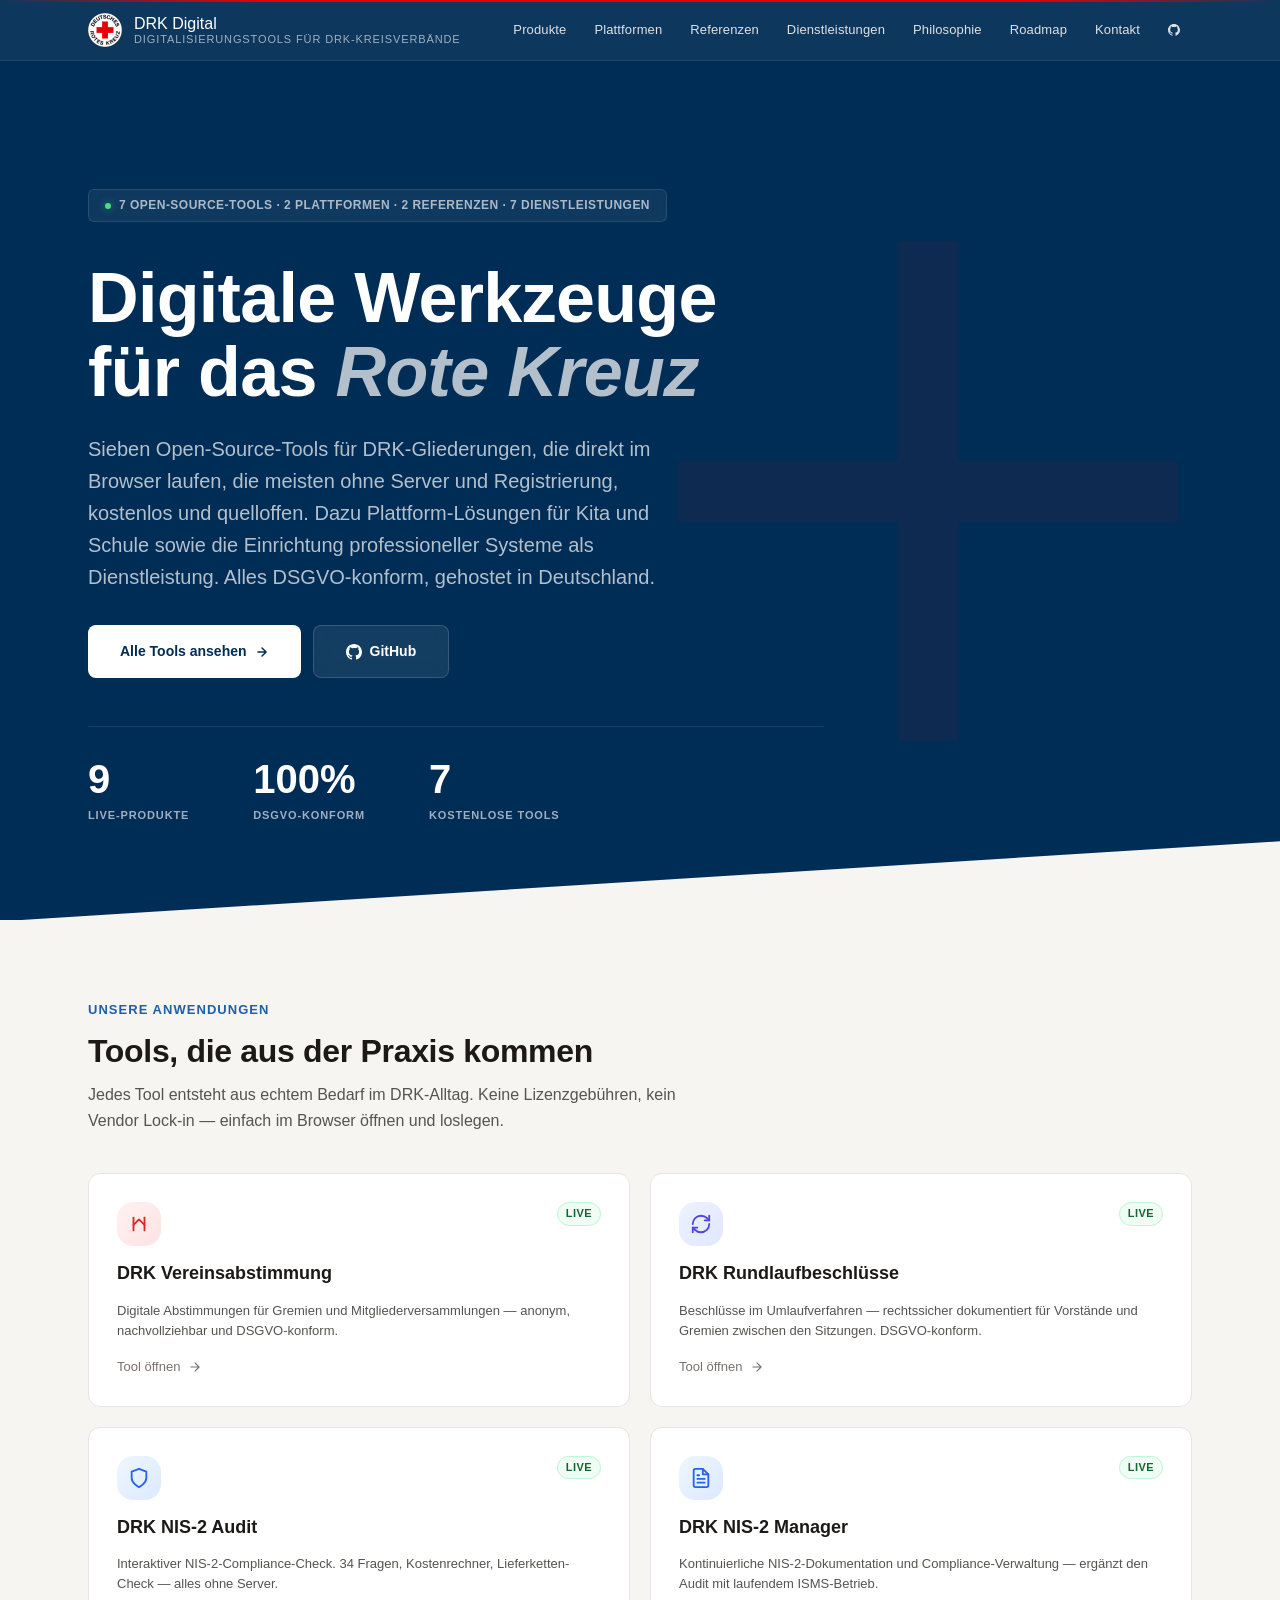
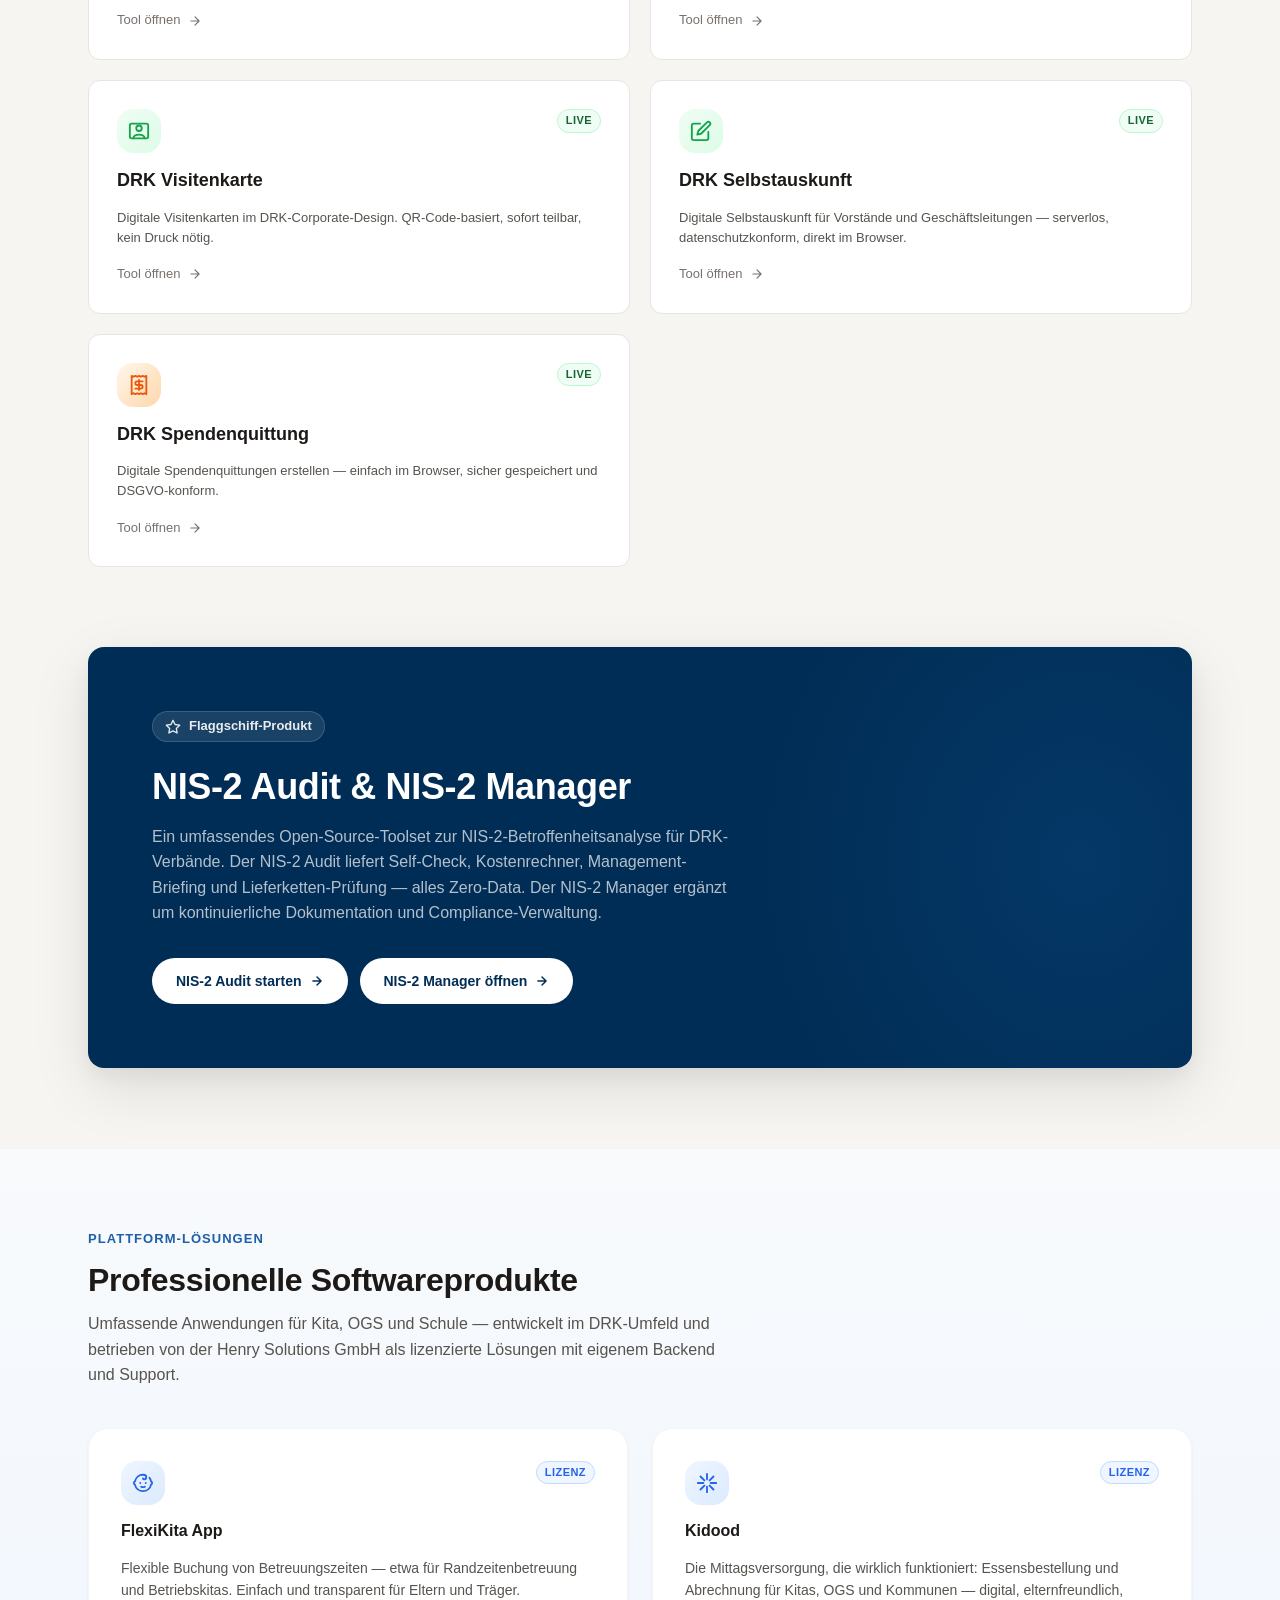
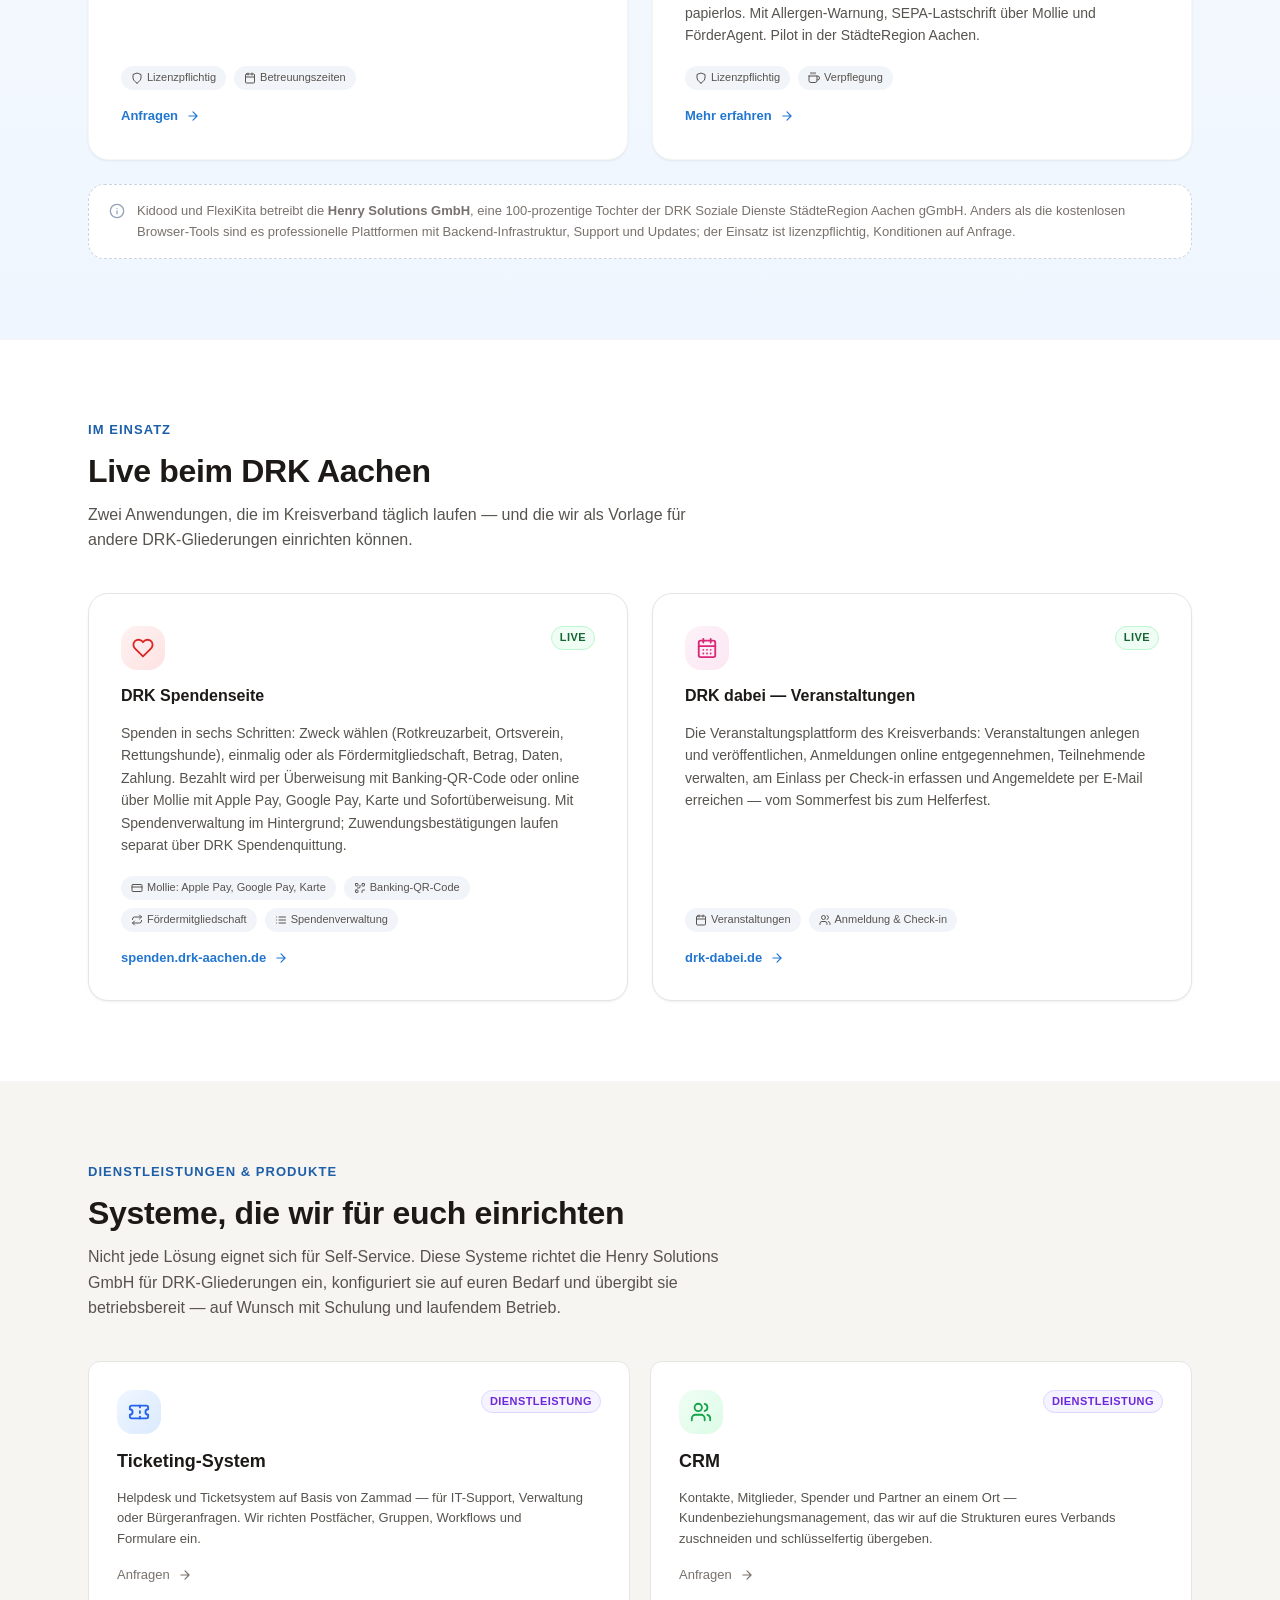
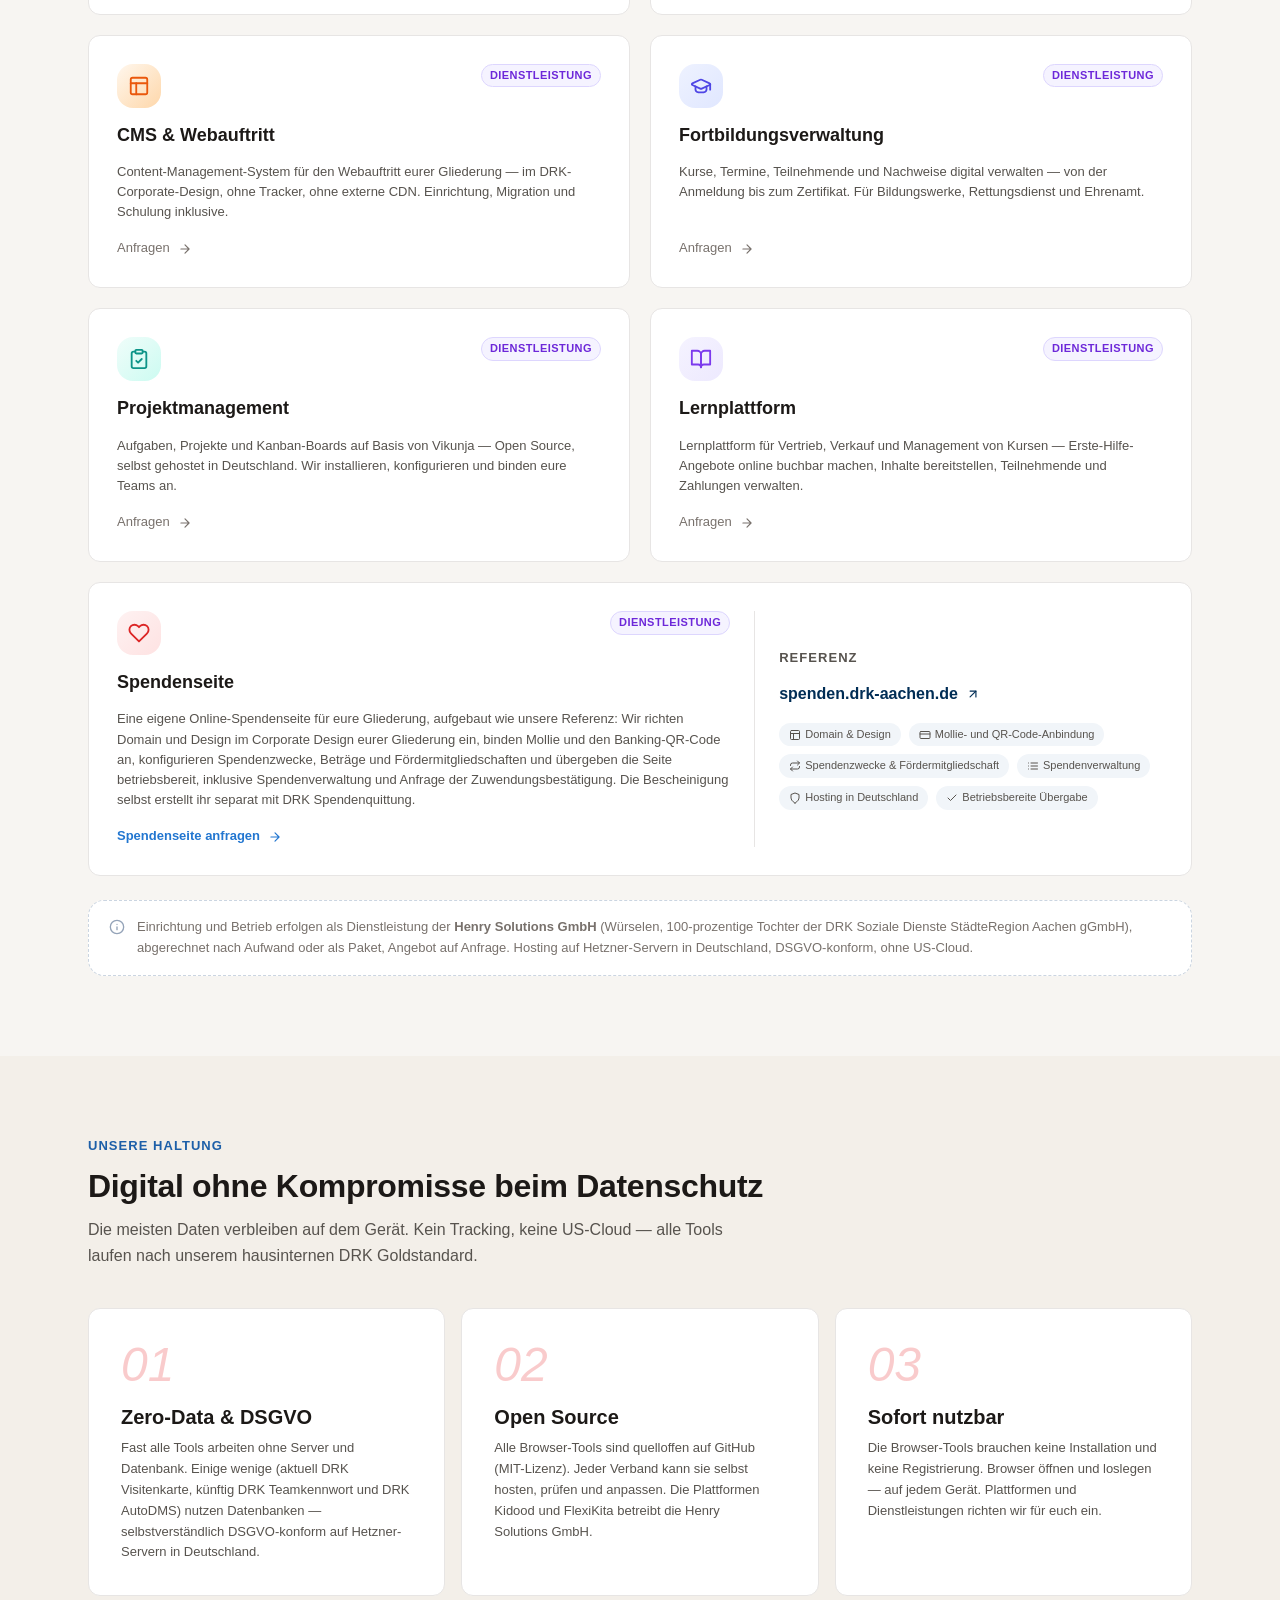
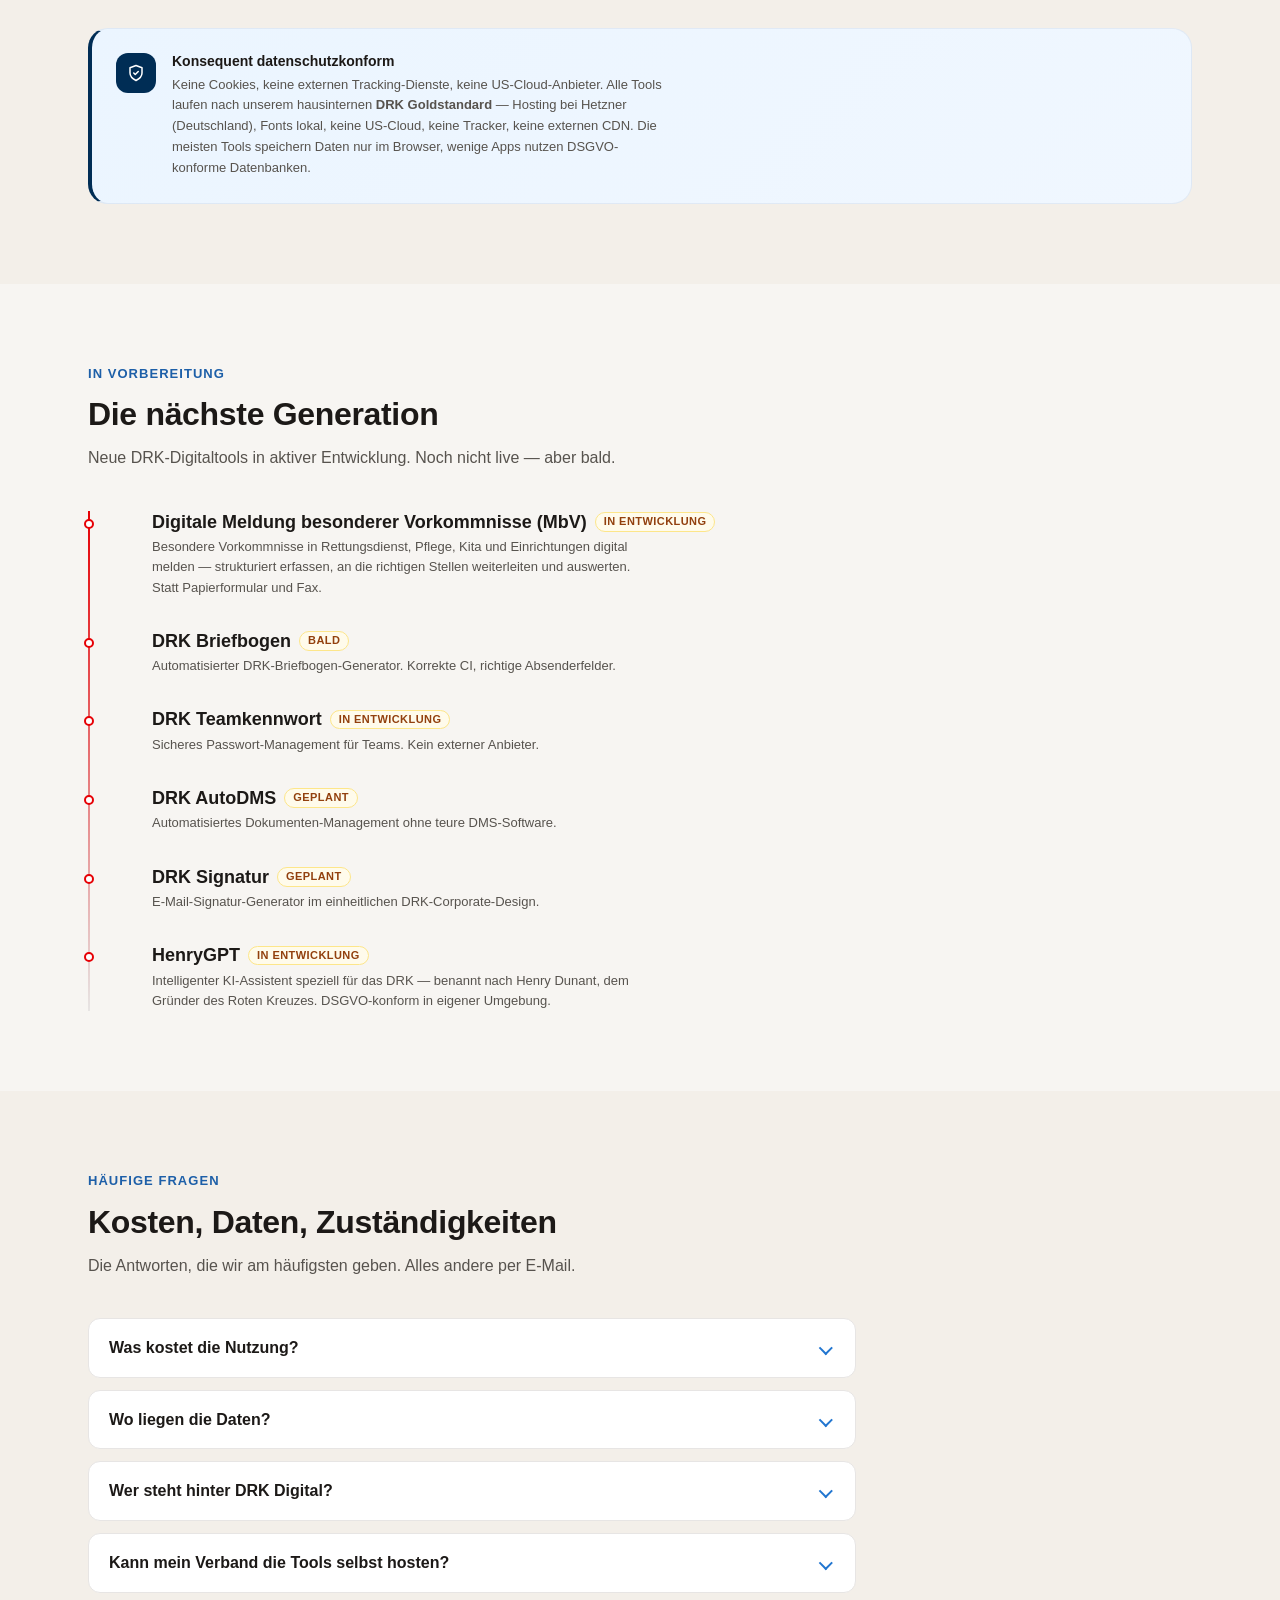
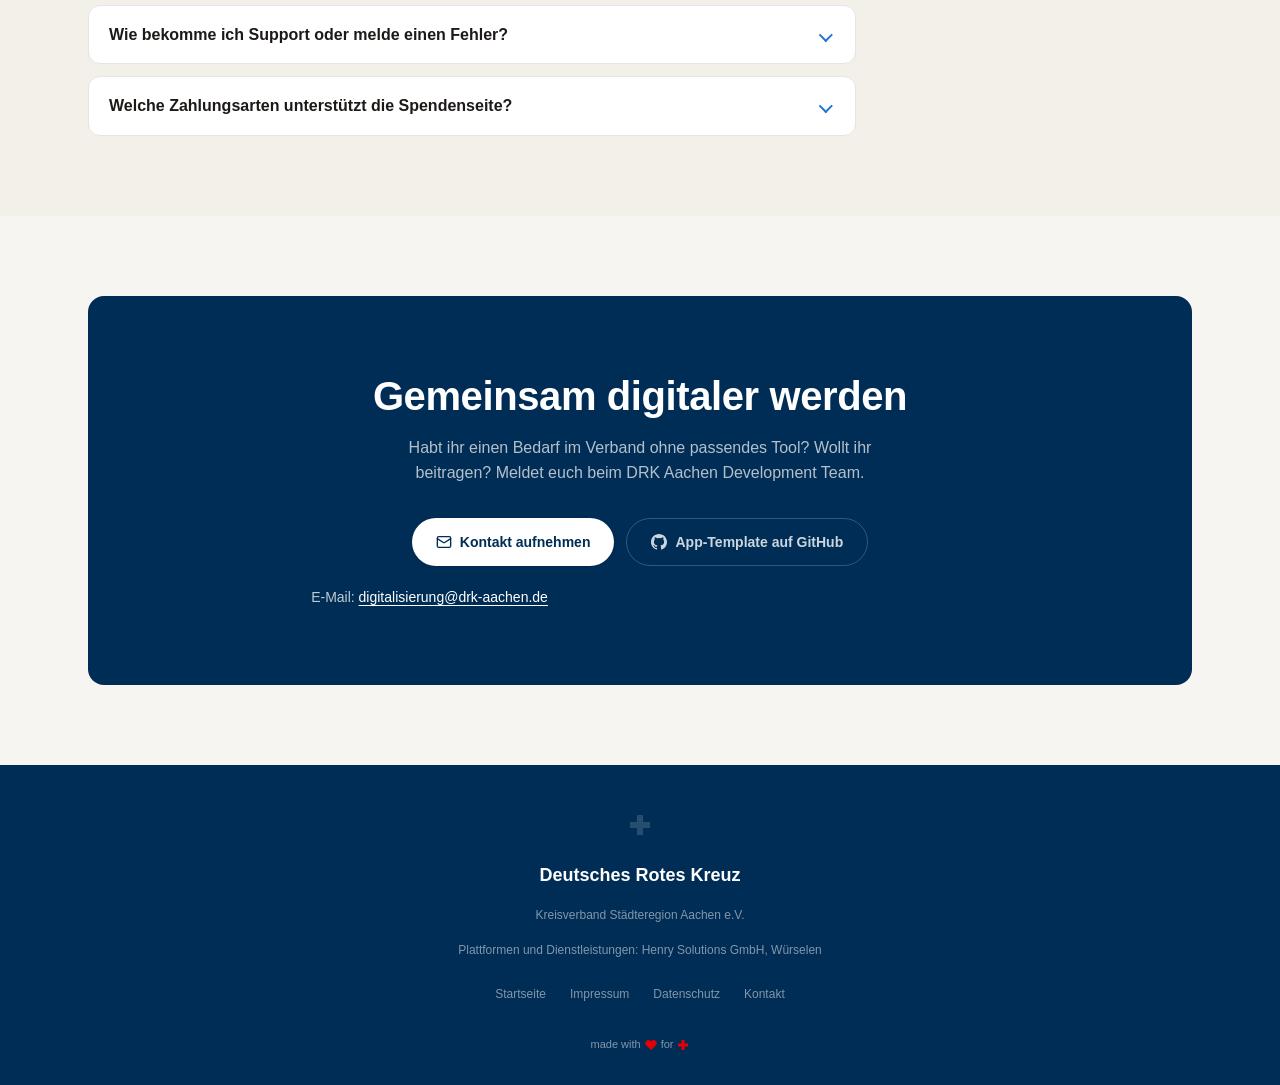
<file: index.html>
<!DOCTYPE html>
<html lang="de">
<head>
  <meta charset="UTF-8"/>
  <meta name="viewport" content="width=device-width,initial-scale=1.0"/>
  <title>DRK Digital – Tools, Plattformen & Services für das Rote Kreuz</title>
  <meta name="description" content="Open-Source-Tools für DRK-Gliederungen, Plattformen wie Kidood und Dienstleistungen von Spendenseite bis CRM. DSGVO-konform, gehostet in Deutschland."/>
  <link rel="icon" type="image/svg+xml" href="/favicon.svg"/>
  <link rel="icon" type="image/png" sizes="32x32" href="/favicon-32.png"/>
  <link rel="apple-touch-icon" sizes="180x180" href="/apple-touch-icon.png"/>
  <link rel="manifest" href="/site.webmanifest"/>

  <!-- SEO / Canonical -->
  <link rel="canonical" href="https://drk-digital.io/"/>
  <meta name="theme-color" content="#002d55"/>
  <meta name="color-scheme" content="light"/>
  <meta name="robots" content="index,follow"/>

  <!-- Open Graph -->
  <meta property="og:type" content="website"/>
  <meta property="og:site_name" content="DRK Digital"/>
  <meta property="og:locale" content="de_DE"/>
  <meta property="og:title" content="DRK Digital – Tools, Plattformen & Services für das Rote Kreuz"/>
  <meta property="og:description" content="Open-Source-Tools für DRK-Gliederungen, Plattformen wie Kidood und Dienstleistungen von Spendenseite bis CRM. DSGVO-konform, gehostet in Deutschland."/>
  <meta property="og:url" content="https://drk-digital.io/"/>
  <meta property="og:image" content="https://drk-digital.io/og-image.png"/>
  <meta property="og:image:width" content="1200"/>
  <meta property="og:image:height" content="630"/>
  <meta property="og:image:type" content="image/png"/>
  <meta property="og:image:alt" content="DRK Digital – Digitalisierungstools für das Rote Kreuz"/>

  <!-- Twitter Card -->
  <meta name="twitter:card" content="summary_large_image"/>
  <meta name="twitter:title" content="DRK Digital – Tools, Plattformen & Services für das Rote Kreuz"/>
  <meta name="twitter:description" content="Open-Source-Tools für DRK-Gliederungen, Plattformen wie Kidood und Dienstleistungen von Spendenseite bis CRM. DSGVO-konform, gehostet in Deutschland."/>
  <meta name="twitter:image" content="https://drk-digital.io/og-image.png"/>

  <!-- Structured Data -->
  <script type="application/ld+json">
  {
    "@context": "https://schema.org",
    "@graph": [
      {
        "@type": "Organization",
        "@id": "https://drk-digital.io/#organization",
        "name": "DRK-Kreisverband Städteregion Aachen e.V.",
        "url": "https://drk-digital.io/",
        "logo": "https://drk-digital.io/logo.png",
        "sameAs": [
          "https://github.com/DRKAachen",
          "https://www.drk-aachen.de/"
        ],
        "address": {
          "@type": "PostalAddress",
          "streetAddress": "Henry-Dunant-Platz 1",
          "postalCode": "52146",
          "addressLocality": "Würselen",
          "addressCountry": "DE"
        },
        "contactPoint": {
          "@type": "ContactPoint",
          "email": "digitalisierung@drk-aachen.de",
          "contactType": "customer service",
          "availableLanguage": [
            "de"
          ]
        }
      },
      {
        "@type": "Organization",
        "@id": "https://drk-digital.io/#henry-solutions",
        "name": "Henry Solutions GmbH",
        "url": "https://www.kidood.de/",
        "description": "Betreiberin der Plattform-Produkte Kidood und FlexiKita sowie der Digitalisierungs-Dienstleistungen von DRK Digital.",
        "address": {
          "@type": "PostalAddress",
          "streetAddress": "Sankt-Jobser-Straße 53",
          "postalCode": "52146",
          "addressLocality": "Würselen",
          "addressCountry": "DE"
        },
        "telephone": "+49 2405 6039-100",
        "email": "digitalisierung@drk-aachen.de",
        "parentOrganization": {
          "@type": "Organization",
          "name": "DRK Soziale Dienste StädteRegion Aachen gGmbH"
        }
      },
      {
        "@type": "WebSite",
        "@id": "https://drk-digital.io/#website",
        "url": "https://drk-digital.io/",
        "name": "DRK Digital",
        "description": "Open-Source-Tools für DRK-Gliederungen, Plattformen wie Kidood und Dienstleistungen von Spendenseite bis CRM. DSGVO-konform, gehostet in Deutschland.",
        "publisher": {
          "@id": "https://drk-digital.io/#organization"
        },
        "inLanguage": "de-DE"
      },
      {
        "@type": "ItemList",
        "@id": "https://drk-digital.io/#tools",
        "name": "Open-Source-Tools von DRK Digital",
        "itemListElement": [
          {
            "@type": "ListItem",
            "position": 1,
            "item": {
              "@type": "SoftwareApplication",
              "name": "DRK Vereinsabstimmung",
              "url": "https://drk-abstimmung.de",
              "description": "Digitale Abstimmungen für Gremien und Mitgliederversammlungen, anonym, nachvollziehbar und DSGVO-konform.",
              "applicationCategory": "BusinessApplication",
              "operatingSystem": "Web",
              "isAccessibleForFree": true,
              "offers": {
                "@type": "Offer",
                "price": "0",
                "priceCurrency": "EUR"
              },
              "license": "https://opensource.org/license/mit",
              "provider": {
                "@id": "https://drk-digital.io/#organization"
              }
            }
          },
          {
            "@type": "ListItem",
            "position": 2,
            "item": {
              "@type": "SoftwareApplication",
              "name": "DRK Rundlaufbeschlüsse",
              "url": "https://rundlauf.drk-abstimmung.de",
              "description": "Beschlüsse im Umlaufverfahren, rechtssicher dokumentiert für Vorstände und Gremien.",
              "applicationCategory": "BusinessApplication",
              "operatingSystem": "Web",
              "isAccessibleForFree": true,
              "offers": {
                "@type": "Offer",
                "price": "0",
                "priceCurrency": "EUR"
              },
              "license": "https://opensource.org/license/mit",
              "provider": {
                "@id": "https://drk-digital.io/#organization"
              }
            }
          },
          {
            "@type": "ListItem",
            "position": 3,
            "item": {
              "@type": "SoftwareApplication",
              "name": "DRK NIS-2 Audit",
              "url": "https://drk-nis2.de",
              "description": "Interaktiver NIS-2-Compliance-Check mit Kostenrechner und Lieferketten-Check, ohne Server.",
              "applicationCategory": "BusinessApplication",
              "operatingSystem": "Web",
              "isAccessibleForFree": true,
              "offers": {
                "@type": "Offer",
                "price": "0",
                "priceCurrency": "EUR"
              },
              "license": "https://opensource.org/license/mit",
              "provider": {
                "@id": "https://drk-digital.io/#organization"
              }
            }
          },
          {
            "@type": "ListItem",
            "position": 4,
            "item": {
              "@type": "SoftwareApplication",
              "name": "DRK NIS-2 Manager",
              "url": "https://drk-isms.de",
              "description": "Kontinuierliche NIS-2-Dokumentation und Compliance-Verwaltung.",
              "applicationCategory": "BusinessApplication",
              "operatingSystem": "Web",
              "isAccessibleForFree": true,
              "offers": {
                "@type": "Offer",
                "price": "0",
                "priceCurrency": "EUR"
              },
              "license": "https://opensource.org/license/mit",
              "provider": {
                "@id": "https://drk-digital.io/#organization"
              }
            }
          },
          {
            "@type": "ListItem",
            "position": 5,
            "item": {
              "@type": "SoftwareApplication",
              "name": "DRK Visitenkarte",
              "url": "https://drk-visitenkarte.de",
              "description": "Digitale Visitenkarten im DRK-Corporate-Design, QR-Code-basiert.",
              "applicationCategory": "BusinessApplication",
              "operatingSystem": "Web",
              "isAccessibleForFree": true,
              "offers": {
                "@type": "Offer",
                "price": "0",
                "priceCurrency": "EUR"
              },
              "license": "https://opensource.org/license/mit",
              "provider": {
                "@id": "https://drk-digital.io/#organization"
              }
            }
          },
          {
            "@type": "ListItem",
            "position": 6,
            "item": {
              "@type": "SoftwareApplication",
              "name": "DRK Selbstauskunft",
              "url": "https://drk-selbstauskunft.de",
              "description": "Digitale Selbstauskunft für Vorstände und Geschäftsleitungen, serverlos.",
              "applicationCategory": "BusinessApplication",
              "operatingSystem": "Web",
              "isAccessibleForFree": true,
              "offers": {
                "@type": "Offer",
                "price": "0",
                "priceCurrency": "EUR"
              },
              "license": "https://opensource.org/license/mit",
              "provider": {
                "@id": "https://drk-digital.io/#organization"
              }
            }
          },
          {
            "@type": "ListItem",
            "position": 7,
            "item": {
              "@type": "SoftwareApplication",
              "name": "DRK Spendenquittung",
              "url": "https://drk-spendenquittung.de",
              "description": "Digitale Spendenquittungen im Browser erstellen.",
              "applicationCategory": "BusinessApplication",
              "operatingSystem": "Web",
              "isAccessibleForFree": true,
              "offers": {
                "@type": "Offer",
                "price": "0",
                "priceCurrency": "EUR"
              },
              "license": "https://opensource.org/license/mit",
              "provider": {
                "@id": "https://drk-digital.io/#organization"
              }
            }
          }
        ]
      },
      {
        "@type": "FAQPage",
        "@id": "https://drk-digital.io/#faq",
        "mainEntity": [
          {
            "@type": "Question",
            "name": "Was kostet die Nutzung?",
            "acceptedAnswer": {
              "@type": "Answer",
              "text": "Die sieben Open-Source-Tools sind kostenlos, ohne Registrierung und ohne Lizenzgebühren. Kidood und FlexiKita sind lizenzpflichtige Plattformen mit eigenem Backend und Support. Dienstleistungen wie die Einrichtung einer Spendenseite oder eines Ticketing-Systems rechnen wir nach Aufwand oder als Paket ab, Angebot auf Anfrage."
            }
          },
          {
            "@type": "Question",
            "name": "Wo liegen die Daten?",
            "acceptedAnswer": {
              "@type": "Answer",
              "text": "Die Browser-Tools speichern Daten nur auf dem Gerät der Nutzenden. Wenige Tools und die Plattformen nutzen Datenbanken auf Hetzner-Servern in Deutschland, DSGVO-konform, ohne US-Cloud und ohne Tracking."
            }
          },
          {
            "@type": "Question",
            "name": "Wer steht hinter DRK Digital?",
            "acceptedAnswer": {
              "@type": "Answer",
              "text": "Die Open-Source-Tools und diese Website stellt der DRK-Kreisverband Städteregion Aachen e.V. bereit. Kidood, FlexiKita und die Dienstleistungen betreibt die Henry Solutions GmbH, eine 100-prozentige Tochter der DRK Soziale Dienste StädteRegion Aachen gGmbH."
            }
          },
          {
            "@type": "Question",
            "name": "Kann mein Verband die Tools selbst hosten?",
            "acceptedAnswer": {
              "@type": "Answer",
              "text": "Ja. Der Quellcode der Open-Source-Tools liegt auf GitHub unter MIT-Lizenz. Jede Gliederung kann ihn forken, anpassen und auf eigener Infrastruktur betreiben."
            }
          },
          {
            "@type": "Question",
            "name": "Wie bekomme ich Support oder melde einen Fehler?",
            "acceptedAnswer": {
              "@type": "Answer",
              "text": "Per E-Mail an digitalisierung@drk-aachen.de oder als Issue im jeweiligen GitHub-Repository. Sicherheitsmeldungen nehmen wir nach RFC 9116 über security.txt entgegen."
            }
          },
          {
            "@type": "Question",
            "name": "Welche Zahlungsarten unterstützt die Spendenseite?",
            "acceptedAnswer": {
              "@type": "Answer",
              "text": "Überweisung mit Banking-QR-Code sowie Online-Zahlung über Mollie mit Apple Pay, Google Pay, Karte und Sofortüberweisung, einmalig oder als Fördermitgliedschaft. Zuwendungsbestätigungen erstellt ihr separat mit DRK Spendenquittung."
            }
          }
        ]
      }
    ]
  }
  </script>

  <link rel="stylesheet" href="/styles.css"/>
  <link rel="stylesheet" href="/index.css"/>
  <noscript><link rel="stylesheet" href="/nojs.css"/></noscript>
  <script src="/main.js" defer></script>
</head>
<body>

  <a href="#main" class="skip-link">Zum Inhalt springen</a>

  <svg class="icon-sprite" hidden aria-hidden="true" focusable="false" xmlns="http://www.w3.org/2000/svg">
    <symbol id="i-arrow" viewBox="0 0 24 24" fill="none" stroke="currentColor" stroke-width="2" stroke-linecap="round" stroke-linejoin="round"><path d="M5 12h14M12 5l7 7-7 7"/></symbol>
    <symbol id="i-arrow-bold" viewBox="0 0 24 24" fill="none" stroke="currentColor" stroke-width="2.5" stroke-linecap="round" stroke-linejoin="round"><path d="M5 12h14M12 5l7 7-7 7"/></symbol>
    <symbol id="i-github" viewBox="0 0 24 24" fill="currentColor"><path d="M12 0C5.37 0 0 5.37 0 12c0 5.3 3.44 9.8 8.21 11.38.6.11.82-.26.82-.58v-2.03c-3.34.72-4.04-1.61-4.04-1.61-.55-1.38-1.33-1.75-1.33-1.75-1.09-.74.08-.73.08-.73 1.2.09 1.84 1.24 1.84 1.24 1.07 1.83 2.8 1.3 3.49 1 .1-.78.42-1.3.76-1.6-2.66-.3-5.47-1.33-5.47-5.93 0-1.31.47-2.38 1.24-3.22-.12-.3-.54-1.52.12-3.18 0 0 1.01-.32 3.3 1.23a11.5 11.5 0 0 1 3-.4c1.02 0 2.04.14 3 .4 2.28-1.55 3.29-1.23 3.29-1.23.66 1.66.24 2.88.12 3.18.77.84 1.24 1.91 1.24 3.22 0 4.61-2.81 5.63-5.48 5.93.43.37.81 1.1.81 2.22v3.29c0 .32.22.7.83.58C20.57 21.8 24 17.3 24 12c0-6.63-5.37-12-12-12z"/></symbol>
    <symbol id="i-cross" viewBox="0 0 24 24"><path d="M9 2h6v7h7v6h-7v7H9v-7H2V9h7V2z" fill="currentColor"/></symbol>
  </svg>

  <!-- ═══ HEADER ═══ -->
  <header class="header" id="header">
    <div class="header-inner">
      <a href="/" class="header-brand">
        <img src="/logo-68.png" alt="" width="34" height="34" decoding="async"/>
        <span class="header-brand-text">
          <span class="header-title">DRK Digital</span>
          <span class="header-subtitle">Digitalisierungstools für DRK-Kreisverbände</span>
        </span>
      </a>
      <nav class="header-nav" aria-label="Hauptnavigation">
        <a href="#produkte" class="nav-link">Produkte</a>
        <a href="#plattform" class="nav-link">Plattformen</a>
        <a href="#einsatz" class="nav-link">Referenzen</a>
        <a href="#dienstleistungen" class="nav-link">Dienstleistungen</a>
        <a href="#philosophie" class="nav-link">Philosophie</a>
        <a href="#roadmap" class="nav-link">Roadmap</a>
        <a href="mailto:digitalisierung@drk-aachen.de" class="nav-link">Kontakt</a>
        <a href="https://github.com/DRKAachen" target="_blank" rel="noopener" class="header-icon-btn" aria-label="DRK Aachen Development Team auf GitHub (öffnet in neuem Tab)">
          <svg width="18" height="18" aria-hidden="true" focusable="false"><use href="#i-github"/></svg>
        </a>
        <button type="button" class="mobile-menu-btn" aria-label="Menü öffnen" aria-expanded="false" aria-controls="mobile-nav">
          <svg width="20" height="20" viewBox="0 0 24 24" fill="none" stroke="currentColor" stroke-width="2" stroke-linecap="round" aria-hidden="true" focusable="false"><path d="M3 12h18M3 6h18M3 18h18"/></svg>
        </button>
      </nav>
    </div>
    <nav class="mobile-nav" id="mobile-nav" aria-label="Mobile Navigation">
      <a href="#produkte">Produkte</a>
      <a href="#plattform">Plattformen</a>
      <a href="#einsatz">Referenzen</a>
      <a href="#dienstleistungen">Dienstleistungen</a>
      <a href="#philosophie">Philosophie</a>
      <a href="#roadmap">Roadmap</a>
      <a href="mailto:digitalisierung@drk-aachen.de">Kontakt</a>
    </nav>
  </header>

  <main id="main">

  <!-- ═══ HERO ═══ -->
  <section class="hero">
    <div class="container">
      <div class="hero-content">
        <div class="hero-badge">
          <span class="hero-badge-dot"></span>
          7 Open-Source-Tools · 2 Plattformen · 2 Referenzen · 7 Dienstleistungen
        </div>
        <!-- H1 bewusst markenneutral und kurz (zweizeilig auf Desktop); Keywords DRK und Open Source stehen in Title, Description, Badge und Hero-Text. -->
        <h1>Digitale Werkzeuge <br/>für das <em>Rote Kreuz</em></h1>
        <p class="hero-description">
          Sieben Open-Source-Tools für DRK-Gliederungen, die direkt im Browser laufen, die meisten ohne Server und Registrierung, kostenlos und quelloffen. Dazu Plattform-Lösungen für Kita und Schule sowie die Einrichtung professioneller Systeme als Dienstleistung. Alles DSGVO-konform, gehostet in Deutschland.
        </p>
        <div class="hero-actions">
          <a href="#produkte" class="btn btn-primary">
            Alle Tools ansehen
            <svg width="14" height="14" aria-hidden="true" focusable="false"><use href="#i-arrow-bold"/></svg>
          </a>
          <a href="https://github.com/DRKAachen" target="_blank" rel="noopener" class="btn btn-secondary-light">
            <svg width="16" height="16" aria-hidden="true" focusable="false"><use href="#i-github"/></svg>
            GitHub <span class="sr-only">(öffnet in neuem Tab)</span>
          </a>
        </div>
        <div class="hero-stats">
          <div class="hero-stat">
            <div class="hero-stat-value">9</div>
            <div class="hero-stat-label">Live-Produkte</div>
          </div>
          <div class="hero-stat">
            <div class="hero-stat-value">100%</div>
            <div class="hero-stat-label">DSGVO-konform</div>
          </div>
          <div class="hero-stat">
            <div class="hero-stat-value">7</div>
            <div class="hero-stat-label">Kostenlose Tools</div>
          </div>
        </div>
      </div>
    </div>
  </section>

    <!-- ═══ PRODUKTE ═══ -->
    <section id="produkte" class="section">
      <div class="container">
        <div class="section-header fade-up">
          <div class="section-label">Unsere Anwendungen</div>
          <h2 class="section-title">Tools, die aus der Praxis kommen</h2>
          <p class="section-description">Jedes Tool entsteht aus echtem Bedarf im DRK-Alltag. Keine Lizenzgebühren, kein Vendor Lock-in — einfach im Browser öffnen und loslegen.</p>
        </div>

        <div class="products-grid stagger">

          <!-- Abstimmung -->
          <a href="https://drk-abstimmung.de" target="_blank" rel="noopener" class="product-card fade-up" aria-label="DRK Vereinsabstimmung öffnen (neuer Tab)">
            <div class="product-card-header">
              <div class="product-icon-wrap icon-red">
                <svg aria-hidden="true" focusable="false" width="22" height="22" viewBox="0 0 24 24" fill="none" stroke="currentColor" stroke-width="2" stroke-linecap="round" stroke-linejoin="round"><path d="m18 13-6-6-6 6"/><path d="M6 5v14"/><path d="M18 5v14"/></svg>
              </div>
              <span class="badge badge-live">Live</span>
            </div>
            <h3 class="product-card-name">DRK Vereinsabstimmung</h3>
            <p class="product-card-desc">Digitale Abstimmungen für Gremien und Mitgliederversammlungen — anonym, nachvollziehbar und DSGVO-konform.</p>
            <div class="product-card-footer">
              Tool öffnen <span class="sr-only">(öffnet in neuem Tab)</span>
              <svg width="14" height="14" aria-hidden="true" focusable="false"><use href="#i-arrow"/></svg>
            </div>
          </a>

          <!-- Rundlaufbeschlüsse -->
          <a href="https://rundlauf.drk-abstimmung.de" target="_blank" rel="noopener" class="product-card fade-up" aria-label="DRK Rundlaufbeschlüsse öffnen (neuer Tab)">
            <div class="product-card-header">
              <div class="product-icon-wrap icon-indigo">
                <svg aria-hidden="true" focusable="false" width="22" height="22" viewBox="0 0 24 24" fill="none" stroke="currentColor" stroke-width="2" stroke-linecap="round" stroke-linejoin="round"><path d="M21 12a9 9 0 0 1-9 9 9.75 9.75 0 0 1-6.74-2.74L3 16"/><path d="M3 12a9 9 0 0 1 9-9 9.75 9.75 0 0 1 6.74 2.74L21 8"/><path d="M21 3v5h-5"/><path d="M3 21v-5h5"/></svg>
              </div>
              <span class="badge badge-live">Live</span>
            </div>
            <h3 class="product-card-name">DRK Rundlaufbeschlüsse</h3>
            <p class="product-card-desc">Beschlüsse im Umlaufverfahren — rechtssicher dokumentiert für Vorstände und Gremien zwischen den Sitzungen. DSGVO-konform.</p>
            <div class="product-card-footer">
              Tool öffnen <span class="sr-only">(öffnet in neuem Tab)</span>
              <svg width="14" height="14" aria-hidden="true" focusable="false"><use href="#i-arrow"/></svg>
            </div>
          </a>

          <!-- NIS2 Audit -->
          <a href="https://drk-nis2.de" target="_blank" rel="noopener" class="product-card fade-up" aria-label="DRK NIS-2 Audit öffnen (neuer Tab)">
            <div class="product-card-header">
              <div class="product-icon-wrap icon-blue">
                <svg aria-hidden="true" focusable="false" width="22" height="22" viewBox="0 0 24 24" fill="none" stroke="currentColor" stroke-width="2" stroke-linecap="round" stroke-linejoin="round"><path d="M12 22s8-4 8-10V5l-8-3-8 3v7c0 6 8 10 8 10z"/></svg>
              </div>
              <span class="badge badge-live">Live</span>
            </div>
            <h3 class="product-card-name">DRK NIS-2 Audit</h3>
            <p class="product-card-desc">Interaktiver NIS-2-Compliance-Check. 34 Fragen, Kostenrechner, Lieferketten-Check — alles ohne Server.</p>
            <div class="product-card-footer">
              Tool öffnen <span class="sr-only">(öffnet in neuem Tab)</span>
              <svg width="14" height="14" aria-hidden="true" focusable="false"><use href="#i-arrow"/></svg>
            </div>
          </a>

          <!-- NIS2 Manager -->
          <a href="https://drk-isms.de" target="_blank" rel="noopener" class="product-card fade-up" aria-label="DRK NIS-2 Manager öffnen (neuer Tab)">
            <div class="product-card-header">
              <div class="product-icon-wrap icon-blue">
                <svg aria-hidden="true" focusable="false" width="22" height="22" viewBox="0 0 24 24" fill="none" stroke="currentColor" stroke-width="2" stroke-linecap="round" stroke-linejoin="round"><path d="M14 2H6a2 2 0 0 0-2 2v16a2 2 0 0 0 2 2h12a2 2 0 0 0 2-2V8z"/><path d="M14 2v6h6"/><path d="M16 13H8"/><path d="M16 17H8"/><path d="M10 9H8"/></svg>
              </div>
              <span class="badge badge-live">Live</span>
            </div>
            <h3 class="product-card-name">DRK NIS-2 Manager</h3>
            <p class="product-card-desc">Kontinuierliche NIS-2-Dokumentation und Compliance-Verwaltung — ergänzt den Audit mit laufendem ISMS-Betrieb.</p>
            <div class="product-card-footer">
              Tool öffnen <span class="sr-only">(öffnet in neuem Tab)</span>
              <svg width="14" height="14" aria-hidden="true" focusable="false"><use href="#i-arrow"/></svg>
            </div>
          </a>

          <!-- Visitenkarte -->
          <a href="https://drk-visitenkarte.de" target="_blank" rel="noopener" class="product-card fade-up" aria-label="DRK Visitenkarte öffnen (neuer Tab)">
            <div class="product-card-header">
              <div class="product-icon-wrap icon-green">
                <svg aria-hidden="true" focusable="false" width="22" height="22" viewBox="0 0 24 24" fill="none" stroke="currentColor" stroke-width="2" stroke-linecap="round" stroke-linejoin="round"><rect x="2" y="4" width="20" height="16" rx="2"/><path d="M12 12a3 3 0 1 0 0-6 3 3 0 0 0 0 6z"/><path d="M6 20c0-2 2-4 6-4s6 2 6 4"/></svg>
              </div>
              <span class="badge badge-live">Live</span>
            </div>
            <h3 class="product-card-name">DRK Visitenkarte</h3>
            <p class="product-card-desc">Digitale Visitenkarten im DRK-Corporate-Design. QR-Code-basiert, sofort teilbar, kein Druck nötig.</p>
            <div class="product-card-footer">
              Tool öffnen <span class="sr-only">(öffnet in neuem Tab)</span>
              <svg width="14" height="14" aria-hidden="true" focusable="false"><use href="#i-arrow"/></svg>
            </div>
          </a>

          <!-- Selbstauskunft -->
          <a href="https://drk-selbstauskunft.de" target="_blank" rel="noopener" class="product-card fade-up" aria-label="DRK Selbstauskunft öffnen (neuer Tab)">
            <div class="product-card-header">
              <div class="product-icon-wrap icon-green">
                <svg aria-hidden="true" focusable="false" width="22" height="22" viewBox="0 0 24 24" fill="none" stroke="currentColor" stroke-width="2" stroke-linecap="round" stroke-linejoin="round"><path d="M11 4H4a2 2 0 0 0-2 2v14a2 2 0 0 0 2 2h14a2 2 0 0 0 2-2v-7"/><path d="M18.5 2.5a2.121 2.121 0 0 1 3 3L12 15l-4 1 1-4 9.5-9.5z"/></svg>
              </div>
              <span class="badge badge-live">Live</span>
            </div>
            <h3 class="product-card-name">DRK Selbstauskunft</h3>
            <p class="product-card-desc">Digitale Selbstauskunft für Vorstände und Geschäftsleitungen — serverlos, datenschutzkonform, direkt im Browser.</p>
            <div class="product-card-footer">
              Tool öffnen <span class="sr-only">(öffnet in neuem Tab)</span>
              <svg width="14" height="14" aria-hidden="true" focusable="false"><use href="#i-arrow"/></svg>
            </div>
          </a>



          <!-- Spendenquittung -->
          <a href="https://drk-spendenquittung.de" target="_blank" rel="noopener" class="product-card fade-up" aria-label="DRK Spendenquittung öffnen (neuer Tab)">
            <div class="product-card-header">
              <div class="product-icon-wrap icon-orange">
                <svg aria-hidden="true" focusable="false" width="22" height="22" viewBox="0 0 24 24" fill="none" stroke="currentColor" stroke-width="2" stroke-linecap="round" stroke-linejoin="round"><path d="M4 2v20l2-1 2 1 2-1 2 1 2-1 2 1 2-1 2 1V2l-2 1-2-1-2 1-2-1-2 1-2-1-2 1-2-1z"/><path d="M16 8h-6a2 2 0 1 0 0 4h4a2 2 0 1 1 0 4H8"/><path d="M12 17.5v-11"/></svg>
              </div>
              <span class="badge badge-live">Live</span>
            </div>
            <h3 class="product-card-name">DRK Spendenquittung</h3>
            <p class="product-card-desc">Digitale Spendenquittungen erstellen — einfach im Browser, sicher gespeichert und DSGVO-konform.</p>
            <div class="product-card-footer">
              Tool öffnen <span class="sr-only">(öffnet in neuem Tab)</span>
              <svg width="14" height="14" aria-hidden="true" focusable="false"><use href="#i-arrow"/></svg>
            </div>
          </a>

        </div>
      </div>
    </section>

    <!-- ═══ FLAGGSCHIFF ═══ -->
    <section class="section section--flush" aria-labelledby="flaggschiff-title">
      <div class="container">
        <div class="featured-card fade-up">
          <div class="featured-card-content">
            <div class="featured-card-badge">
              <svg aria-hidden="true" focusable="false" width="16" height="16" viewBox="0 0 24 24" fill="none" stroke="currentColor" stroke-width="2" stroke-linecap="round" stroke-linejoin="round"><polygon points="12 2 15.09 8.26 22 9.27 17 14.14 18.18 21.02 12 17.77 5.82 21.02 7 14.14 2 9.27 8.91 8.26 12 2"/></svg>
              Flaggschiff-Produkt
            </div>
            <h3 id="flaggschiff-title">NIS-2 Audit &amp; NIS-2 Manager</h3>
            <p>
              Ein umfassendes Open-Source-Toolset zur NIS-2-Betroffenheitsanalyse für DRK-Verbände. Der NIS-2 Audit liefert Self-Check, Kostenrechner, Management-Briefing und Lieferketten-Prüfung — alles Zero-Data. Der NIS-2 Manager ergänzt um kontinuierliche Dokumentation und Compliance-Verwaltung.
            </p>
            <div class="featured-card-actions">
              <a href="https://drk-nis2.de" target="_blank" rel="noopener" class="btn-featured">
                NIS-2 Audit starten
                <svg width="14" height="14" aria-hidden="true" focusable="false"><use href="#i-arrow-bold"/></svg> <span class="sr-only">(öffnet in neuem Tab)</span>
              </a>
              <a href="https://drk-isms.de" target="_blank" rel="noopener" class="btn-featured">
                NIS-2 Manager öffnen
                <svg width="14" height="14" aria-hidden="true" focusable="false"><use href="#i-arrow-bold"/></svg> <span class="sr-only">(öffnet in neuem Tab)</span>
              </a>
            </div>
          </div>
        </div>
      </div>
    </section>

    <!-- ═══ PLATTFORM-LÖSUNGEN ═══ -->
    <section id="plattform" class="section platform-section">
      <div class="container">
        <div class="section-header fade-up">
          <div class="section-label">Plattform-Lösungen</div>
          <h2 class="section-title">Professionelle Softwareprodukte</h2>
          <p class="section-description">Umfassende Anwendungen für Kita, OGS und Schule — entwickelt im DRK-Umfeld und betrieben von der Henry Solutions GmbH als lizenzierte Lösungen mit eigenem Backend und Support.</p>
        </div>

        <div class="platform-grid stagger">

          <!-- FlexiKita -->
          <a href="mailto:digitalisierung@drk-aachen.de?subject=Anfrage%20FlexiKita%20App" class="platform-card fade-up" aria-label="FlexiKita App per E-Mail anfragen">
            <div class="platform-card-header">
              <div class="product-icon-wrap icon-blue">
                <svg aria-hidden="true" focusable="false" width="22" height="22" viewBox="0 0 24 24" fill="none" stroke="currentColor" stroke-width="2" stroke-linecap="round" stroke-linejoin="round"><path d="M9 12h.01"/><path d="M15 12h.01"/><path d="M10 16c.5.3 1.2.5 2 .5s1.5-.2 2-.5"/><path d="M19 6.3a9 9 0 0 1 1.8 3.9 2 2 0 0 1 0 3.6 9 9 0 0 1-17.6 0 2 2 0 0 1 0-3.6A9 9 0 0 1 12 3c2 0 3.5 1.1 3.5 2.5s-.9 2.5-2 2.5c-.8 0-1.5-.4-1.5-1"/></svg>
              </div>
              <span class="badge badge-license">Lizenz</span>
            </div>
            <h3 class="platform-card-name">FlexiKita App</h3>
            <p class="platform-card-desc">Flexible Buchung von Betreuungszeiten — etwa für Randzeitenbetreuung und Betriebskitas. Einfach und transparent für Eltern und Träger.</p>
            <div class="platform-card-meta">
              <span class="platform-tag">
                <svg aria-hidden="true" focusable="false" viewBox="0 0 24 24" fill="none" stroke="currentColor" stroke-width="2" stroke-linecap="round" stroke-linejoin="round"><path d="M12 22s8-4 8-10V5l-8-3-8 3v7c0 6 8 10 8 10z"/></svg>
                Lizenzpflichtig
              </span>
              <span class="platform-tag">
                <svg aria-hidden="true" focusable="false" viewBox="0 0 24 24" fill="none" stroke="currentColor" stroke-width="2" stroke-linecap="round" stroke-linejoin="round"><rect x="3" y="4" width="18" height="18" rx="2" ry="2"/><line x1="16" y1="2" x2="16" y2="6"/><line x1="8" y1="2" x2="8" y2="6"/><line x1="3" y1="10" x2="21" y2="10"/></svg>
                Betreuungszeiten
              </span>
            </div>
            <div class="platform-card-footer">
              Anfragen <span class="sr-only">(per E-Mail)</span>
              <svg width="14" height="14" aria-hidden="true" focusable="false"><use href="#i-arrow"/></svg>
            </div>
          </a>

          <!-- Kidood -->
          <a href="https://www.kidood.de" target="_blank" rel="noopener" class="platform-card fade-up" aria-label="Kidood öffnen (neuer Tab)">
            <div class="platform-card-header">
              <div class="product-icon-wrap icon-blue">
                <svg aria-hidden="true" focusable="false" width="22" height="22" viewBox="0 0 24 24" fill="none" stroke="currentColor" stroke-width="2" stroke-linecap="round" stroke-linejoin="round"><path d="M2 12h6"/><path d="M22 12h-6"/><path d="M12 2v6"/><path d="M12 22v-6"/><path d="m4.93 4.93 4.24 4.24"/><path d="m14.83 14.83 4.24 4.24"/><path d="m19.07 4.93-4.24 4.24"/><path d="m9.17 14.83-4.24 4.24"/></svg>
              </div>
              <span class="badge badge-license">Lizenz</span>
            </div>
            <h3 class="platform-card-name">Kidood</h3>
            <p class="platform-card-desc">Die Mittagsversorgung, die wirklich funktioniert: Essensbestellung und Abrechnung für Kitas, OGS und Kommunen — digital, elternfreundlich, papierlos. Mit Allergen-Warnung, SEPA-Lastschrift über Mollie und FörderAgent. Pilot in der StädteRegion Aachen.</p>
            <div class="platform-card-meta">
              <span class="platform-tag">
                <svg aria-hidden="true" focusable="false" viewBox="0 0 24 24" fill="none" stroke="currentColor" stroke-width="2" stroke-linecap="round" stroke-linejoin="round"><path d="M12 22s8-4 8-10V5l-8-3-8 3v7c0 6 8 10 8 10z"/></svg>
                Lizenzpflichtig
              </span>
              <span class="platform-tag">
                <svg aria-hidden="true" focusable="false" viewBox="0 0 24 24" fill="none" stroke="currentColor" stroke-width="2" stroke-linecap="round" stroke-linejoin="round"><path d="M18 8h1a4 4 0 0 1 0 8h-1"/><path d="M2 8h16v9a4 4 0 0 1-4 4H6a4 4 0 0 1-4-4V8z"/><line x1="6" y1="1" x2="6" y2="4"/><line x1="10" y1="1" x2="10" y2="4"/><line x1="14" y1="1" x2="14" y2="4"/></svg>
                Verpflegung
              </span>
            </div>
            <div class="platform-card-footer">
              Mehr erfahren <span class="sr-only">(öffnet in neuem Tab)</span>
              <svg width="14" height="14" aria-hidden="true" focusable="false"><use href="#i-arrow"/></svg>
            </div>
          </a>

        </div>

        <div class="platform-note fade-up">
          <svg aria-hidden="true" focusable="false" width="16" height="16" viewBox="0 0 24 24" fill="none" stroke="currentColor" stroke-width="2" stroke-linecap="round" stroke-linejoin="round"><circle cx="12" cy="12" r="10"/><line x1="12" y1="16" x2="12" y2="12"/><line x1="12" y1="8" x2="12.01" y2="8"/></svg>
          <span>Kidood und FlexiKita betreibt die <strong>Henry Solutions GmbH</strong>, eine 100-prozentige Tochter der DRK Soziale Dienste StädteRegion Aachen gGmbH. Anders als die kostenlosen Browser-Tools sind es professionelle Plattformen mit Backend-Infrastruktur, Support und Updates; der Einsatz ist lizenzpflichtig, Konditionen auf Anfrage.</span>
        </div>
      </div>
    </section>


    <!-- ═══ IM EINSATZ ═══ -->
    <section id="einsatz" class="section einsatz-section">
      <div class="container">
        <div class="section-header fade-up">
          <div class="section-label">Im Einsatz</div>
          <h2 class="section-title">Live beim DRK Aachen</h2>
          <p class="section-description">Zwei Anwendungen, die im Kreisverband täglich laufen — und die wir als Vorlage für andere DRK-Gliederungen einrichten können.</p>
        </div>

        <div class="platform-grid stagger">

          <!-- Spendenseite -->
          <a href="https://spenden.drk-aachen.de" target="_blank" rel="noopener" class="platform-card fade-up" aria-label="DRK Spendenseite öffnen (neuer Tab)">
            <div class="platform-card-header">
              <div class="product-icon-wrap icon-red">
                <svg aria-hidden="true" focusable="false" width="22" height="22" viewBox="0 0 24 24" fill="none" stroke="currentColor" stroke-width="2" stroke-linecap="round" stroke-linejoin="round"><path d="M20.84 4.61a5.5 5.5 0 0 0-7.78 0L12 5.67l-1.06-1.06a5.5 5.5 0 0 0-7.78 7.78l1.06 1.06L12 21.23l7.78-7.78 1.06-1.06a5.5 5.5 0 0 0 0-7.78z"/></svg>
              </div>
              <span class="badge badge-live">Live</span>
            </div>
            <h3 class="platform-card-name">DRK Spendenseite</h3>
            <p class="platform-card-desc">Spenden in sechs Schritten: Zweck wählen (Rotkreuzarbeit, Ortsverein, Rettungshunde), einmalig oder als Fördermitgliedschaft, Betrag, Daten, Zahlung. Bezahlt wird per Überweisung mit Banking-QR-Code oder online über Mollie mit Apple Pay, Google Pay, Karte und Sofortüberweisung. Mit Spendenverwaltung im Hintergrund; Zuwendungsbestätigungen laufen separat über DRK Spendenquittung.</p>
            <div class="platform-card-meta">
              <span class="platform-tag"><svg aria-hidden="true" focusable="false" viewBox="0 0 24 24" fill="none" stroke="currentColor" stroke-width="2" stroke-linecap="round" stroke-linejoin="round"><rect x="2" y="5" width="20" height="14" rx="2"/><line x1="2" y1="10" x2="22" y2="10"/></svg>Mollie: Apple Pay, Google Pay, Karte</span>
              <span class="platform-tag"><svg aria-hidden="true" focusable="false" viewBox="0 0 24 24" fill="none" stroke="currentColor" stroke-width="2" stroke-linecap="round" stroke-linejoin="round"><rect x="3" y="3" width="5" height="5" rx="1"/><rect x="16" y="3" width="5" height="5" rx="1"/><rect x="3" y="16" width="5" height="5" rx="1"/><path d="M21 16h-3a2 2 0 0 0-2 2v3"/><path d="M12 7v3a2 2 0 0 1-2 2H7"/></svg>Banking-QR-Code</span>
              <span class="platform-tag"><svg aria-hidden="true" focusable="false" viewBox="0 0 24 24" fill="none" stroke="currentColor" stroke-width="2" stroke-linecap="round" stroke-linejoin="round"><path d="M17 2l4 4-4 4"/><path d="M3 11v-1a4 4 0 0 1 4-4h14"/><path d="M7 22l-4-4 4-4"/><path d="M21 13v1a4 4 0 0 1-4 4H3"/></svg>Fördermitgliedschaft</span>
              <span class="platform-tag"><svg aria-hidden="true" focusable="false" viewBox="0 0 24 24" fill="none" stroke="currentColor" stroke-width="2" stroke-linecap="round" stroke-linejoin="round"><path d="M8 6h13"/><path d="M8 12h13"/><path d="M8 18h13"/><path d="M3 6h.01"/><path d="M3 12h.01"/><path d="M3 18h.01"/></svg>Spendenverwaltung</span>
            </div>
            <div class="platform-card-footer">
              spenden.drk-aachen.de <span class="sr-only">(öffnet in neuem Tab)</span>
              <svg width="14" height="14" aria-hidden="true" focusable="false"><use href="#i-arrow"/></svg>
            </div>
          </a>

          <!-- Veranstaltungen -->
          <a href="https://drk-dabei.de" target="_blank" rel="noopener" class="platform-card fade-up" aria-label="DRK dabei — Veranstaltungen öffnen (neuer Tab)">
            <div class="platform-card-header">
              <div class="product-icon-wrap icon-pink">
                <svg aria-hidden="true" focusable="false" width="22" height="22" viewBox="0 0 24 24" fill="none" stroke="currentColor" stroke-width="2" stroke-linecap="round" stroke-linejoin="round"><rect x="3" y="4" width="18" height="18" rx="2" ry="2"/><line x1="16" y1="2" x2="16" y2="6"/><line x1="8" y1="2" x2="8" y2="6"/><line x1="3" y1="10" x2="21" y2="10"/><path d="M8 14h.01"/><path d="M12 14h.01"/><path d="M16 14h.01"/><path d="M8 18h.01"/><path d="M12 18h.01"/><path d="M16 18h.01"/></svg>
              </div>
              <span class="badge badge-live">Live</span>
            </div>
            <h3 class="platform-card-name">DRK dabei — Veranstaltungen</h3>
            <p class="platform-card-desc">Die Veranstaltungsplattform des Kreisverbands: Veranstaltungen anlegen und veröffentlichen, Anmeldungen online entgegennehmen, Teilnehmende verwalten, am Einlass per Check-in erfassen und Angemeldete per E-Mail erreichen — vom Sommerfest bis zum Helferfest.</p>
            <div class="platform-card-meta">
              <span class="platform-tag">
                <svg aria-hidden="true" focusable="false" viewBox="0 0 24 24" fill="none" stroke="currentColor" stroke-width="2" stroke-linecap="round" stroke-linejoin="round"><rect x="3" y="4" width="18" height="18" rx="2" ry="2"/><line x1="16" y1="2" x2="16" y2="6"/><line x1="8" y1="2" x2="8" y2="6"/><line x1="3" y1="10" x2="21" y2="10"/></svg>
                Veranstaltungen
              </span>
              <span class="platform-tag">
                <svg aria-hidden="true" focusable="false" viewBox="0 0 24 24" fill="none" stroke="currentColor" stroke-width="2" stroke-linecap="round" stroke-linejoin="round"><path d="M16 21v-2a4 4 0 0 0-4-4H6a4 4 0 0 0-4 4v2"/><circle cx="9" cy="7" r="4"/><path d="M22 21v-2a4 4 0 0 0-3-3.87"/><path d="M16 3.13a4 4 0 0 1 0 7.75"/></svg>
                Anmeldung &amp; Check-in
              </span>
            </div>
            <div class="platform-card-footer">
              drk-dabei.de <span class="sr-only">(öffnet in neuem Tab)</span>
              <svg width="14" height="14" aria-hidden="true" focusable="false"><use href="#i-arrow"/></svg>
            </div>
          </a>

        </div>
      </div>
    </section>

    <!-- ═══ DIENSTLEISTUNGEN & PRODUKTE ═══ -->
    <section id="dienstleistungen" class="section">
      <div class="container">
        <div class="section-header fade-up">
          <div class="section-label">Dienstleistungen &amp; Produkte</div>
          <h2 class="section-title">Systeme, die wir für euch einrichten</h2>
          <p class="section-description">Nicht jede Lösung eignet sich für Self-Service. Diese Systeme richtet die Henry Solutions GmbH für DRK-Gliederungen ein, konfiguriert sie auf euren Bedarf und übergibt sie betriebsbereit — auf Wunsch mit Schulung und laufendem Betrieb.</p>
        </div>

        <div class="products-grid stagger">

          <!-- Ticketing-System -->
          <a href="mailto:digitalisierung@drk-aachen.de?subject=Anfrage%20Ticketing-System" class="product-card fade-up" aria-label="Ticketing-System per E-Mail anfragen">
            <div class="product-card-header">
              <div class="product-icon-wrap icon-blue">
                <svg aria-hidden="true" focusable="false" width="22" height="22" viewBox="0 0 24 24" fill="none" stroke="currentColor" stroke-width="2" stroke-linecap="round" stroke-linejoin="round"><path d="M2 9a3 3 0 0 1 0 6v2a2 2 0 0 0 2 2h16a2 2 0 0 0 2-2v-2a3 3 0 0 1 0-6V7a2 2 0 0 0-2-2H4a2 2 0 0 0-2 2Z"/><path d="M13 5v2"/><path d="M13 17v2"/><path d="M13 11v2"/></svg>
              </div>
              <span class="badge badge-service">Dienstleistung</span>
            </div>
            <h3 class="product-card-name">Ticketing-System</h3>
            <p class="product-card-desc">Helpdesk und Ticketsystem auf Basis von Zammad — für IT-Support, Verwaltung oder Bürgeranfragen. Wir richten Postfächer, Gruppen, Workflows und Formulare ein.</p>
            <div class="product-card-footer">
              Anfragen <span class="sr-only">(per E-Mail)</span>
              <svg width="14" height="14" aria-hidden="true" focusable="false"><use href="#i-arrow"/></svg>
            </div>
          </a>

          <!-- CRM -->
          <a href="mailto:digitalisierung@drk-aachen.de?subject=Anfrage%20CRM" class="product-card fade-up" aria-label="CRM per E-Mail anfragen">
            <div class="product-card-header">
              <div class="product-icon-wrap icon-green">
                <svg aria-hidden="true" focusable="false" width="22" height="22" viewBox="0 0 24 24" fill="none" stroke="currentColor" stroke-width="2" stroke-linecap="round" stroke-linejoin="round"><path d="M16 21v-2a4 4 0 0 0-4-4H6a4 4 0 0 0-4 4v2"/><circle cx="9" cy="7" r="4"/><path d="M22 21v-2a4 4 0 0 0-3-3.87"/><path d="M16 3.13a4 4 0 0 1 0 7.75"/></svg>
              </div>
              <span class="badge badge-service">Dienstleistung</span>
            </div>
            <h3 class="product-card-name">CRM</h3>
            <p class="product-card-desc">Kontakte, Mitglieder, Spender und Partner an einem Ort — Kundenbeziehungsmanagement, das wir auf die Strukturen eures Verbands zuschneiden und schlüsselfertig übergeben.</p>
            <div class="product-card-footer">
              Anfragen <span class="sr-only">(per E-Mail)</span>
              <svg width="14" height="14" aria-hidden="true" focusable="false"><use href="#i-arrow"/></svg>
            </div>
          </a>

          <!-- CMS &amp; Webauftritt -->
          <a href="mailto:digitalisierung@drk-aachen.de?subject=Anfrage%20CMS" class="product-card fade-up" aria-label="CMS & Webauftritt per E-Mail anfragen">
            <div class="product-card-header">
              <div class="product-icon-wrap icon-orange">
                <svg aria-hidden="true" focusable="false" width="22" height="22" viewBox="0 0 24 24" fill="none" stroke="currentColor" stroke-width="2" stroke-linecap="round" stroke-linejoin="round"><rect width="18" height="18" x="3" y="3" rx="2"/><path d="M3 9h18"/><path d="M9 21V9"/></svg>
              </div>
              <span class="badge badge-service">Dienstleistung</span>
            </div>
            <h3 class="product-card-name">CMS &amp; Webauftritt</h3>
            <p class="product-card-desc">Content-Management-System für den Webauftritt eurer Gliederung — im DRK-Corporate-Design, ohne Tracker, ohne externe CDN. Einrichtung, Migration und Schulung inklusive.</p>
            <div class="product-card-footer">
              Anfragen <span class="sr-only">(per E-Mail)</span>
              <svg width="14" height="14" aria-hidden="true" focusable="false"><use href="#i-arrow"/></svg>
            </div>
          </a>

          <!-- Fortbildungsverwaltung -->
          <a href="mailto:digitalisierung@drk-aachen.de?subject=Anfrage%20Fortbildungsverwaltung" class="product-card fade-up" aria-label="Fortbildungsverwaltung per E-Mail anfragen">
            <div class="product-card-header">
              <div class="product-icon-wrap icon-indigo">
                <svg aria-hidden="true" focusable="false" width="22" height="22" viewBox="0 0 24 24" fill="none" stroke="currentColor" stroke-width="2" stroke-linecap="round" stroke-linejoin="round"><path d="M21.42 10.922a1 1 0 0 0-.019-1.838L12.83 5.18a2 2 0 0 0-1.66 0L2.6 9.08a1 1 0 0 0 0 1.832l8.57 3.908a2 2 0 0 0 1.66 0z"/><path d="M22 10v6"/><path d="M6 12.5V16a6 3 0 0 0 12 0v-3.5"/></svg>
              </div>
              <span class="badge badge-service">Dienstleistung</span>
            </div>
            <h3 class="product-card-name">Fortbildungsverwaltung</h3>
            <p class="product-card-desc">Kurse, Termine, Teilnehmende und Nachweise digital verwalten — von der Anmeldung bis zum Zertifikat. Für Bildungswerke, Rettungsdienst und Ehrenamt.</p>
            <div class="product-card-footer">
              Anfragen <span class="sr-only">(per E-Mail)</span>
              <svg width="14" height="14" aria-hidden="true" focusable="false"><use href="#i-arrow"/></svg>
            </div>
          </a>

          <!-- Projektmanagement -->
          <a href="mailto:digitalisierung@drk-aachen.de?subject=Anfrage%20Projektmanagement%20(Vikunja)" class="product-card fade-up" aria-label="Projektmanagement per E-Mail anfragen">
            <div class="product-card-header">
              <div class="product-icon-wrap icon-teal">
                <svg aria-hidden="true" focusable="false" width="22" height="22" viewBox="0 0 24 24" fill="none" stroke="currentColor" stroke-width="2" stroke-linecap="round" stroke-linejoin="round"><rect width="8" height="4" x="8" y="2" rx="1" ry="1"/><path d="M16 4h2a2 2 0 0 1 2 2v14a2 2 0 0 1-2 2H6a2 2 0 0 1-2-2V6a2 2 0 0 1 2-2h2"/><path d="m9 14 2 2 4-4"/></svg>
              </div>
              <span class="badge badge-service">Dienstleistung</span>
            </div>
            <h3 class="product-card-name">Projektmanagement</h3>
            <p class="product-card-desc">Aufgaben, Projekte und Kanban-Boards auf Basis von Vikunja — Open Source, selbst gehostet in Deutschland. Wir installieren, konfigurieren und binden eure Teams an.</p>
            <div class="product-card-footer">
              Anfragen <span class="sr-only">(per E-Mail)</span>
              <svg width="14" height="14" aria-hidden="true" focusable="false"><use href="#i-arrow"/></svg>
            </div>
          </a>

          <!-- Lernplattform -->
          <a href="mailto:digitalisierung@drk-aachen.de?subject=Anfrage%20Lernplattform" class="product-card fade-up" aria-label="Lernplattform per E-Mail anfragen">
            <div class="product-card-header">
              <div class="product-icon-wrap icon-violet">
                <svg aria-hidden="true" focusable="false" width="22" height="22" viewBox="0 0 24 24" fill="none" stroke="currentColor" stroke-width="2" stroke-linecap="round" stroke-linejoin="round"><path d="M2 3h6a4 4 0 0 1 4 4v14a3 3 0 0 0-3-3H2z"/><path d="M22 3h-6a4 4 0 0 0-4 4v14a3 3 0 0 1 3-3h7z"/></svg>
              </div>
              <span class="badge badge-service">Dienstleistung</span>
            </div>
            <h3 class="product-card-name">Lernplattform</h3>
            <p class="product-card-desc">Lernplattform für Vertrieb, Verkauf und Management von Kursen — Erste-Hilfe-Angebote online buchbar machen, Inhalte bereitstellen, Teilnehmende und Zahlungen verwalten.</p>
            <div class="product-card-footer">
              Anfragen <span class="sr-only">(per E-Mail)</span>
              <svg width="14" height="14" aria-hidden="true" focusable="false"><use href="#i-arrow"/></svg>
            </div>
          </a>

          <!-- Spendenseite (breite Kachel: Angebot + Referenz) -->
          <div class="product-card product-card--wide fade-up">
            <div class="product-card-main">
              <div class="product-card-header">
                <div class="product-icon-wrap icon-red">
                  <svg aria-hidden="true" focusable="false" width="22" height="22" viewBox="0 0 24 24" fill="none" stroke="currentColor" stroke-width="2" stroke-linecap="round" stroke-linejoin="round"><path d="M20.84 4.61a5.5 5.5 0 0 0-7.78 0L12 5.67l-1.06-1.06a5.5 5.5 0 0 0-7.78 7.78l1.06 1.06L12 21.23l7.78-7.78 1.06-1.06a5.5 5.5 0 0 0 0-7.78z"/></svg>
                </div>
                <span class="badge badge-service">Dienstleistung</span>
              </div>
              <h3 class="product-card-name">Spendenseite</h3>
              <p class="product-card-desc">Eine eigene Online-Spendenseite für eure Gliederung, aufgebaut wie unsere Referenz: Wir richten Domain und Design im Corporate Design eurer Gliederung ein, binden Mollie und den Banking-QR-Code an, konfigurieren Spendenzwecke, Beträge und Fördermitgliedschaften und übergeben die Seite betriebsbereit, inklusive Spendenverwaltung und Anfrage der Zuwendungsbestätigung. Die Bescheinigung selbst erstellt ihr separat mit DRK Spendenquittung.</p>
              <a href="mailto:digitalisierung@drk-aachen.de?subject=Anfrage%20Spendenseite" class="product-card-footer product-card-link">
                Spendenseite anfragen <span class="sr-only">(per E-Mail)</span>
                <svg width="14" height="14" aria-hidden="true" focusable="false"><use href="#i-arrow"/></svg>
              </a>
            </div>
            <div class="product-card-aside">
              <div class="product-card-aside-label">Referenz</div>
              <a href="https://spenden.drk-aachen.de" target="_blank" rel="noopener" class="product-card-aside-link">
                spenden.drk-aachen.de <span class="sr-only">(öffnet in neuem Tab)</span>
                <svg width="14" height="14" viewBox="0 0 24 24" fill="none" stroke="currentColor" stroke-width="2" stroke-linecap="round" stroke-linejoin="round" aria-hidden="true" focusable="false"><path d="M7 17 17 7"/><path d="M7 7h10v10"/></svg>
              </a>
              <div class="platform-card-meta">
              <span class="platform-tag"><svg viewBox="0 0 24 24" fill="none" stroke="currentColor" stroke-width="2" stroke-linecap="round" stroke-linejoin="round" aria-hidden="true" focusable="false"><rect width="18" height="18" x="3" y="3" rx="2"/><path d="M3 9h18"/><path d="M9 21V9"/></svg>Domain &amp; Design</span>
              <span class="platform-tag"><svg viewBox="0 0 24 24" fill="none" stroke="currentColor" stroke-width="2" stroke-linecap="round" stroke-linejoin="round" aria-hidden="true" focusable="false"><rect x="2" y="5" width="20" height="14" rx="2"/><line x1="2" y1="10" x2="22" y2="10"/></svg>Mollie- und QR-Code-Anbindung</span>
              <span class="platform-tag"><svg viewBox="0 0 24 24" fill="none" stroke="currentColor" stroke-width="2" stroke-linecap="round" stroke-linejoin="round" aria-hidden="true" focusable="false"><path d="M17 2l4 4-4 4"/><path d="M3 11v-1a4 4 0 0 1 4-4h14"/><path d="M7 22l-4-4 4-4"/><path d="M21 13v1a4 4 0 0 1-4 4H3"/></svg>Spendenzwecke &amp; Fördermitgliedschaft</span>
              <span class="platform-tag"><svg viewBox="0 0 24 24" fill="none" stroke="currentColor" stroke-width="2" stroke-linecap="round" stroke-linejoin="round" aria-hidden="true" focusable="false"><path d="M8 6h13"/><path d="M8 12h13"/><path d="M8 18h13"/><path d="M3 6h.01"/><path d="M3 12h.01"/><path d="M3 18h.01"/></svg>Spendenverwaltung</span>
              <span class="platform-tag"><svg viewBox="0 0 24 24" fill="none" stroke="currentColor" stroke-width="2" stroke-linecap="round" stroke-linejoin="round" aria-hidden="true" focusable="false"><path d="M12 22s8-4 8-10V5l-8-3-8 3v7c0 6 8 10 8 10z"/></svg>Hosting in Deutschland</span>
              <span class="platform-tag"><svg viewBox="0 0 24 24" fill="none" stroke="currentColor" stroke-width="2" stroke-linecap="round" stroke-linejoin="round" aria-hidden="true" focusable="false"><path d="M20 6 9 17l-5-5"/></svg>Betriebsbereite Übergabe</span>
              </div>
            </div>
          </div>

        </div>

        <div class="platform-note fade-up">
          <svg aria-hidden="true" focusable="false" width="16" height="16" viewBox="0 0 24 24" fill="none" stroke="currentColor" stroke-width="2" stroke-linecap="round" stroke-linejoin="round"><circle cx="12" cy="12" r="10"/><line x1="12" y1="16" x2="12" y2="12"/><line x1="12" y1="8" x2="12.01" y2="8"/></svg>
          <span>Einrichtung und Betrieb erfolgen als Dienstleistung der <strong>Henry Solutions GmbH</strong> (Würselen, 100-prozentige Tochter der DRK Soziale Dienste StädteRegion Aachen gGmbH), abgerechnet nach Aufwand oder als Paket, Angebot auf Anfrage. Hosting auf Hetzner-Servern in Deutschland, DSGVO-konform, ohne US-Cloud.</span>
        </div>
      </div>
    </section>

    <!-- ═══ PHILOSOPHIE ═══ -->
    <section id="philosophie" class="section section--warm">
      <div class="container">
        <div class="section-header fade-up">
          <div class="section-label">Unsere Haltung</div>
          <h2 class="section-title">Digital ohne Kompromisse beim Datenschutz</h2>
          <p class="section-description">Die meisten Daten verbleiben auf dem Gerät. Kein Tracking, keine US-Cloud — alle Tools laufen nach unserem hausinternen DRK Goldstandard.</p>
        </div>

        <div class="pillars-grid stagger">
          <div class="pillar-card fade-up">
            <div class="pillar-number">01</div>
            <h3 class="pillar-title">Zero-Data &amp; DSGVO</h3>
            <p class="pillar-text">Fast alle Tools arbeiten ohne Server und Datenbank. Einige wenige (aktuell DRK Visitenkarte, künftig DRK Teamkennwort und DRK AutoDMS) nutzen Datenbanken — selbstverständlich DSGVO-konform auf Hetzner-Servern in Deutschland.</p>
          </div>
          <div class="pillar-card fade-up">
            <div class="pillar-number">02</div>
            <h3 class="pillar-title">Open Source</h3>
            <p class="pillar-text">Alle Browser-Tools sind quelloffen auf GitHub (MIT-Lizenz). Jeder Verband kann sie selbst hosten, prüfen und anpassen. Die Plattformen Kidood und FlexiKita betreibt die Henry Solutions GmbH.</p>
          </div>
          <div class="pillar-card fade-up">
            <div class="pillar-number">03</div>
            <h3 class="pillar-title">Sofort nutzbar</h3>
            <p class="pillar-text">Die Browser-Tools brauchen keine Installation und keine Registrierung. Browser öffnen und loslegen — auf jedem Gerät. Plattformen und Dienstleistungen richten wir für euch ein.</p>
          </div>
        </div>

        <!-- DSGVO Info Box -->
        <div class="info-box fade-up info-box--spaced">
          <div class="info-box-icon">
            <svg aria-hidden="true" focusable="false" width="18" height="18" viewBox="0 0 24 24" fill="none" stroke="currentColor" stroke-width="2" stroke-linecap="round" stroke-linejoin="round"><path d="M12 22s8-4 8-10V5l-8-3-8 3v7c0 6 8 10 8 10z"/><path d="m9 12 2 2 4-4"/></svg>
          </div>
          <div>
            <h3 class="info-box-title">Konsequent datenschutzkonform</h3>
            <p class="info-box-text">Keine Cookies, keine externen Tracking-Dienste, keine US-Cloud-Anbieter. Alle Tools laufen nach unserem hausinternen <strong>DRK Goldstandard</strong> — Hosting bei Hetzner (Deutschland), Fonts lokal, keine US-Cloud, keine Tracker, keine externen CDN. Die meisten Tools speichern Daten nur im Browser, wenige Apps nutzen DSGVO-konforme Datenbanken.</p>
          </div>
        </div>
      </div>
    </section>

    <!-- ═══ ROADMAP ═══ -->
    <section id="roadmap" class="section">
      <div class="container">
        <div class="section-header fade-up">
          <div class="section-label">In Vorbereitung</div>
          <h2 class="section-title">Die nächste Generation</h2>
          <p class="section-description">Neue DRK-Digitaltools in aktiver Entwicklung. Noch nicht live — aber bald.</p>
        </div>

        <div class="roadmap-timeline stagger">
          <div class="roadmap-item fade-up">
            <h3 class="roadmap-name">Digitale Meldung besonderer Vorkommnisse (MbV) <span class="badge badge-dev">In Entwicklung</span></h3>
            <p class="roadmap-desc">Besondere Vorkommnisse in Rettungsdienst, Pflege, Kita und Einrichtungen digital melden — strukturiert erfassen, an die richtigen Stellen weiterleiten und auswerten. Statt Papierformular und Fax.</p>
          </div>
          <div class="roadmap-item fade-up">
            <h3 class="roadmap-name">DRK Briefbogen <span class="badge badge-dev">Bald</span></h3>
            <p class="roadmap-desc">Automatisierter DRK-Briefbogen-Generator. Korrekte CI, richtige Absenderfelder.</p>
          </div>
          <div class="roadmap-item fade-up">
            <h3 class="roadmap-name">DRK Teamkennwort <span class="badge badge-dev">In Entwicklung</span></h3>
            <p class="roadmap-desc">Sicheres Passwort-Management für Teams. Kein externer Anbieter.</p>
          </div>
          <div class="roadmap-item fade-up">
            <h3 class="roadmap-name">DRK AutoDMS <span class="badge badge-dev">Geplant</span></h3>
            <p class="roadmap-desc">Automatisiertes Dokumenten-Management ohne teure DMS-Software.</p>
          </div>
          <div class="roadmap-item fade-up">
            <h3 class="roadmap-name">DRK Signatur <span class="badge badge-dev">Geplant</span></h3>
            <p class="roadmap-desc">E-Mail-Signatur-Generator im einheitlichen DRK-Corporate-Design.</p>
          </div>
          <div class="roadmap-item fade-up">
            <h3 class="roadmap-name">HenryGPT <span class="badge badge-dev">In Entwicklung</span></h3>
            <p class="roadmap-desc">Intelligenter KI-Assistent speziell für das DRK — benannt nach Henry Dunant, dem Gründer des Roten Kreuzes. DSGVO-konform in eigener Umgebung.</p>
          </div>
        </div>
      </div>
    </section>

    <!-- ═══ FAQ ═══ -->
    <section id="faq" class="section section--warm">
      <div class="container">
        <div class="section-header fade-up">
          <div class="section-label">Häufige Fragen</div>
          <h2 class="section-title">Kosten, Daten, Zuständigkeiten</h2>
          <p class="section-description">Die Antworten, die wir am häufigsten geben. Alles andere per E-Mail.</p>
        </div>
        <div class="faq-list stagger">
          <details class="faq-item fade-up">
            <summary>Was kostet die Nutzung?</summary>
            <p>Die sieben Open-Source-Tools sind kostenlos, ohne Registrierung und ohne Lizenzgebühren. Kidood und FlexiKita sind lizenzpflichtige Plattformen mit eigenem Backend und Support. Dienstleistungen wie die Einrichtung einer Spendenseite oder eines Ticketing-Systems rechnen wir nach Aufwand oder als Paket ab, Angebot auf Anfrage.</p>
          </details>
          <details class="faq-item fade-up">
            <summary>Wo liegen die Daten?</summary>
            <p>Die Browser-Tools speichern Daten nur auf dem Gerät der Nutzenden. Wenige Tools und die Plattformen nutzen Datenbanken auf Hetzner-Servern in Deutschland, DSGVO-konform, ohne US-Cloud und ohne Tracking.</p>
          </details>
          <details class="faq-item fade-up">
            <summary>Wer steht hinter DRK Digital?</summary>
            <p>Die Open-Source-Tools und diese Website stellt der DRK-Kreisverband Städteregion Aachen e.V. bereit. Kidood, FlexiKita und die Dienstleistungen betreibt die Henry Solutions GmbH, eine 100-prozentige Tochter der DRK Soziale Dienste StädteRegion Aachen gGmbH.</p>
          </details>
          <details class="faq-item fade-up">
            <summary>Kann mein Verband die Tools selbst hosten?</summary>
            <p>Ja. Der Quellcode der Open-Source-Tools liegt auf <a href="https://github.com/DRKAachen" target="_blank" rel="noopener">GitHub<span class="sr-only"> (öffnet in neuem Tab)</span></a> unter MIT-Lizenz. Jede Gliederung kann ihn forken, anpassen und auf eigener Infrastruktur betreiben.</p>
          </details>
          <details class="faq-item fade-up">
            <summary>Wie bekomme ich Support oder melde einen Fehler?</summary>
            <p>Per E-Mail an <a href="mailto:digitalisierung@drk-aachen.de">digitalisierung@drk-aachen.de</a> oder als Issue im jeweiligen <a href="https://github.com/DRKAachen" target="_blank" rel="noopener">GitHub<span class="sr-only"> (öffnet in neuem Tab)</span></a>-Repository. Sicherheitsmeldungen nehmen wir nach RFC 9116 über security.txt entgegen.</p>
          </details>
          <details class="faq-item fade-up">
            <summary>Welche Zahlungsarten unterstützt die Spendenseite?</summary>
            <p>Überweisung mit Banking-QR-Code sowie Online-Zahlung über Mollie mit Apple Pay, Google Pay, Karte und Sofortüberweisung, einmalig oder als Fördermitgliedschaft. Zuwendungsbestätigungen erstellt ihr separat mit DRK Spendenquittung.</p>
          </details>
        </div>
      </div>
    </section>

    <!-- ═══ CTA ═══ -->
    <section class="cta-section">
      <div class="container">
        <div class="cta-card fade-up">
          <h2 class="cta-title">Gemeinsam digitaler werden</h2>
          <p class="cta-text">Habt ihr einen Bedarf im Verband ohne passendes Tool? Wollt ihr beitragen? Meldet euch beim DRK Aachen Development Team.</p>
          <div class="cta-actions">
            <a href="mailto:digitalisierung@drk-aachen.de" class="btn btn-drk">
              <svg aria-hidden="true" focusable="false" width="16" height="16" viewBox="0 0 24 24" fill="none" stroke="currentColor" stroke-width="2" stroke-linecap="round" stroke-linejoin="round"><rect x="2" y="4" width="20" height="16" rx="2"/><path d="m22 7-8.97 5.7a1.94 1.94 0 0 1-2.06 0L2 7"/></svg>
              Kontakt aufnehmen
            </a>
            <a href="https://github.com/DRKAachen/drk-app-template" target="_blank" rel="noopener" class="btn btn-outline">
              <svg width="16" height="16" aria-hidden="true" focusable="false"><use href="#i-github"/></svg>
              App-Template auf GitHub <span class="sr-only">(öffnet in neuem Tab)</span>
            </a>
          </div>
          <p class="cta-mail">E-Mail: <a href="mailto:digitalisierung@drk-aachen.de">digitalisierung@drk-aachen.de</a></p>
        </div>
      </div>
    </section>

  </main>

  <!-- ═══ FOOTER ═══ -->
  <footer class="footer">
    <div class="container">
      <div class="footer-inner">
        <svg class="footer-cross" aria-hidden="true" focusable="false"><use href="#i-cross"/></svg>
        <div class="footer-org">Deutsches Rotes Kreuz</div>
        <div class="footer-kv">Kreisverband Städteregion Aachen e.V.</div>
        <div class="footer-kv">Plattformen und Dienstleistungen: Henry Solutions GmbH, Würselen</div>
        <nav class="footer-links" aria-label="Fußzeile">
          <a href="/">Startseite</a>
          <a href="/impressum.html">Impressum</a>
          <a href="/datenschutz.html">Datenschutz</a>
          <a href="mailto:digitalisierung@drk-aachen.de">Kontakt</a>
        </nav>
        <div class="footer-heart" role="img" aria-label="Mit Herz für das Deutsche Rote Kreuz">
          made with
          <svg viewBox="0 0 24 24" fill="#e60005" stroke="#e60005" stroke-width="2" aria-hidden="true" focusable="false"><path d="M20.84 4.61a5.5 5.5 0 0 0-7.78 0L12 5.67l-1.06-1.06a5.5 5.5 0 0 0-7.78 7.78l1.06 1.06L12 21.23l7.78-7.78 1.06-1.06a5.5 5.5 0 0 0 0-7.78z"/></svg>
          for
          <svg viewBox="0 0 24 24" aria-hidden="true" focusable="false"><path d="M9 2h6v7h7v6h-7v7H9v-7H2V9h7V2z" fill="#e60005"/></svg>
        </div>
      </div>
    </div>
  </footer>


</body>
</html>
</file>
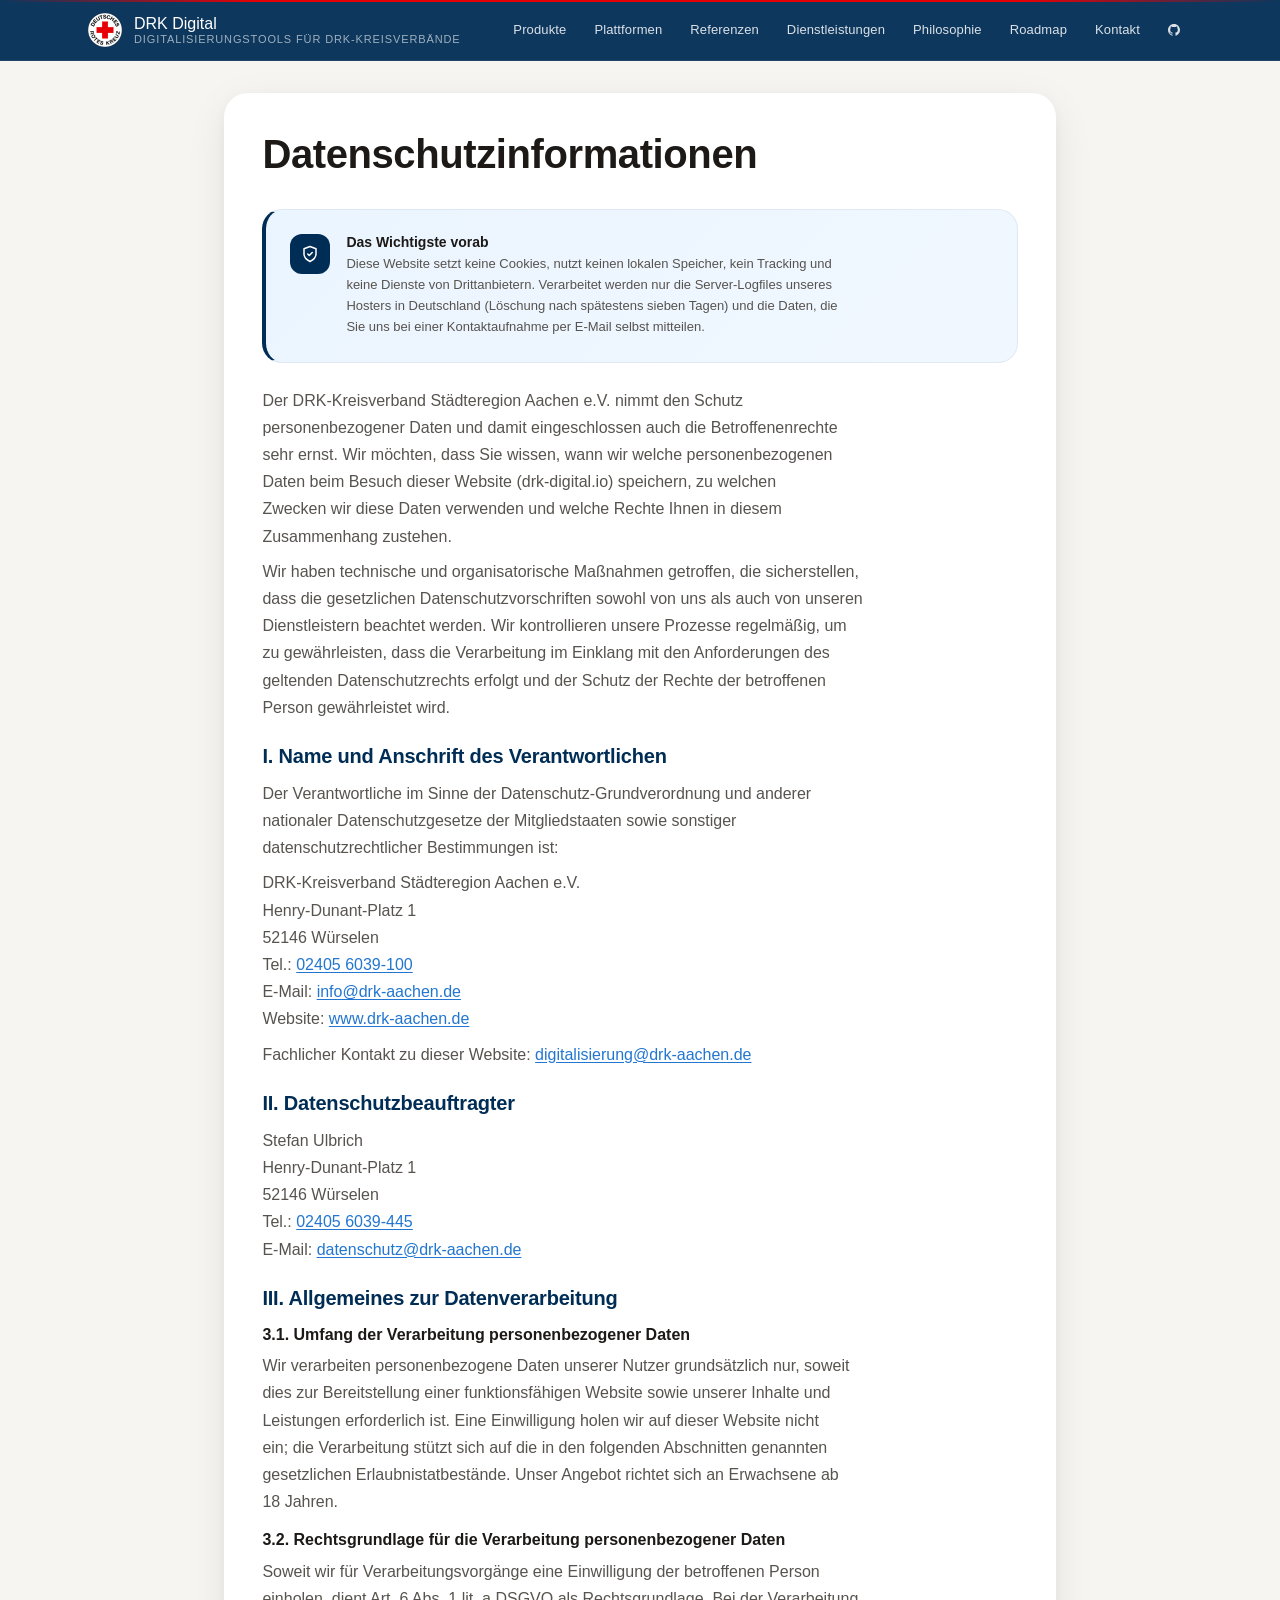
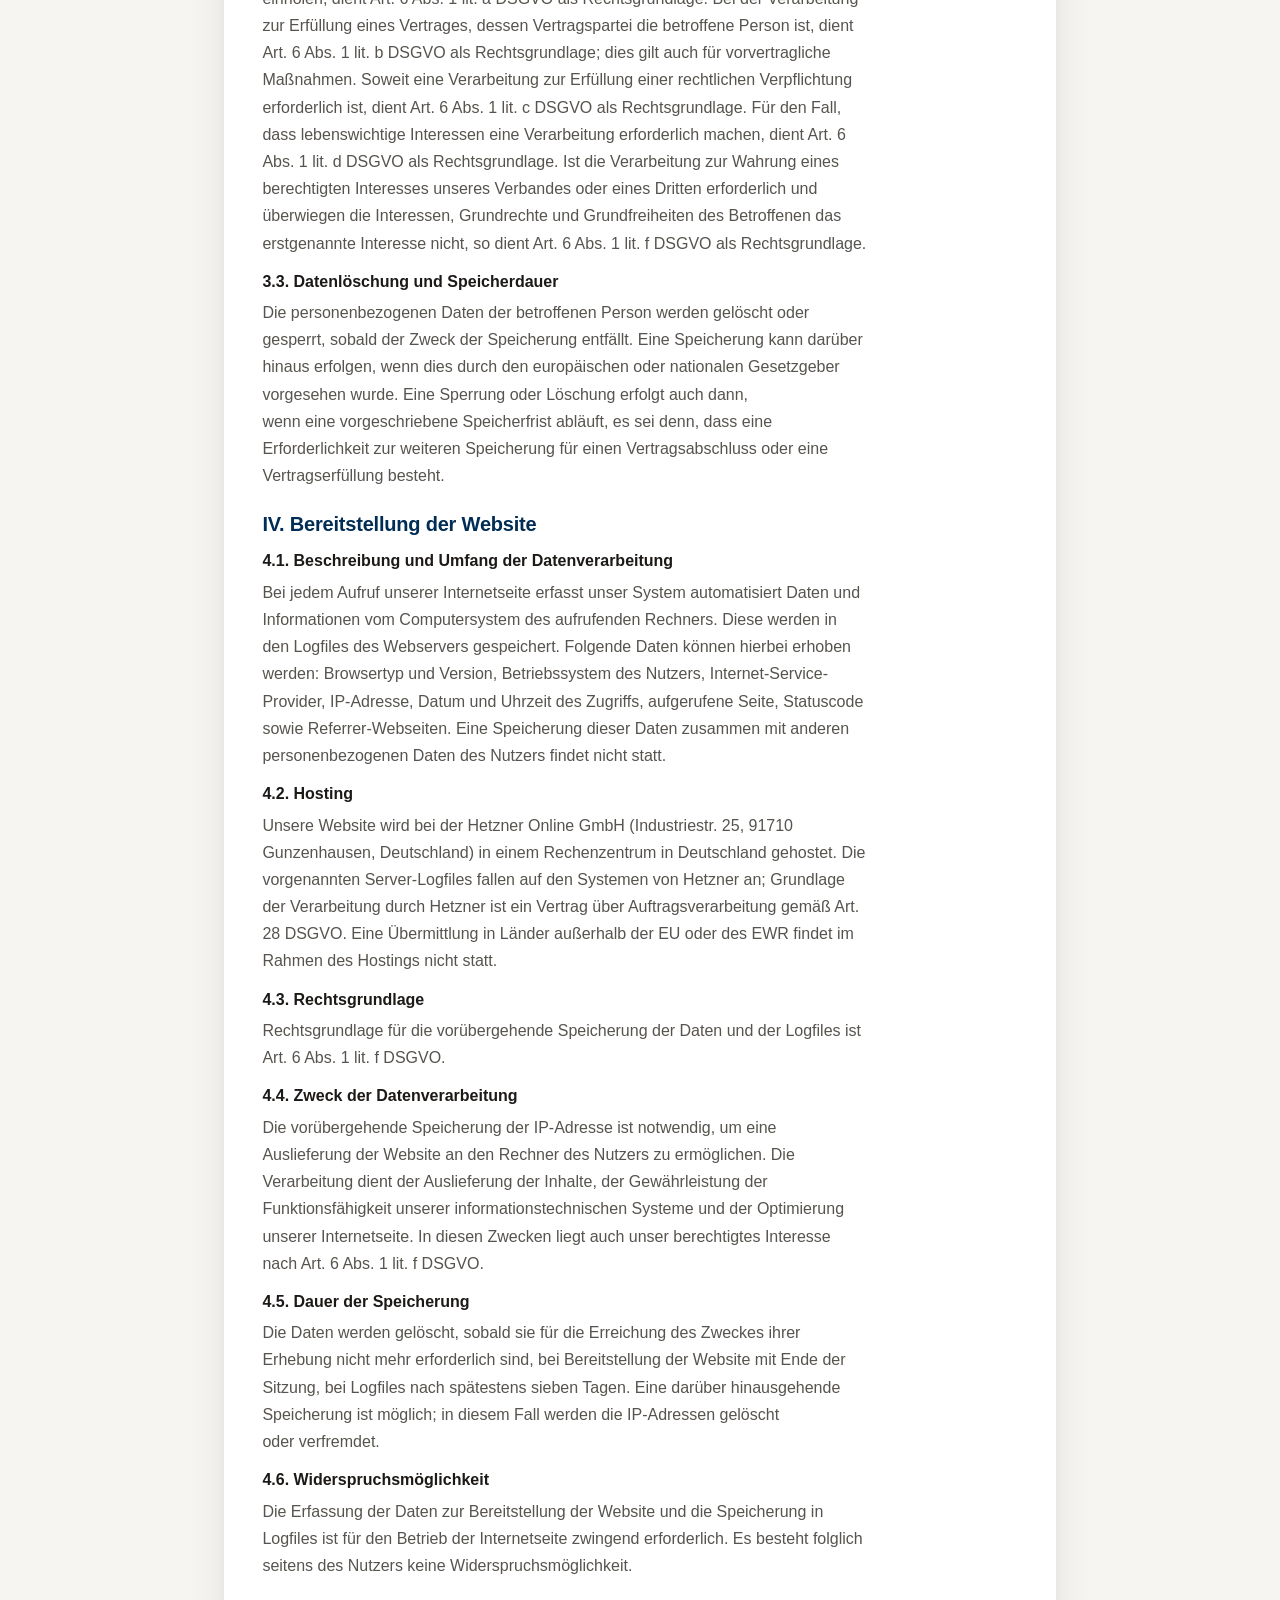
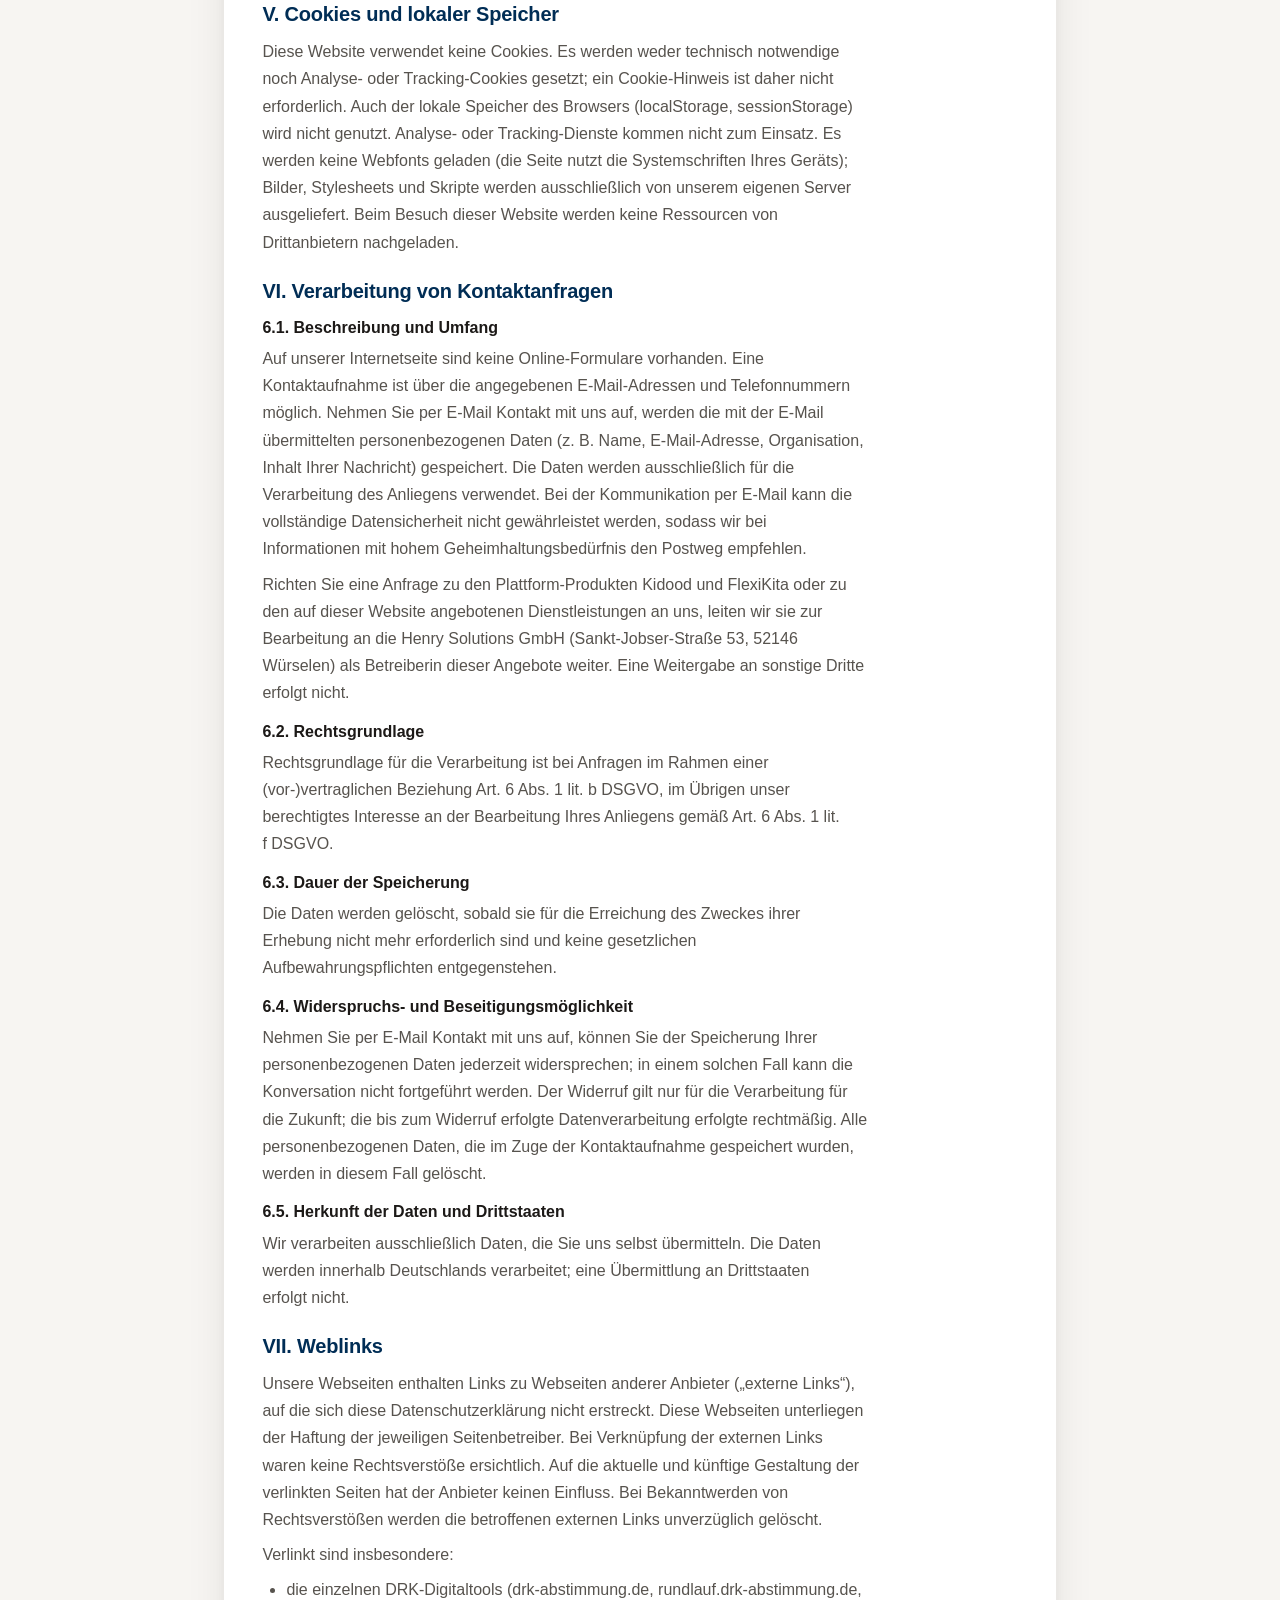
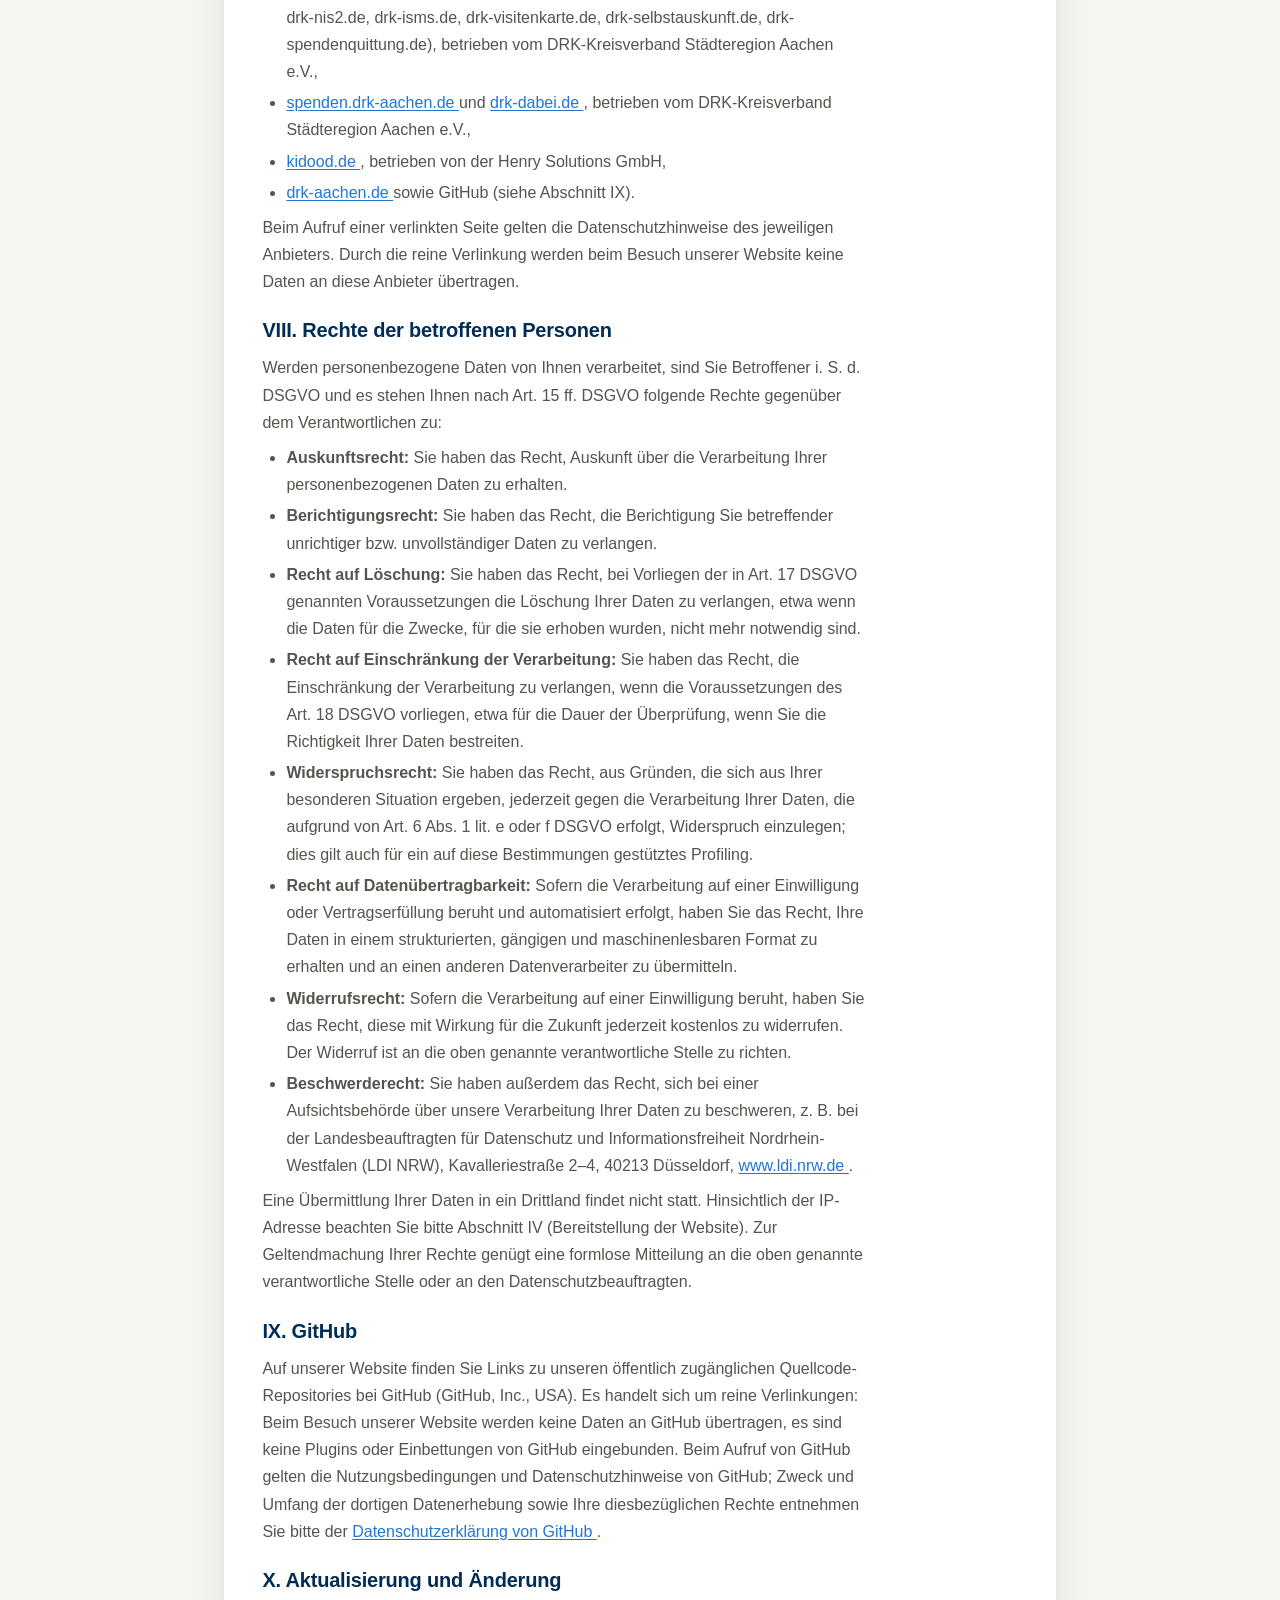
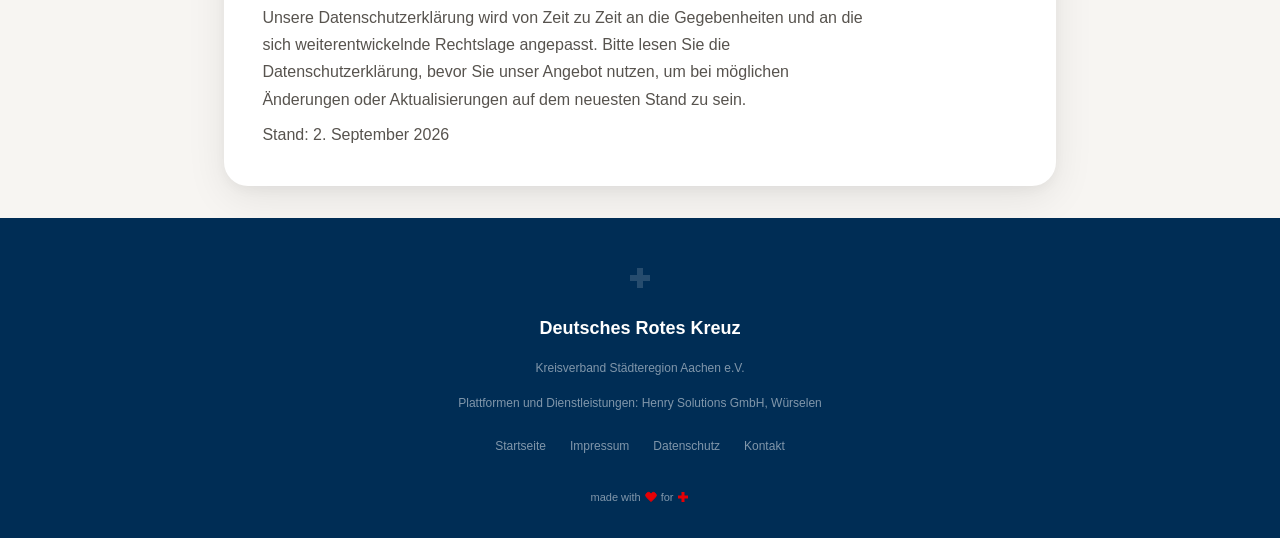
<file: datenschutz.html>
<!DOCTYPE html>
<html lang="de">
<head>
  <meta charset="UTF-8"/>
  <meta name="viewport" content="width=device-width,initial-scale=1.0"/>
  <title>Datenschutzinformationen – DRK Digital</title>
  <meta name="description" content="Datenschutz drk-digital.io: keine Cookies, kein Tracking, nur Server-Logs beim Hoster Hetzner in Deutschland. Verantwortlicher, Datenschutzbeauftragter, Rechte."/>
  <link rel="icon" type="image/svg+xml" href="/favicon.svg"/>
  <link rel="icon" type="image/png" sizes="32x32" href="/favicon-32.png"/>
  <link rel="apple-touch-icon" sizes="180x180" href="/apple-touch-icon.png"/>
  <link rel="manifest" href="/site.webmanifest"/>

  <!-- SEO / Canonical -->
  <link rel="canonical" href="https://drk-digital.io/datenschutz.html"/>
  <meta name="theme-color" content="#002d55"/>
  <meta name="color-scheme" content="light"/>
  <meta name="robots" content="index,follow"/>

  <!-- Open Graph -->
  <meta property="og:type" content="website"/>
  <meta property="og:site_name" content="DRK Digital"/>
  <meta property="og:locale" content="de_DE"/>
  <meta property="og:title" content="Datenschutzinformationen – DRK Digital"/>
  <meta property="og:description" content="Datenschutz drk-digital.io: keine Cookies, kein Tracking, nur Server-Logs beim Hoster Hetzner in Deutschland. Verantwortlicher, Datenschutzbeauftragter, Rechte."/>
  <meta property="og:url" content="https://drk-digital.io/datenschutz.html"/>
  <meta property="og:image" content="https://drk-digital.io/og-image.png"/>
  <meta property="og:image:alt" content="DRK Digital – Digitalisierungstools für das Rote Kreuz"/>

  <!-- Twitter Card -->
  <meta name="twitter:card" content="summary"/>
  <meta name="twitter:title" content="Datenschutzinformationen – DRK Digital"/>
  <meta name="twitter:description" content="Datenschutz drk-digital.io: keine Cookies, kein Tracking, nur Server-Logs beim Hoster Hetzner in Deutschland. Verantwortlicher, Datenschutzbeauftragter, Rechte."/>
  <meta name="twitter:image" content="https://drk-digital.io/og-image.png"/>
  <link rel="stylesheet" href="/styles.css"/>
  <script src="/main.js" defer></script>
</head>
<body>

  <a href="#main" class="skip-link">Zum Inhalt springen</a>

  <!-- ── Header ── -->
    <svg class="icon-sprite" hidden aria-hidden="true" focusable="false" xmlns="http://www.w3.org/2000/svg">
    <symbol id="i-arrow" viewBox="0 0 24 24" fill="none" stroke="currentColor" stroke-width="2" stroke-linecap="round" stroke-linejoin="round"><path d="M5 12h14M12 5l7 7-7 7"/></symbol>
    <symbol id="i-arrow-bold" viewBox="0 0 24 24" fill="none" stroke="currentColor" stroke-width="2.5" stroke-linecap="round" stroke-linejoin="round"><path d="M5 12h14M12 5l7 7-7 7"/></symbol>
    <symbol id="i-github" viewBox="0 0 24 24" fill="currentColor"><path d="M12 0C5.37 0 0 5.37 0 12c0 5.3 3.44 9.8 8.21 11.38.6.11.82-.26.82-.58v-2.03c-3.34.72-4.04-1.61-4.04-1.61-.55-1.38-1.33-1.75-1.33-1.75-1.09-.74.08-.73.08-.73 1.2.09 1.84 1.24 1.84 1.24 1.07 1.83 2.8 1.3 3.49 1 .1-.78.42-1.3.76-1.6-2.66-.3-5.47-1.33-5.47-5.93 0-1.31.47-2.38 1.24-3.22-.12-.3-.54-1.52.12-3.18 0 0 1.01-.32 3.3 1.23a11.5 11.5 0 0 1 3-.4c1.02 0 2.04.14 3 .4 2.28-1.55 3.29-1.23 3.29-1.23.66 1.66.24 2.88.12 3.18.77.84 1.24 1.91 1.24 3.22 0 4.61-2.81 5.63-5.48 5.93.43.37.81 1.1.81 2.22v3.29c0 .32.22.7.83.58C20.57 21.8 24 17.3 24 12c0-6.63-5.37-12-12-12z"/></symbol>
    <symbol id="i-cross" viewBox="0 0 24 24"><path d="M9 2h6v7h7v6h-7v7H9v-7H2V9h7V2z" fill="currentColor"/></symbol>
  </svg>

  <!-- ═══ HEADER ═══ -->
  <header class="header" id="header">
    <div class="header-inner">
      <a href="/" class="header-brand">
        <img src="/logo-68.png" alt="" width="34" height="34" decoding="async"/>
        <span class="header-brand-text">
          <span class="header-title">DRK Digital</span>
          <span class="header-subtitle">Digitalisierungstools für DRK-Kreisverbände</span>
        </span>
      </a>
      <nav class="header-nav" aria-label="Hauptnavigation">
        <a href="/#produkte" class="nav-link">Produkte</a>
        <a href="/#plattform" class="nav-link">Plattformen</a>
        <a href="/#einsatz" class="nav-link">Referenzen</a>
        <a href="/#dienstleistungen" class="nav-link">Dienstleistungen</a>
        <a href="/#philosophie" class="nav-link">Philosophie</a>
        <a href="/#roadmap" class="nav-link">Roadmap</a>
        <a href="mailto:digitalisierung@drk-aachen.de" class="nav-link">Kontakt</a>
        <a href="https://github.com/DRKAachen" target="_blank" rel="noopener" class="header-icon-btn" aria-label="DRK Aachen Development Team auf GitHub (öffnet in neuem Tab)">
          <svg width="18" height="18" aria-hidden="true" focusable="false"><use href="#i-github"/></svg>
        </a>
        <button type="button" class="mobile-menu-btn" aria-label="Menü öffnen" aria-expanded="false" aria-controls="mobile-nav">
          <svg width="20" height="20" viewBox="0 0 24 24" fill="none" stroke="currentColor" stroke-width="2" stroke-linecap="round" aria-hidden="true" focusable="false"><path d="M3 12h18M3 6h18M3 18h18"/></svg>
        </button>
      </nav>
    </div>
    <nav class="mobile-nav" id="mobile-nav" aria-label="Mobile Navigation">
      <a href="/#produkte">Produkte</a>
      <a href="/#plattform">Plattformen</a>
      <a href="/#einsatz">Referenzen</a>
      <a href="/#dienstleistungen">Dienstleistungen</a>
      <a href="/#philosophie">Philosophie</a>
      <a href="/#roadmap">Roadmap</a>
      <a href="mailto:digitalisierung@drk-aachen.de">Kontakt</a>
    </nav>
  </header>

  <!-- ── Content ── -->
  <main id="main">
    <div class="container">
      <div class="content-card">
        <h1>Datenschutzinformationen</h1>

        <div class="info-box">
          <div class="info-box-icon">
            <svg width="18" height="18" viewBox="0 0 24 24" fill="none" stroke="currentColor" stroke-width="2" stroke-linecap="round" stroke-linejoin="round" aria-hidden="true" focusable="false"><path d="M12 22s8-4 8-10V5l-8-3-8 3v7c0 6 8 10 8 10z"/><path d="m9 12 2 2 4-4"/></svg>
          </div>
          <div>
            <h2 class="info-box-title">Das Wichtigste vorab</h2>
            <p class="info-box-text">Diese Website setzt keine Cookies, nutzt keinen lokalen Speicher, kein Tracking und keine Dienste von Drittanbietern. Verarbeitet werden nur die Server-Logfiles unseres Hosters in Deutschland (Löschung nach spätestens sieben Tagen) und die Daten, die Sie uns bei einer Kontaktaufnahme per E-Mail selbst mitteilen.</p>
          </div>
        </div>

        <div class="content-section">
          <p>
            Der DRK-Kreisverband Städteregion Aachen e.V. nimmt den Schutz personenbezogener Daten und damit eingeschlossen auch die Betroffenenrechte sehr ernst. Wir möchten, dass Sie wissen, wann wir welche personenbezogenen Daten beim Besuch dieser Website (drk-digital.io) speichern, zu welchen Zwecken wir diese Daten verwenden und welche Rechte Ihnen in diesem Zusammenhang zustehen.
          </p>
          <p>
            Wir haben technische und organisatorische Maßnahmen getroffen, die sicherstellen, dass die gesetzlichen Datenschutzvorschriften sowohl von uns als auch von unseren Dienstleistern beachtet werden. Wir kontrollieren unsere Prozesse regelmäßig, um zu gewährleisten, dass die Verarbeitung im Einklang mit den Anforderungen des geltenden Datenschutzrechts erfolgt und der Schutz der Rechte der betroffenen Person gewährleistet wird.
          </p>
        </div>

        <div class="content-section">
          <h2>I. Name und Anschrift des Verantwortlichen</h2>
          <p>
            Der Verantwortliche im Sinne der Datenschutz-Grundverordnung und anderer nationaler Datenschutzgesetze der Mitgliedstaaten sowie sonstiger datenschutzrechtlicher Bestimmungen ist:
          </p>
          <p>
            DRK-Kreisverband Städteregion Aachen e.V.<br/>
            Henry-Dunant-Platz 1<br/>
            52146 Würselen<br/>
            Tel.: <a href="tel:+4924056039100">02405 6039-100</a><br/>
            E-Mail: <a href="mailto:info@drk-aachen.de">info@drk-aachen.de</a><br/>
            Website: <a href="https://www.drk-aachen.de" target="_blank" rel="noopener noreferrer">www.drk-aachen.de <span class="sr-only">(öffnet in neuem Tab)</span></a>
          </p>
          <p>
            Fachlicher Kontakt zu dieser Website: <a href="mailto:digitalisierung@drk-aachen.de">digitalisierung@drk-aachen.de</a>
          </p>
        </div>

        <div class="content-section">
          <h2>II. Datenschutzbeauftragter</h2>
          <p>
            Stefan Ulbrich<br/>
            Henry-Dunant-Platz 1<br/>
            52146 Würselen<br/>
            Tel.: <a href="tel:+4924056039445">02405 6039-445</a><br/>
            E-Mail: <a href="mailto:datenschutz@drk-aachen.de">datenschutz@drk-aachen.de</a>
          </p>
        </div>

        <div class="content-section">
          <h2>III. Allgemeines zur Datenverarbeitung</h2>
          <h3>3.1. Umfang der Verarbeitung personenbezogener Daten</h3>
          <p>
            Wir verarbeiten personenbezogene Daten unserer Nutzer grundsätzlich nur, soweit dies zur Bereitstellung einer funktionsfähigen Website sowie unserer Inhalte und Leistungen erforderlich ist. Eine Einwilligung holen wir auf dieser Website nicht ein; die Verarbeitung stützt sich auf die in den folgenden Abschnitten genannten gesetzlichen Erlaubnistatbestände. Unser Angebot richtet sich an Erwachsene ab 18 Jahren.
          </p>
          <h3>3.2. Rechtsgrundlage für die Verarbeitung personenbezogener Daten</h3>
          <p>
            Soweit wir für Verarbeitungsvorgänge eine Einwilligung der betroffenen Person einholen, dient Art. 6 Abs. 1 lit. a DSGVO als Rechtsgrundlage. Bei der Verarbeitung zur Erfüllung eines Vertrages, dessen Vertragspartei die betroffene Person ist, dient Art. 6 Abs. 1 lit. b DSGVO als Rechtsgrundlage; dies gilt auch für vorvertragliche Maßnahmen. Soweit eine Verarbeitung zur Erfüllung einer rechtlichen Verpflichtung erforderlich ist, dient Art. 6 Abs. 1 lit. c DSGVO als Rechtsgrundlage. Für den Fall, dass lebenswichtige Interessen eine Verarbeitung erforderlich machen, dient Art. 6 Abs. 1 lit. d DSGVO als Rechtsgrundlage. Ist die Verarbeitung zur Wahrung eines berechtigten Interesses unseres Verbandes oder eines Dritten erforderlich und überwiegen die Interessen, Grundrechte und Grundfreiheiten des Betroffenen das erstgenannte Interesse nicht, so dient Art. 6 Abs. 1 lit. f DSGVO als Rechtsgrundlage.
          </p>
          <h3>3.3. Datenlöschung und Speicherdauer</h3>
          <p>
            Die personenbezogenen Daten der betroffenen Person werden gelöscht oder gesperrt, sobald der Zweck der Speicherung entfällt. Eine Speicherung kann darüber hinaus erfolgen, wenn dies durch den europäischen oder nationalen Gesetzgeber vorgesehen wurde. Eine Sperrung oder Löschung erfolgt auch dann, wenn eine vorgeschriebene Speicherfrist abläuft, es sei denn, dass eine Erforderlichkeit zur weiteren Speicherung für einen Vertragsabschluss oder eine Vertragserfüllung besteht.
          </p>
        </div>

        <div class="content-section">
          <h2>IV. Bereitstellung der Website</h2>
          <h3>4.1. Beschreibung und Umfang der Datenverarbeitung</h3>
          <p>
            Bei jedem Aufruf unserer Internetseite erfasst unser System automatisiert Daten und Informationen vom Computersystem des aufrufenden Rechners. Diese werden in den Logfiles des Webservers gespeichert. Folgende Daten können hierbei erhoben werden: Browsertyp und Version, Betriebssystem des Nutzers, Internet-Service-Provider, IP-Adresse, Datum und Uhrzeit des Zugriffs, aufgerufene Seite, Statuscode sowie Referrer-Webseiten. Eine Speicherung dieser Daten zusammen mit anderen personenbezogenen Daten des Nutzers findet nicht statt.
          </p>
          <h3>4.2. Hosting</h3>
          <p>
            Unsere Website wird bei der Hetzner Online GmbH (Industriestr. 25, 91710 Gunzenhausen, Deutschland) in einem Rechenzentrum in Deutschland gehostet. Die vorgenannten Server-Logfiles fallen auf den Systemen von Hetzner an; Grundlage der Verarbeitung durch Hetzner ist ein Vertrag über Auftragsverarbeitung gemäß Art. 28 DSGVO. Eine Übermittlung in Länder außerhalb der EU oder des EWR findet im Rahmen des Hostings nicht statt.
          </p>
          <h3>4.3. Rechtsgrundlage</h3>
          <p>Rechtsgrundlage für die vorübergehende Speicherung der Daten und der Logfiles ist Art. 6 Abs. 1 lit. f DSGVO.</p>
          <h3>4.4. Zweck der Datenverarbeitung</h3>
          <p>
            Die vorübergehende Speicherung der IP-Adresse ist notwendig, um eine Auslieferung der Website an den Rechner des Nutzers zu ermöglichen. Die Verarbeitung dient der Auslieferung der Inhalte, der Gewährleistung der Funktionsfähigkeit unserer informationstechnischen Systeme und der Optimierung unserer Internetseite. In diesen Zwecken liegt auch unser berechtigtes Interesse nach Art. 6 Abs. 1 lit. f DSGVO.
          </p>
          <h3>4.5. Dauer der Speicherung</h3>
          <p>
            Die Daten werden gelöscht, sobald sie für die Erreichung des Zweckes ihrer Erhebung nicht mehr erforderlich sind, bei Bereitstellung der Website mit Ende der Sitzung, bei Logfiles nach spätestens sieben Tagen. Eine darüber hinausgehende Speicherung ist möglich; in diesem Fall werden die IP-Adressen gelöscht oder verfremdet.
          </p>
          <h3>4.6. Widerspruchsmöglichkeit</h3>
          <p>
            Die Erfassung der Daten zur Bereitstellung der Website und die Speicherung in Logfiles ist für den Betrieb der Internetseite zwingend erforderlich. Es besteht folglich seitens des Nutzers keine Widerspruchsmöglichkeit.
          </p>
        </div>

        <div class="content-section">
          <h2>V. Cookies und lokaler Speicher</h2>
          <p>
            Diese Website verwendet keine Cookies. Es werden weder technisch notwendige noch Analyse- oder Tracking-Cookies gesetzt; ein Cookie-Hinweis ist daher nicht erforderlich. Auch der lokale Speicher des Browsers (localStorage, sessionStorage) wird nicht genutzt. Analyse- oder Tracking-Dienste kommen nicht zum Einsatz. Es werden keine Webfonts geladen (die Seite nutzt die Systemschriften Ihres Geräts); Bilder, Stylesheets und Skripte werden ausschließlich von unserem eigenen Server ausgeliefert. Beim Besuch dieser Website werden keine Ressourcen von Drittanbietern nachgeladen.
          </p>
        </div>

        <div class="content-section">
          <h2>VI. Verarbeitung von Kontaktanfragen</h2>
          <h3>6.1. Beschreibung und Umfang</h3>
          <p>
            Auf unserer Internetseite sind keine Online-Formulare vorhanden. Eine Kontaktaufnahme ist über die angegebenen E-Mail-Adressen und Telefonnummern möglich. Nehmen Sie per E-Mail Kontakt mit uns auf, werden die mit der E-Mail übermittelten personenbezogenen Daten (z. B. Name, E-Mail-Adresse, Organisation, Inhalt Ihrer Nachricht) gespeichert. Die Daten werden ausschließlich für die Verarbeitung des Anliegens verwendet. Bei der Kommunikation per E-Mail kann die vollständige Datensicherheit nicht gewährleistet werden, sodass wir bei Informationen mit hohem Geheimhaltungsbedürfnis den Postweg empfehlen.
          </p>
          <p>
            Richten Sie eine Anfrage zu den Plattform-Produkten Kidood und FlexiKita oder zu den auf dieser Website angebotenen Dienstleistungen an uns, leiten wir sie zur Bearbeitung an die Henry Solutions GmbH (Sankt-Jobser-Straße 53, 52146 Würselen) als Betreiberin dieser Angebote weiter. Eine Weitergabe an sonstige Dritte erfolgt nicht.
          </p>
          <h3>6.2. Rechtsgrundlage</h3>
          <p>
            Rechtsgrundlage für die Verarbeitung ist bei Anfragen im Rahmen einer (vor-)vertraglichen Beziehung Art. 6 Abs. 1 lit. b DSGVO, im Übrigen unser berechtigtes Interesse an der Bearbeitung Ihres Anliegens gemäß Art. 6 Abs. 1 lit. f DSGVO.
          </p>
          <h3>6.3. Dauer der Speicherung</h3>
          <p>
            Die Daten werden gelöscht, sobald sie für die Erreichung des Zweckes ihrer Erhebung nicht mehr erforderlich sind und keine gesetzlichen Aufbewahrungspflichten entgegenstehen.
          </p>
          <h3>6.4. Widerspruchs- und Beseitigungsmöglichkeit</h3>
          <p>
            Nehmen Sie per E-Mail Kontakt mit uns auf, können Sie der Speicherung Ihrer personenbezogenen Daten jederzeit widersprechen; in einem solchen Fall kann die Konversation nicht fortgeführt werden. Der Widerruf gilt nur für die Verarbeitung für die Zukunft; die bis zum Widerruf erfolgte Datenverarbeitung erfolgte rechtmäßig. Alle personenbezogenen Daten, die im Zuge der Kontaktaufnahme gespeichert wurden, werden in diesem Fall gelöscht.
          </p>
          <h3>6.5. Herkunft der Daten und Drittstaaten</h3>
          <p>
            Wir verarbeiten ausschließlich Daten, die Sie uns selbst übermitteln. Die Daten werden innerhalb Deutschlands verarbeitet; eine Übermittlung an Drittstaaten erfolgt nicht.
          </p>
        </div>

        <div class="content-section">
          <h2>VII. Weblinks</h2>
          <p>
            Unsere Webseiten enthalten Links zu Webseiten anderer Anbieter („externe Links“), auf die sich diese Datenschutzerklärung nicht erstreckt. Diese Webseiten unterliegen der Haftung der jeweiligen Seitenbetreiber. Bei Verknüpfung der externen Links waren keine Rechtsverstöße ersichtlich. Auf die aktuelle und künftige Gestaltung der verlinkten Seiten hat der Anbieter keinen Einfluss. Bei Bekanntwerden von Rechtsverstößen werden die betroffenen externen Links unverzüglich gelöscht.
          </p>
          <p>Verlinkt sind insbesondere:</p>
          <ul>
            <li>die einzelnen DRK-Digitaltools (drk-abstimmung.de, rundlauf.drk-abstimmung.de, drk-nis2.de, drk-isms.de, drk-visitenkarte.de, drk-selbstauskunft.de, drk-spendenquittung.de), betrieben vom DRK-Kreisverband Städteregion Aachen e.V.,</li>
            <li><a href="https://spenden.drk-aachen.de" target="_blank" rel="noopener noreferrer">spenden.drk-aachen.de <span class="sr-only">(öffnet in neuem Tab)</span></a> und <a href="https://drk-dabei.de" target="_blank" rel="noopener noreferrer">drk-dabei.de <span class="sr-only">(öffnet in neuem Tab)</span></a>, betrieben vom DRK-Kreisverband Städteregion Aachen e.V.,</li>
            <li><a href="https://www.kidood.de" target="_blank" rel="noopener noreferrer">kidood.de <span class="sr-only">(öffnet in neuem Tab)</span></a>, betrieben von der Henry Solutions GmbH,</li>
            <li><a href="https://www.drk-aachen.de" target="_blank" rel="noopener noreferrer">drk-aachen.de <span class="sr-only">(öffnet in neuem Tab)</span></a> sowie GitHub (siehe Abschnitt IX).</li>
          </ul>
          <p>Beim Aufruf einer verlinkten Seite gelten die Datenschutzhinweise des jeweiligen Anbieters. Durch die reine Verlinkung werden beim Besuch unserer Website keine Daten an diese Anbieter übertragen.</p>
        </div>

        <div class="content-section">
          <h2>VIII. Rechte der betroffenen Personen</h2>
          <p>
            Werden personenbezogene Daten von Ihnen verarbeitet, sind Sie Betroffener i. S. d. DSGVO und es stehen Ihnen nach Art. 15 ff. DSGVO folgende Rechte gegenüber dem Verantwortlichen zu:
          </p>
          <ul>
            <li><strong>Auskunftsrecht:</strong> Sie haben das Recht, Auskunft über die Verarbeitung Ihrer personenbezogenen Daten zu erhalten.</li>
            <li><strong>Berichtigungsrecht:</strong> Sie haben das Recht, die Berichtigung Sie betreffender unrichtiger bzw. unvollständiger Daten zu verlangen.</li>
            <li><strong>Recht auf Löschung:</strong> Sie haben das Recht, bei Vorliegen der in Art. 17 DSGVO genannten Voraussetzungen die Löschung Ihrer Daten zu verlangen, etwa wenn die Daten für die Zwecke, für die sie erhoben wurden, nicht mehr notwendig sind.</li>
            <li><strong>Recht auf Einschränkung der Verarbeitung:</strong> Sie haben das Recht, die Einschränkung der Verarbeitung zu verlangen, wenn die Voraussetzungen des Art. 18 DSGVO vorliegen, etwa für die Dauer der Überprüfung, wenn Sie die Richtigkeit Ihrer Daten bestreiten.</li>
            <li><strong>Widerspruchsrecht:</strong> Sie haben das Recht, aus Gründen, die sich aus Ihrer besonderen Situation ergeben, jederzeit gegen die Verarbeitung Ihrer Daten, die aufgrund von Art. 6 Abs. 1 lit. e oder f DSGVO erfolgt, Widerspruch einzulegen; dies gilt auch für ein auf diese Bestimmungen gestütztes Profiling.</li>
            <li><strong>Recht auf Datenübertragbarkeit:</strong> Sofern die Verarbeitung auf einer Einwilligung oder Vertragserfüllung beruht und automatisiert erfolgt, haben Sie das Recht, Ihre Daten in einem strukturierten, gängigen und maschinenlesbaren Format zu erhalten und an einen anderen Datenverarbeiter zu übermitteln.</li>
            <li><strong>Widerrufsrecht:</strong> Sofern die Verarbeitung auf einer Einwilligung beruht, haben Sie das Recht, diese mit Wirkung für die Zukunft jederzeit kostenlos zu widerrufen. Der Widerruf ist an die oben genannte verantwortliche Stelle zu richten.</li>
            <li><strong>Beschwerderecht:</strong> Sie haben außerdem das Recht, sich bei einer Aufsichtsbehörde über unsere Verarbeitung Ihrer Daten zu beschweren, z. B. bei der Landesbeauftragten für Datenschutz und Informationsfreiheit Nordrhein-Westfalen (LDI NRW), Kavalleriestraße 2–4, 40213 Düsseldorf, <a href="https://www.ldi.nrw.de" target="_blank" rel="noopener noreferrer">www.ldi.nrw.de <span class="sr-only">(öffnet in neuem Tab)</span></a>.</li>
          </ul>
          <p>
            Eine Übermittlung Ihrer Daten in ein Drittland findet nicht statt. Hinsichtlich der IP-Adresse beachten Sie bitte Abschnitt IV (Bereitstellung der Website). Zur Geltendmachung Ihrer Rechte genügt eine formlose Mitteilung an die oben genannte verantwortliche Stelle oder an den Datenschutzbeauftragten.
          </p>
        </div>

        <div class="content-section">
          <h2>IX. GitHub</h2>
          <p>
            Auf unserer Website finden Sie Links zu unseren öffentlich zugänglichen Quellcode-Repositories bei GitHub (GitHub, Inc., USA). Es handelt sich um reine Verlinkungen: Beim Besuch unserer Website werden keine Daten an GitHub übertragen, es sind keine Plugins oder Einbettungen von GitHub eingebunden. Beim Aufruf von GitHub gelten die Nutzungsbedingungen und Datenschutzhinweise von GitHub; Zweck und Umfang der dortigen Datenerhebung sowie Ihre diesbezüglichen Rechte entnehmen Sie bitte der <a href="https://docs.github.com/de/site-policy/privacy-policies/github-general-privacy-statement" target="_blank" rel="noopener noreferrer">Datenschutzerklärung von GitHub <span class="sr-only">(öffnet in neuem Tab)</span></a>.
          </p>
        </div>

        <div class="content-section">
          <h2>X. Aktualisierung und Änderung</h2>
          <p>
            Unsere Datenschutzerklärung wird von Zeit zu Zeit an die Gegebenheiten und an die sich weiterentwickelnde Rechtslage angepasst. Bitte lesen Sie die Datenschutzerklärung, bevor Sie unser Angebot nutzen, um bei möglichen Änderungen oder Aktualisierungen auf dem neuesten Stand zu sein.
          </p>
          <p>Stand: 2. September 2026</p>
        </div>
      </div>
    </div>
  </main>

  <!-- ── Footer ── -->
    <!-- ═══ FOOTER ═══ -->
  <footer class="footer">
    <div class="container">
      <div class="footer-inner">
        <svg class="footer-cross" aria-hidden="true" focusable="false"><use href="#i-cross"/></svg>
        <div class="footer-org">Deutsches Rotes Kreuz</div>
        <div class="footer-kv">Kreisverband Städteregion Aachen e.V.</div>
        <div class="footer-kv">Plattformen und Dienstleistungen: Henry Solutions GmbH, Würselen</div>
        <nav class="footer-links" aria-label="Fußzeile">
          <a href="/">Startseite</a>
          <a href="/impressum.html">Impressum</a>
          <a href="/datenschutz.html">Datenschutz</a>
          <a href="mailto:digitalisierung@drk-aachen.de">Kontakt</a>
        </nav>
        <div class="footer-heart" role="img" aria-label="Mit Herz für das Deutsche Rote Kreuz">
          made with
          <svg viewBox="0 0 24 24" fill="#e60005" stroke="#e60005" stroke-width="2" aria-hidden="true" focusable="false"><path d="M20.84 4.61a5.5 5.5 0 0 0-7.78 0L12 5.67l-1.06-1.06a5.5 5.5 0 0 0-7.78 7.78l1.06 1.06L12 21.23l7.78-7.78 1.06-1.06a5.5 5.5 0 0 0 0-7.78z"/></svg>
          for
          <svg viewBox="0 0 24 24" aria-hidden="true" focusable="false"><path d="M9 2h6v7h7v6h-7v7H9v-7H2V9h7V2z" fill="#e60005"/></svg>
        </div>
      </div>
    </div>
  </footer>

</body>
</html>
</file>
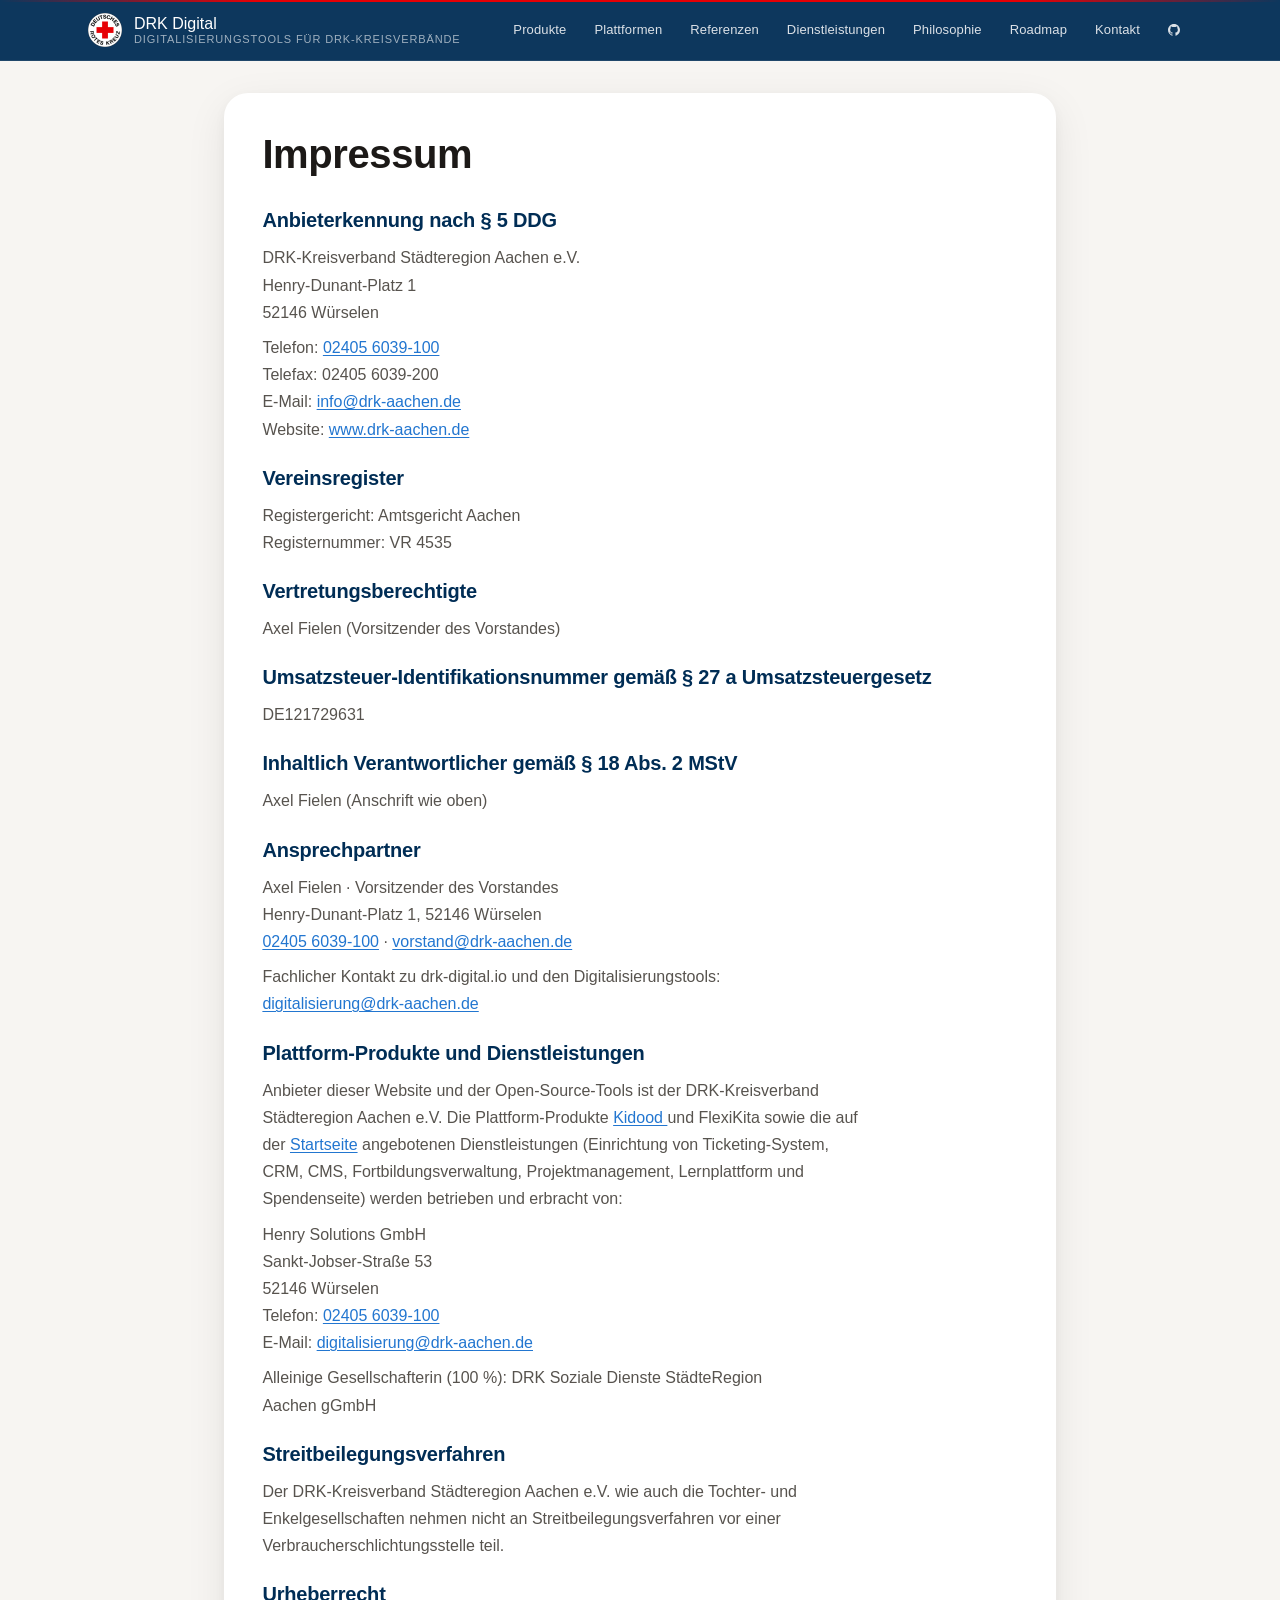
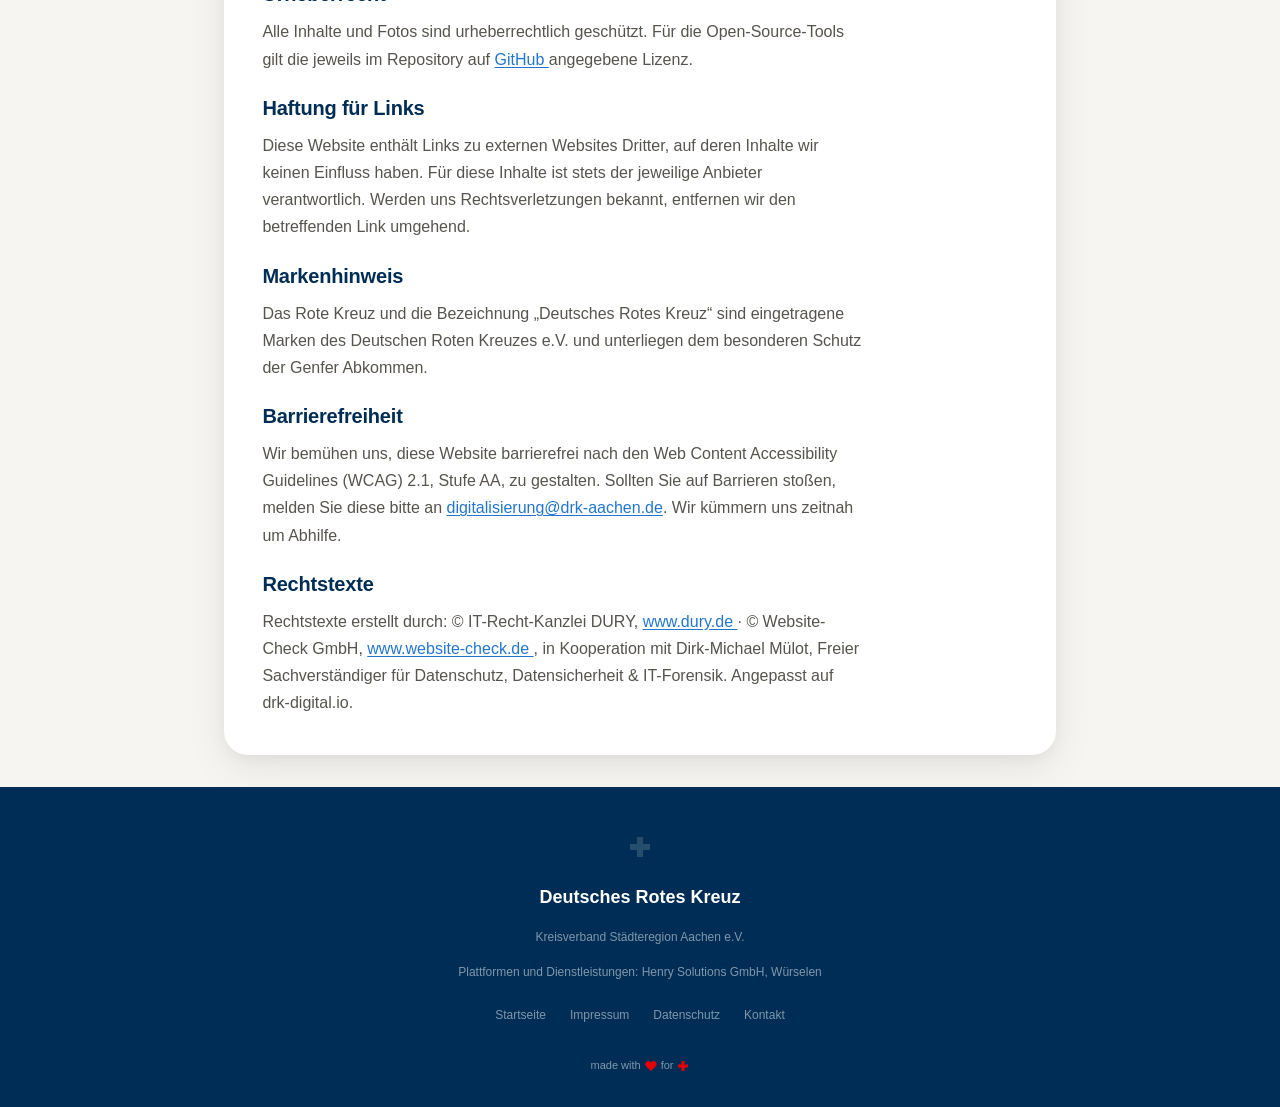
<file: impressum.html>
<!DOCTYPE html>
<html lang="de">
<head>
  <meta charset="UTF-8"/>
  <meta name="viewport" content="width=device-width,initial-scale=1.0"/>
  <title>Impressum – DRK Digital</title>
  <meta name="description" content="Impressum drk-digital.io: Anbieter DRK-Kreisverband Städteregion Aachen e.V. Plattformen und Dienstleistungen: Henry Solutions GmbH. Register, Kontakt."/>
  <link rel="icon" type="image/svg+xml" href="/favicon.svg"/>
  <link rel="icon" type="image/png" sizes="32x32" href="/favicon-32.png"/>
  <link rel="apple-touch-icon" sizes="180x180" href="/apple-touch-icon.png"/>
  <link rel="manifest" href="/site.webmanifest"/>

  <!-- SEO / Canonical -->
  <link rel="canonical" href="https://drk-digital.io/impressum.html"/>
  <meta name="theme-color" content="#002d55"/>
  <meta name="color-scheme" content="light"/>
  <meta name="robots" content="index,follow"/>

  <!-- Open Graph -->
  <meta property="og:type" content="website"/>
  <meta property="og:site_name" content="DRK Digital"/>
  <meta property="og:locale" content="de_DE"/>
  <meta property="og:title" content="Impressum – DRK Digital"/>
  <meta property="og:description" content="Impressum drk-digital.io: Anbieter DRK-Kreisverband Städteregion Aachen e.V. Plattformen und Dienstleistungen: Henry Solutions GmbH. Register, Kontakt."/>
  <meta property="og:url" content="https://drk-digital.io/impressum.html"/>
  <meta property="og:image" content="https://drk-digital.io/og-image.png"/>
  <meta property="og:image:alt" content="DRK Digital – Digitalisierungstools für das Rote Kreuz"/>

  <!-- Twitter Card -->
  <meta name="twitter:card" content="summary"/>
  <meta name="twitter:title" content="Impressum – DRK Digital"/>
  <meta name="twitter:description" content="Impressum drk-digital.io: Anbieter DRK-Kreisverband Städteregion Aachen e.V. Plattformen und Dienstleistungen: Henry Solutions GmbH. Register, Kontakt."/>
  <meta name="twitter:image" content="https://drk-digital.io/og-image.png"/>
  <link rel="stylesheet" href="/styles.css"/>
  <script src="/main.js" defer></script>
</head>
<body>

  <a href="#main" class="skip-link">Zum Inhalt springen</a>

  <!-- ── Header ── -->
    <svg class="icon-sprite" hidden aria-hidden="true" focusable="false" xmlns="http://www.w3.org/2000/svg">
    <symbol id="i-arrow" viewBox="0 0 24 24" fill="none" stroke="currentColor" stroke-width="2" stroke-linecap="round" stroke-linejoin="round"><path d="M5 12h14M12 5l7 7-7 7"/></symbol>
    <symbol id="i-arrow-bold" viewBox="0 0 24 24" fill="none" stroke="currentColor" stroke-width="2.5" stroke-linecap="round" stroke-linejoin="round"><path d="M5 12h14M12 5l7 7-7 7"/></symbol>
    <symbol id="i-github" viewBox="0 0 24 24" fill="currentColor"><path d="M12 0C5.37 0 0 5.37 0 12c0 5.3 3.44 9.8 8.21 11.38.6.11.82-.26.82-.58v-2.03c-3.34.72-4.04-1.61-4.04-1.61-.55-1.38-1.33-1.75-1.33-1.75-1.09-.74.08-.73.08-.73 1.2.09 1.84 1.24 1.84 1.24 1.07 1.83 2.8 1.3 3.49 1 .1-.78.42-1.3.76-1.6-2.66-.3-5.47-1.33-5.47-5.93 0-1.31.47-2.38 1.24-3.22-.12-.3-.54-1.52.12-3.18 0 0 1.01-.32 3.3 1.23a11.5 11.5 0 0 1 3-.4c1.02 0 2.04.14 3 .4 2.28-1.55 3.29-1.23 3.29-1.23.66 1.66.24 2.88.12 3.18.77.84 1.24 1.91 1.24 3.22 0 4.61-2.81 5.63-5.48 5.93.43.37.81 1.1.81 2.22v3.29c0 .32.22.7.83.58C20.57 21.8 24 17.3 24 12c0-6.63-5.37-12-12-12z"/></symbol>
    <symbol id="i-cross" viewBox="0 0 24 24"><path d="M9 2h6v7h7v6h-7v7H9v-7H2V9h7V2z" fill="currentColor"/></symbol>
  </svg>

  <!-- ═══ HEADER ═══ -->
  <header class="header" id="header">
    <div class="header-inner">
      <a href="/" class="header-brand">
        <img src="/logo-68.png" alt="" width="34" height="34" decoding="async"/>
        <span class="header-brand-text">
          <span class="header-title">DRK Digital</span>
          <span class="header-subtitle">Digitalisierungstools für DRK-Kreisverbände</span>
        </span>
      </a>
      <nav class="header-nav" aria-label="Hauptnavigation">
        <a href="/#produkte" class="nav-link">Produkte</a>
        <a href="/#plattform" class="nav-link">Plattformen</a>
        <a href="/#einsatz" class="nav-link">Referenzen</a>
        <a href="/#dienstleistungen" class="nav-link">Dienstleistungen</a>
        <a href="/#philosophie" class="nav-link">Philosophie</a>
        <a href="/#roadmap" class="nav-link">Roadmap</a>
        <a href="mailto:digitalisierung@drk-aachen.de" class="nav-link">Kontakt</a>
        <a href="https://github.com/DRKAachen" target="_blank" rel="noopener" class="header-icon-btn" aria-label="DRK Aachen Development Team auf GitHub (öffnet in neuem Tab)">
          <svg width="18" height="18" aria-hidden="true" focusable="false"><use href="#i-github"/></svg>
        </a>
        <button type="button" class="mobile-menu-btn" aria-label="Menü öffnen" aria-expanded="false" aria-controls="mobile-nav">
          <svg width="20" height="20" viewBox="0 0 24 24" fill="none" stroke="currentColor" stroke-width="2" stroke-linecap="round" aria-hidden="true" focusable="false"><path d="M3 12h18M3 6h18M3 18h18"/></svg>
        </button>
      </nav>
    </div>
    <nav class="mobile-nav" id="mobile-nav" aria-label="Mobile Navigation">
      <a href="/#produkte">Produkte</a>
      <a href="/#plattform">Plattformen</a>
      <a href="/#einsatz">Referenzen</a>
      <a href="/#dienstleistungen">Dienstleistungen</a>
      <a href="/#philosophie">Philosophie</a>
      <a href="/#roadmap">Roadmap</a>
      <a href="mailto:digitalisierung@drk-aachen.de">Kontakt</a>
    </nav>
  </header>

  <!-- ── Content ── -->
  <main id="main">
    <div class="container">
      <div class="content-card">
        <h1>Impressum</h1>

        <div class="content-section">
          <h2>Anbieterkennung nach § 5 DDG</h2>
          <p>
            DRK-Kreisverband Städteregion Aachen e.V.<br/>
            Henry-Dunant-Platz 1<br/>
            52146 Würselen
          </p>
          <p>
            Telefon: <a href="tel:+4924056039100">02405 6039-100</a><br/>
            Telefax: 02405 6039-200<br/>
            E-Mail: <a href="mailto:info@drk-aachen.de">info@drk-aachen.de</a><br/>
            Website: <a href="https://www.drk-aachen.de" target="_blank" rel="noopener noreferrer">www.drk-aachen.de <span class="sr-only">(öffnet in neuem Tab)</span></a>
          </p>
        </div>

        <div class="content-section">
          <h2>Vereinsregister</h2>
          <p>
            Registergericht: Amtsgericht Aachen<br/>
            Registernummer: VR 4535
          </p>
        </div>

        <div class="content-section">
          <h2>Vertretungsberechtigte</h2>
          <p>Axel Fielen (Vorsitzender des Vorstandes)</p>
        </div>

        <div class="content-section">
          <h2>Umsatzsteuer-Identifikationsnummer gemäß § 27 a Umsatzsteuergesetz</h2>
          <p>DE121729631</p>
        </div>

        <div class="content-section">
          <h2>Inhaltlich Verantwortlicher gemäß § 18 Abs. 2 MStV</h2>
          <p>Axel Fielen (Anschrift wie oben)</p>
        </div>

        <div class="content-section">
          <h2>Ansprechpartner</h2>
          <p>
            Axel Fielen · Vorsitzender des Vorstandes<br/>
            Henry-Dunant-Platz 1, 52146 Würselen<br/>
            <a href="tel:+4924056039100">02405 6039-100</a> · <a href="mailto:vorstand@drk-aachen.de">vorstand@drk-aachen.de</a>
          </p>
          <p>
            Fachlicher Kontakt zu drk-digital.io und den Digitalisierungstools: <a href="mailto:digitalisierung@drk-aachen.de">digitalisierung@drk-aachen.de</a>
          </p>
        </div>

        <div class="content-section">
          <h2>Plattform-Produkte und Dienstleistungen</h2>
          <p>
            Anbieter dieser Website und der Open-Source-Tools ist der DRK-Kreisverband Städteregion Aachen e.V. Die Plattform-Produkte <a href="https://www.kidood.de" target="_blank" rel="noopener noreferrer">Kidood <span class="sr-only">(öffnet in neuem Tab)</span></a> und FlexiKita sowie die auf der <a href="/">Startseite</a> angebotenen Dienstleistungen (Einrichtung von Ticketing-System, CRM, CMS, Fortbildungsverwaltung, Projektmanagement, Lernplattform und Spendenseite) werden betrieben und erbracht von:
          </p>
          <p>
            Henry Solutions GmbH<br/>
            Sankt-Jobser-Straße 53<br/>
            52146 Würselen<br/>
            Telefon: <a href="tel:+4924056039100">02405 6039-100</a><br/>
            E-Mail: <a href="mailto:digitalisierung@drk-aachen.de">digitalisierung@drk-aachen.de</a>
          </p>
          <p>
            Alleinige Gesellschafterin (100 %): DRK Soziale Dienste StädteRegion Aachen gGmbH
          </p>
        </div>

        <div class="content-section">
          <h2>Streitbeilegungsverfahren</h2>
          <p>
            Der DRK-Kreisverband Städteregion Aachen e.V. wie auch die Tochter- und Enkelgesellschaften nehmen nicht an Streitbeilegungsverfahren vor einer Verbraucherschlichtungsstelle teil.
          </p>
        </div>

        <div class="content-section">
          <h2>Urheberrecht</h2>
          <p>
            Alle Inhalte und Fotos sind urheberrechtlich geschützt. Für die Open-Source-Tools gilt die jeweils im Repository auf <a href="https://github.com/DRKAachen" target="_blank" rel="noopener noreferrer">GitHub <span class="sr-only">(öffnet in neuem Tab)</span></a> angegebene Lizenz.
          </p>
        </div>

        <div class="content-section">
          <h2>Haftung für Links</h2>
          <p>
            Diese Website enthält Links zu externen Websites Dritter, auf deren Inhalte wir keinen Einfluss haben. Für diese Inhalte ist stets der jeweilige Anbieter verantwortlich. Werden uns Rechtsverletzungen bekannt, entfernen wir den betreffenden Link umgehend.
          </p>
        </div>

        <div class="content-section">
          <h2>Markenhinweis</h2>
          <p>
            Das Rote Kreuz und die Bezeichnung „Deutsches Rotes Kreuz“ sind eingetragene Marken des Deutschen Roten Kreuzes e.V. und unterliegen dem besonderen Schutz der Genfer Abkommen.
          </p>
        </div>

        <div class="content-section">
          <h2>Barrierefreiheit</h2>
          <p>
            Wir bemühen uns, diese Website barrierefrei nach den Web Content Accessibility Guidelines (WCAG) 2.1, Stufe AA, zu gestalten. Sollten Sie auf Barrieren stoßen, melden Sie diese bitte an <a href="mailto:digitalisierung@drk-aachen.de">digitalisierung@drk-aachen.de</a>. Wir kümmern uns zeitnah um Abhilfe.
          </p>
        </div>

        <div class="content-section">
          <h2>Rechtstexte</h2>
          <p>
            Rechtstexte erstellt durch: © IT-Recht-Kanzlei DURY, <a href="https://www.dury.de" target="_blank" rel="noopener noreferrer">www.dury.de <span class="sr-only">(öffnet in neuem Tab)</span></a> · © Website-Check GmbH, <a href="https://www.website-check.de" target="_blank" rel="noopener noreferrer">www.website-check.de <span class="sr-only">(öffnet in neuem Tab)</span></a>, in Kooperation mit Dirk-Michael Mülot, Freier Sachverständiger für Datenschutz, Datensicherheit &amp; IT-Forensik. Angepasst auf drk-digital.io.
          </p>
        </div>
      </div>
    </div>
  </main>

  <!-- ── Footer ── -->
    <!-- ═══ FOOTER ═══ -->
  <footer class="footer">
    <div class="container">
      <div class="footer-inner">
        <svg class="footer-cross" aria-hidden="true" focusable="false"><use href="#i-cross"/></svg>
        <div class="footer-org">Deutsches Rotes Kreuz</div>
        <div class="footer-kv">Kreisverband Städteregion Aachen e.V.</div>
        <div class="footer-kv">Plattformen und Dienstleistungen: Henry Solutions GmbH, Würselen</div>
        <nav class="footer-links" aria-label="Fußzeile">
          <a href="/">Startseite</a>
          <a href="/impressum.html">Impressum</a>
          <a href="/datenschutz.html">Datenschutz</a>
          <a href="mailto:digitalisierung@drk-aachen.de">Kontakt</a>
        </nav>
        <div class="footer-heart" role="img" aria-label="Mit Herz für das Deutsche Rote Kreuz">
          made with
          <svg viewBox="0 0 24 24" fill="#e60005" stroke="#e60005" stroke-width="2" aria-hidden="true" focusable="false"><path d="M20.84 4.61a5.5 5.5 0 0 0-7.78 0L12 5.67l-1.06-1.06a5.5 5.5 0 0 0-7.78 7.78l1.06 1.06L12 21.23l7.78-7.78 1.06-1.06a5.5 5.5 0 0 0 0-7.78z"/></svg>
          for
          <svg viewBox="0 0 24 24" aria-hidden="true" focusable="false"><path d="M9 2h6v7h7v6h-7v7H9v-7H2V9h7V2z" fill="#e60005"/></svg>
        </div>
      </div>
    </div>
  </footer>

</body>
</html>
</file>
<file: styles.css>
/* ═══════════════════════════════════════════
   DRK DIGITAL — SHARED STYLESHEET
   Extracted from inline styles across all pages.
   ═══════════════════════════════════════════ */

/* ── Design Tokens ── */
:root {
  /* Font Stacks */
  --font-display: 'Helvetica Neue', Helvetica, Arial, sans-serif;
  --font-body: 'Helvetica Neue', Helvetica, Arial, sans-serif;

  /* DRK Brand Colors */
  --drk: #e60005;
  --drk-light: #ff3344;
  --drk-glow-strong: rgba(230, 0, 5, 0.25);

  /* DRK Blue (offizielle Sekundärfarben — styleguide.drk.de) */
  --drk-blue: #002d55;
  --drk-blue-mid: #2276d0;
  --drk-blue-light: #ebf5ff;
  --drk-blue-glow: rgba(0, 45, 85, 0.15);
  --drk-blue-glow-strong: rgba(0, 45, 85, 0.25);

  /* Surfaces */
  --bg: #f7f5f2;
  --bg-warm: #f3efe9;
  --surface: #ffffff;
  --surface-muted: #f0ece6;

  /* Text */
  --text: #1c1917;
  --text-secondary: #57534e;
  --text-muted: #78716c;

  /* Borders */
  --border: #e7e5e4;
  --border-light: #f5f5f4;
  --border-hover: #d6d3d1;

  /* Status */
  --success: #166534;
  --success-bg: #f0fdf4;
  --success-border: #bbf7d0;
  --warning: #92400e;
  --warning-bg: #fffbeb;
  --warning-border: #fde68a;

  /* Info (used by datenschutz, index) */

  /* Type Scale (fluid) */
  --text-xs: clamp(0.75rem, 0.7rem + 0.25vw, 0.8125rem);
  --text-sm: clamp(0.8125rem, 0.78rem + 0.2vw, 0.875rem);
  --text-base: clamp(0.9375rem, 0.9rem + 0.2vw, 1rem);
  --text-lg: clamp(1.125rem, 1rem + 0.5vw, 1.25rem);
  --text-xl: clamp(1.5rem, 1.2rem + 1.25vw, 2rem);

  /* Spacing */
  --space-1: 0.25rem;
  --space-2: 0.5rem;
  --space-3: 0.75rem;
  --space-4: 1rem;
  --space-5: 1.25rem;
  --space-6: 1.5rem;
  --space-8: 2rem;
  --space-10: 2.5rem;
  --space-12: 3rem;
  --space-20: 5rem;

  /* Radius */
  --radius-md: 0.75rem;
  --radius-lg: 1rem;
  --radius-xl: 1.25rem;
  --radius-2xl: 1.5rem;
  --radius-full: 9999px;

  /* Shadows */
  --shadow-sm: 0 1px 3px rgba(0,0,0,0.04), 0 1px 2px rgba(0,0,0,0.03);
  --shadow-md: 0 4px 16px rgba(0,0,0,0.06), 0 2px 4px rgba(0,0,0,0.03);
  --shadow-lg: 0 12px 40px rgba(0,0,0,0.08), 0 4px 12px rgba(0,0,0,0.04);
  --shadow-xl: 0 20px 60px rgba(0,0,0,0.1), 0 8px 20px rgba(0,0,0,0.05);

  /* Transitions */
  --ease-out: cubic-bezier(0.16, 1, 0.3, 1);
  --transition-fast: 150ms var(--ease-out);
  --transition-base: 250ms var(--ease-out);
}

/* ── Reset & Base ── */
*, *::before, *::after { box-sizing: border-box; margin: 0; padding: 0; }
[hidden] { display: none !important; }
.icon-sprite { position: absolute; width: 0; height: 0; overflow: hidden; }

html {
  -webkit-font-smoothing: antialiased;
  -moz-osx-font-smoothing: grayscale;
  text-rendering: optimizeLegibility;
  scroll-behavior: smooth;
  scroll-padding-top: 5rem;
}

body {
  font-family: var(--font-body);
  color: var(--text);
  background: var(--bg);
  line-height: 1.6;
  font-size: var(--text-base);
  min-height: 100dvh;
  display: flex;
  flex-direction: column;
}

h1, h2, h3, h4 { font-family: var(--font-display); line-height: 1.15; text-wrap: balance; }
main { flex: 1 0 auto; }
p { text-wrap: pretty; max-width: 68ch; }
a { color: inherit; text-decoration: none; }

::selection {
  background: var(--drk-glow-strong);
  color: var(--text);
}

/* ── Reduced Motion ── */
@media (prefers-reduced-motion: reduce) {
  html { scroll-behavior: auto; }
  *, *::before, *::after {
    animation-duration: 0.01ms !important;
    animation-delay: 0s !important;
    animation-iteration-count: 1 !important;
    transition-duration: 0.01ms !important;
    transition-delay: 0s !important;
  }
}

/* ── Screenreader-only ── */
.sr-only {
  position: absolute;
  width: 1px;
  height: 1px;
  padding: 0;
  margin: -1px;
  overflow: hidden;
  clip: rect(0, 0, 0, 0);
  white-space: nowrap;
  border: 0;
}

/* ── Skip-Link (Accessibility) ── */
.skip-link {
  position: absolute; left: -9999px; top: 0;
  background: var(--drk); color: #fff;
  padding: 0.75rem 1.25rem; z-index: 200;
  text-decoration: none; font-weight: 600;
  border-radius: 0 0 var(--radius-md) 0;
  font-size: var(--text-sm);
}
.skip-link:focus {
  left: 0;
  outline: 3px solid #fff;
  outline-offset: -3px;
}

/* ── Focus-Visible Styles (Accessibility) ── */
a:focus-visible, button:focus-visible {
  outline: 3px solid var(--drk-blue);
  outline-offset: 2px;
  border-radius: 2px;
}
.header a:focus-visible,
.header button:focus-visible,
.header-nav a:focus-visible,
.header-icon-btn:focus-visible,
.mobile-menu-btn:focus-visible {
  outline: 3px solid #fff;
  outline-offset: 2px;
}

/* ── Container ── */
.container {
  max-width: 72rem;
  margin: 0 auto;
  padding: 0 var(--space-6);
}
@media (max-width: 640px) {
  .container { padding: 0 var(--space-4); }
}

/* ═══════════════════════════════════════════
   HEADER — Glassmorphism Sticky
   ═══════════════════════════════════════════ */
.header {
  position: sticky;
  top: 0;
  z-index: 100;
  background: rgba(0, 45, 85, 0.95);
  backdrop-filter: blur(20px);
  -webkit-backdrop-filter: blur(20px);
  border-bottom: 1px solid rgba(255,255,255,0.08);
  transition: box-shadow var(--transition-base), background var(--transition-base);
}
.header::after {
  content: '';
  position: absolute;
  top: 0;
  left: 0;
  right: 0;
  height: 2px;
  background: linear-gradient(90deg,
    transparent 0%,
    var(--drk) 20%,
    var(--drk) 80%,
    transparent 100%
  );
}
.header--scrolled {
  box-shadow: 0 4px 30px rgba(0,0,0,0.15);
}
.header-inner {
  display: flex;
  align-items: center;
  justify-content: space-between;
  gap: var(--space-4);
  height: 3.75rem;
  max-width: 72rem;
  margin: 0 auto;
  padding: 0 var(--space-6);
}
@media (max-width: 640px) {
  .header-inner { padding: 0 var(--space-4); }
}
.header-brand {
  display: flex;
  align-items: center;
  gap: var(--space-3);
  text-decoration: none;
  color: #fff;
}
.header-brand img {
  width: 34px;
  height: 34px;
}
.header-brand { flex-shrink: 0; }
.header-brand-text {
  display: flex;
  flex-direction: column;
}
.header-title {
  font-family: var(--font-display);
  font-size: var(--text-base);
  font-weight: 400;
  letter-spacing: 0;
  line-height: 1.2;
}
.header-subtitle {
  font-family: var(--font-body);
  font-size: 0.6875rem;
  font-weight: 500;
  opacity: 0.6;
  text-transform: uppercase;
  letter-spacing: 0.08em;
  line-height: 1.2;
}
@media (max-width: 1180px) {
  .header-subtitle { display: none; }
}
.header-back {
  display: flex; align-items: center; gap: var(--space-2);
  color: rgba(255,255,255,0.8); font-size: var(--text-xs);
  font-weight: 500; padding: var(--space-2) var(--space-3);
  border-radius: 9999px; transition: all var(--transition-fast);
}
.header-back:hover {
  color: #fff; background: rgba(255,255,255,0.12);
}

.header-nav {
  display: flex;
  align-items: center;
  gap: var(--space-1);
}
.header-nav a {
  color: rgba(255,255,255,0.85);
  font-size: 0.8125rem;
  font-weight: 500;
  letter-spacing: 0.01em;
  padding: 0.625rem 0.75rem;
  border-radius: 0.375rem;
  transition: all 200ms ease;
  white-space: nowrap;
}
.header-nav a:hover {
  color: #fff;
  background: rgba(255,255,255,0.1);
}
.header-icon-btn {
  display: flex;
  align-items: center;
  justify-content: center;
  width: 2.25rem;
  height: 2.25rem;
  border-radius: var(--radius-full);
  color: rgba(255,255,255,0.8);
  transition: all var(--transition-fast);
}
.header-icon-btn:hover {
  color: #fff;
  background: rgba(255,255,255,0.12);
}
@media (max-width: 900px) {
  .header-nav .nav-link { display: none; }
}

/* Mobile menu */
.mobile-menu-btn {
  display: none;
  align-items: center;
  justify-content: center;
  width: 2.25rem;
  height: 2.25rem;
  border-radius: var(--radius-full);
  color: #fff;
  cursor: pointer;
  background: none;
  border: none;
}
@media (max-width: 900px) {
  .mobile-menu-btn { display: flex; }
}
.mobile-nav {
  display: none;
  position: absolute;
  top: 100%;
  left: 0;
  right: 0;
  background: rgb(0, 32, 64);
  padding: var(--space-4) var(--space-6);
  border-bottom: 1px solid rgba(255,255,255,0.1);
}
@media (max-width: 900px) {
  .mobile-nav.open { display: flex; flex-direction: column; gap: var(--space-2); }
}
.mobile-nav a {
  color: rgba(255,255,255,0.9);
  font-size: var(--text-sm);
  font-weight: 500;
  padding: var(--space-3) var(--space-4);
  border-radius: var(--radius-md);
  transition: background var(--transition-fast);
}
.mobile-nav a:hover { background: rgba(255,255,255,0.1); }

/* ── Buttons ── */
.btn {
  display: inline-flex;
  align-items: center;
  justify-content: center;
  gap: var(--space-2);
  font-weight: 600;
  font-size: var(--text-sm);
  border: none;
  cursor: pointer;
  transition: all var(--transition-fast);
  text-decoration: none;
  min-height: 2.75rem;
  font-family: inherit;
}
.btn-primary {
  background: #fff;
  color: var(--drk-blue);
  padding: var(--space-3) var(--space-6);
  border-radius: var(--radius-full);
  box-shadow: 0 2px 12px rgba(0,0,0,0.15);
}
.btn-primary:hover {
  background: #f8f8f8;
  box-shadow: 0 4px 20px rgba(0,0,0,0.2);
  transform: translateY(-1px);
}
.btn-secondary-light {
  background: rgba(255,255,255,0.1);
  color: #fff;
  padding: var(--space-3) var(--space-6);
  border-radius: var(--radius-full);
  border: 1px solid rgba(255,255,255,0.2);
  -webkit-backdrop-filter: blur(8px);
  backdrop-filter: blur(8px);
}
.btn-secondary-light:hover {
  background: rgba(255,255,255,0.18);
  border-color: rgba(255,255,255,0.3);
}
.btn-drk {
  background: var(--drk-blue);
  color: #fff;
  padding: var(--space-3) var(--space-6);
  border-radius: var(--radius-full);
  box-shadow: 0 2px 12px var(--drk-blue-glow);
}
.btn-drk:hover {
  background: #001a38;
  box-shadow: 0 4px 20px var(--drk-blue-glow-strong);
  transform: translateY(-1px);
}
.btn-outline {
  background: transparent;
  color: var(--text);
  padding: var(--space-3) var(--space-6);
  border-radius: var(--radius-full);
  border: 1px solid var(--border);
}
.btn-outline:hover {
  border-color: var(--border-hover);
  background: var(--surface-muted);
}
.btn svg { flex-shrink: 0; }

/* ── Content Card ── */
.content-card {
  background: var(--surface);
  border-radius: var(--radius-2xl);
  box-shadow: var(--shadow-lg);
  padding: clamp(1.5rem, 3vw, 3rem);
  margin: var(--space-8) auto;
  max-width: 52rem;
}
.content-card h1 {
  font-family: var(--font-display);
  font-size: clamp(1.75rem, 1.5rem + 1.25vw, 2.5rem);
  font-weight: 700;
  color: var(--text); margin-bottom: 2rem;
  letter-spacing: -0.01em; line-height: 1.15;
}
.content-section { margin-bottom: var(--space-6); }
.content-section:last-child { margin-bottom: 0; }
.content-section h2 {
  font-family: var(--font-display);
  font-size: 1.25rem; font-weight: 600;
  color: var(--drk-blue); margin-bottom: 0.75rem;
  letter-spacing: -0.01em;
}
.content-section p {
  color: var(--text-secondary); line-height: 1.7;
}
.content-section a {
  color: var(--drk-blue-mid); text-decoration: underline; text-underline-offset: 2px;
  font-weight: 500; transition: color var(--transition-fast);
}
.content-section a:hover { color: var(--drk-blue); }
.content-section ul {
  color: var(--text-secondary); padding-left: 1.5rem;
  line-height: 1.7;
}
.content-section li { margin-bottom: 0.25rem; }
.content-section ul, .content-section ol { max-width: 68ch; }

/* ── Info Box ── */
.info-box {
  display: flex;
  align-items: flex-start;
  gap: var(--space-4);
  padding: var(--space-6);
  background: linear-gradient(135deg, var(--drk-blue-light), #f0f7ff);
  border: 1px solid rgba(0,45,85,0.06);
  border-left: 4px solid var(--drk-blue);
  border-radius: var(--radius-xl);
}
.info-box-icon {
  width: 2.5rem;
  height: 2.5rem;
  border-radius: var(--radius-md);
  background: var(--drk-blue);
  color: #fff;
  display: flex;
  align-items: center;
  justify-content: center;
  flex-shrink: 0;
}
.info-box-title {
  font-size: var(--text-sm);
  font-weight: 700;
  color: var(--text);
  margin-bottom: var(--space-1);
}
.info-box-text {
  font-size: var(--text-xs);
  color: var(--text-secondary);
  line-height: 1.6;
}

/* ── Footer ── */
.footer {
  background: var(--drk-blue);
  color: #fff;
  padding: 3rem 0 2rem;
}
.footer-inner {
  display: flex;
  flex-direction: column;
  align-items: center;
  gap: 1rem;
  text-align: center;
}
.footer-cross {
  width: 24px;
  height: 24px;
  opacity: 0.15;
  margin-bottom: 0.5rem;
}
.footer-org {
  font-family: var(--font-display);
  font-size: 1.125rem;
  font-weight: 700;
  color: #fff;
}
.footer-kv {
  font-size: 0.75rem;
  color: rgba(255,255,255,0.5);
  font-weight: 500;
}
.footer-links {
  display: flex;
  flex-wrap: wrap;
  justify-content: center;
  gap: 0 1rem;
  font-size: 0.75rem;
  color: rgba(255,255,255,0.5);
}
.footer-links a {
  display: inline-block;
  padding: 0.5rem 0.25rem;
  transition: color 150ms ease;
}
.footer-links a:hover { color: #fff; }
.footer-heart {
  font-size: 0.6875rem;
  color: rgba(255,255,255,0.5);
  display: flex;
  align-items: center;
  gap: 0.25rem;
  margin-top: 0.5rem;
}
.footer-heart svg {
  width: 12px;
  height: 12px;
}

/* ── Print ── */
@media print {
  .header, .mobile-nav, .skip-link, .footer-heart, .hero::before, .hero::after { display: none !important; }
  .fade-up { opacity: 1 !important; transform: none !important; }
  body { background: #fff; color: #000; }
  .hero, .cta-card, .featured-card, .footer { background: #fff !important; color: #000 !important; box-shadow: none !important; }
  .hero *, .cta-card *, .featured-card *, .footer * { color: #000 !important; background: transparent !important; border-color: #999 !important; box-shadow: none !important; }
  a[href^="http"]::after { content: " (" attr(href) ")"; font-size: 0.8em; }
  .product-card, .platform-card, .pillar-card, .faq-item { break-inside: avoid; box-shadow: none !important; }
  details.faq-item::details-content { content-visibility: visible; }
}

/* ── Rechtsseiten: Absatzabstände und Zwischenüberschriften ── */
.content-section p + p, .content-section ul + p, .content-section p + ul { margin-top: 0.5rem; }
.content-section h3 {
  font-family: var(--font-display);
  font-size: 1rem; font-weight: 600;
  color: var(--text); margin: 1rem 0 0.5rem;
}
.content-card .info-box { margin-bottom: var(--space-6); }
</file>
<file: index.css>
/* ═══════════════════════════════════════════
   DRK DIGITAL — PAGE-SPECIFIC STYLES (index.html)
   Ausgelagert aus dem früheren Inline-<style>-Block
   ═══════════════════════════════════════════ */

/* ═══════════════════════════════════════════
   HERO — Gradient Background
   ═══════════════════════════════════════════ */
.hero {
  background: var(--drk-blue);
  color: #fff;
  padding: clamp(5rem, 12vw, 8rem) 0 clamp(4rem, 10vw, 6rem);
  position: relative;
  overflow: hidden;
}
.hero::before {
  content: '';
  position: absolute;
  top: 50%;
  right: 8%;
  width: 40vw;
  height: 40vw;
  max-width: 500px;
  max-height: 500px;
  transform: translateY(-50%);
  background:
    linear-gradient(var(--drk), var(--drk)) center/12% 100% no-repeat,
    linear-gradient(var(--drk), var(--drk)) center/100% 12% no-repeat;
  opacity: 0.06;
  pointer-events: none;
}
.hero::after {
  content: '';
  position: absolute;
  bottom: -1px;
  left: 0;
  right: 0;
  height: 80px;
  background: var(--bg);
  clip-path: polygon(0 100%, 100% 100%, 100% 0);
}

.hero-content {
  position: relative;
  z-index: 1;
  max-width: 46rem;
}
.hero-badge {
  display: inline-flex;
  align-items: center;
  gap: 0.5rem;
  padding: 0.375rem 1rem;
  background: rgba(255,255,255,0.06);
  border: 1px solid rgba(255,255,255,0.1);
  border-radius: 0.375rem;
  font-family: var(--font-body);
  font-size: 0.75rem;
  font-weight: 600;
  letter-spacing: 0.04em;
  text-transform: uppercase;
  color: rgba(255,255,255,0.65);
  margin-bottom: 2.5rem;
  -webkit-backdrop-filter: blur(8px);
  backdrop-filter: blur(8px);
}
.hero-badge-dot {
  width: 6px;
  height: 6px;
  border-radius: 50%;
  background: #4ade80;
  box-shadow: 0 0 8px rgba(74,222,128,0.5);
  animation: pulse 2s ease-in-out infinite;
}
@keyframes pulse {
  0%, 100% { opacity: 1; }
  50% { opacity: 0.5; }
}

.hero h1 {
  font-family: var(--font-display);
  font-size: clamp(2.5rem, 1.5rem + 3.6vw, 4.5rem);
  font-weight: 700;
  letter-spacing: -0.01em;
  line-height: 1.05;
  margin-bottom: var(--space-6);
}
.hero h1 em {
  font-style: italic;
  color: rgba(255,255,255,0.7);
}
.hero-description {
  font-size: var(--text-lg);
  color: rgba(255,255,255,0.7);
  line-height: 1.6;
  margin-bottom: var(--space-8);
  max-width: 36rem;
}

.hero-actions {
  display: flex;
  gap: var(--space-3);
  flex-wrap: wrap;
  margin-bottom: var(--space-12);
}

/* Hero Stats */
.hero-stats {
  display: flex;
  flex-wrap: wrap;
  gap: clamp(1.5rem, 5vw, 4rem);
  padding-top: var(--space-8);
  border-top: 1px solid rgba(255,255,255,0.1);
}
.hero-stat {
  display: flex;
  flex-direction: column;
}
.hero-stat-value {
  font-family: var(--font-display);
  font-size: clamp(1.75rem, 1.5rem + 1.25vw, 2.5rem);
  font-weight: 700;
  line-height: 1;
  color: #fff;
}
.hero-stat-label {
  font-family: var(--font-body);
  font-size: 0.6875rem;
  font-weight: 600;
  text-transform: uppercase;
  letter-spacing: 0.08em;
  color: rgba(255,255,255,0.62);
  margin-top: 0.5rem;
}

/* Hero Button Overrides */
.hero .btn-primary {
  background: #fff;
  color: var(--drk-blue);
  padding: 0.875rem 2rem;
  border-radius: 0.5rem;
  font-weight: 600;
  font-size: var(--text-sm);
  box-shadow: 0 1px 3px rgba(0,0,0,0.1);
}
.hero .btn-primary:hover {
  background: #f8f8f8;
  box-shadow: 0 4px 12px rgba(0,0,0,0.15);
  transform: translateY(-2px);
}
.hero .btn-secondary-light {
  background: rgba(255,255,255,0.08);
  color: #fff;
  padding: 0.875rem 2rem;
  border-radius: 0.5rem;
  border: 1px solid rgba(255,255,255,0.15);
  -webkit-backdrop-filter: blur(8px);
  backdrop-filter: blur(8px);
}
.hero .btn-secondary-light:hover {
  background: rgba(255,255,255,0.15);
  border-color: rgba(255,255,255,0.25);
}

/* ═══════════════════════════════════════════
   SECTIONS — General
   ═══════════════════════════════════════════ */
.section {
  padding: clamp(var(--space-12), 8vw, var(--space-20)) 0;
}
.section-header {
  margin-bottom: var(--space-10);
}
.section-label {
  font-size: var(--text-xs);
  font-weight: 700;
  text-transform: uppercase;
  letter-spacing: 0.08em;
  color: #1d5fa8;
  margin-bottom: var(--space-3);
}
.section-title {
  font-family: var(--font-display);
  font-size: var(--text-xl);
  font-weight: 700;
  letter-spacing: -0.01em;
  color: var(--text);
  margin-bottom: var(--space-3);
}
.section-description {
  font-size: var(--text-base);
  color: var(--text-secondary);
  max-width: 40rem;
}

/* ═══════════════════════════════════════════
   PRODUCT CARDS
   ═══════════════════════════════════════════ */
.products-grid {
  display: grid;
  grid-template-columns: repeat(2, 1fr);
  gap: 1.25rem;
}
@media (max-width: 640px) {
  .products-grid { grid-template-columns: 1fr; }
}

.product-card {
  display: flex;
  flex-direction: column;
  gap: 1rem;
  padding: 1.75rem;
  background: var(--surface);
  border: 1px solid var(--border);
  border-radius: 0.75rem;
  transition: all 250ms ease;
  text-decoration: none;
  color: inherit;
  position: relative;
  overflow: hidden;
}
.product-card::before {
  content: '';
  position: absolute;
  top: 0;
  left: 1.75rem;
  right: 1.75rem;
  height: 1px;
  background: var(--drk);
  opacity: 0;
  transition: opacity 250ms ease;
}
.product-card:hover {
  border-color: var(--border-hover);
  box-shadow: 0 8px 30px rgba(0,0,0,0.06);
  transform: translateY(-2px);
}
.product-card:hover::before {
  opacity: 1;
}

.product-card-header {
  display: flex;
  align-items: flex-start;
  justify-content: space-between;
  gap: var(--space-3);
}
.product-icon-wrap {
  width: 2.75rem;
  height: 2.75rem;
  border-radius: var(--radius-lg);
  display: flex;
  align-items: center;
  justify-content: center;
  flex-shrink: 0;
}
.product-card-name {
  font-family: var(--font-display);
  font-size: 1.125rem;
  font-weight: 700;
  color: var(--text);
}
.product-card-desc {
  font-size: var(--text-xs);
  color: var(--text-secondary);
  line-height: 1.55;
  flex: 1;
}
.product-card-footer {
  display: flex;
  align-items: center;
  gap: var(--space-2);
  margin-top: auto;
  font-size: var(--text-xs);
  color: var(--text-muted);
  font-weight: 500;
}
.product-card-footer svg {
  transition: transform var(--transition-fast);
}
.product-card:hover .product-card-footer svg {
  transform: translateX(3px);
}

/* Status badges */
.badge {
  display: inline-flex;
  align-items: center;
  gap: var(--space-1);
  padding: 2px var(--space-2);
  border-radius: var(--radius-full);
  font-size: 0.6875rem;
  font-weight: 600;
  text-transform: uppercase;
  letter-spacing: 0.04em;
}
.badge-live {
  background: var(--success-bg);
  color: var(--success);
  border: 1px solid var(--success-border);
}
.badge-dev {
  background: var(--warning-bg);
  color: var(--warning);
  border: 1px solid var(--warning-border);
}
.badge-license {
  background: #eff6ff;
  color: #2563eb;
  border: 1px solid #bfdbfe;
}
.badge-service {
  background: #f5f3ff;
  color: #6d28d9;
  border: 1px solid #ddd6fe;
}

/* Wide card (spans both columns of the product grid, two inner columns) */
.product-card--wide {
  grid-column: span 2;
  display: grid;
  grid-template-columns: minmax(0, 1.5fr) minmax(0, 1fr);
  gap: var(--space-6);
}
.product-card--wide .product-card-main {
  display: flex;
  flex-direction: column;
  gap: 1rem;
}
.product-card--wide .product-card-desc {
  max-width: none;
}
.product-card--wide .product-card-aside {
  border-left: 1px solid var(--border);
  padding-left: var(--space-6);
  display: flex;
  flex-direction: column;
  gap: var(--space-3);
  justify-content: center;
}
.product-card-aside-label {
  font-size: var(--text-xs);
  font-weight: 700;
  text-transform: uppercase;
  letter-spacing: 0.08em;
  color: var(--text-secondary);
}
.product-card-aside-link {
  font-family: var(--font-display);
  font-size: var(--text-base);
  font-weight: 700;
  color: var(--drk-blue);
  display: inline-flex;
  align-items: center;
  gap: var(--space-2);
  white-space: nowrap;
}
.product-card-aside-link:hover { color: var(--drk-blue-mid); text-decoration: underline; }
.product-card-link { color: var(--drk-blue-mid); font-weight: 600; }
.product-card-link:hover { text-decoration: underline; }
.product-card-link:hover svg { transform: translateX(3px); }
@media (max-width: 640px) {
  .product-card--wide { grid-column: auto; grid-template-columns: 1fr; }
  .product-card--wide .product-card-aside { border-left: 0; padding-left: 0; border-top: 1px solid var(--border); padding-top: var(--space-4); }
}

/* ═══════════════════════════════════════════
   IM EINSATZ — Live-Anwendungen des Kreisverbands
   ═══════════════════════════════════════════ */
.einsatz-section {
  background: var(--surface);
  border-bottom: 1px solid var(--border-light);
}
.einsatz-section .platform-card {
  border-color: var(--border);
}
.einsatz-section .platform-card::before {
  background: linear-gradient(90deg, var(--drk), var(--drk-light));
}
.einsatz-section .platform-card:hover {
  border-color: var(--border-hover);
}

/* ═══════════════════════════════════════════
   PLATFORM SOLUTIONS
   ═══════════════════════════════════════════ */
.platform-section {
  background: linear-gradient(180deg, #f8fafc 0%, #eff6ff 100%);
  border-top: 1px solid var(--border-light);
  border-bottom: 1px solid var(--border-light);
}
.platform-grid {
  display: grid;
  grid-template-columns: repeat(2, 1fr);
  gap: var(--space-6);
}
@media (max-width: 640px) {
  .platform-grid { grid-template-columns: 1fr; }
}
.platform-card {
  display: flex;
  flex-direction: column;
  gap: var(--space-4);
  padding: var(--space-8);
  background: var(--surface);
  border: 1px solid var(--border-light);
  border-radius: var(--radius-xl);
  transition: all var(--transition-base);
  text-decoration: none;
  color: inherit;
  position: relative;
  overflow: hidden;
  box-shadow: var(--shadow-sm);
}
.platform-card::before {
  content: '';
  position: absolute;
  top: 0;
  left: 0;
  right: 0;
  height: 3px;
  background: linear-gradient(90deg, #2563eb, #60a5fa);
  transform: scaleX(0);
  transform-origin: left;
  transition: transform var(--transition-base);
}
.platform-card:hover {
  border-color: #93c5fd;
  box-shadow: var(--shadow-lg);
  transform: translateY(-4px);
}
.platform-card:hover::before {
  transform: scaleX(1);
}
.platform-card-header {
  display: flex;
  align-items: flex-start;
  justify-content: space-between;
  gap: var(--space-3);
}
.platform-card-name {
  font-size: var(--text-base);
  font-weight: 700;
  color: var(--text);
}
.platform-card-desc {
  font-size: var(--text-sm);
  color: var(--text-secondary);
  line-height: 1.6;
  flex: 1;
}
.platform-card-meta {
  display: flex;
  flex-wrap: wrap;
  gap: var(--space-2);
  margin-top: var(--space-1);
}
.platform-tag {
  display: inline-flex;
  align-items: center;
  gap: 4px;
  padding: 3px 10px;
  background: #f1f5f9;
  border-radius: var(--radius-full);
  font-size: 0.6875rem;
  font-weight: 500;
  color: var(--text-secondary);
}
.platform-tag svg {
  width: 12px;
  height: 12px;
}
.platform-card-footer {
  display: flex;
  align-items: center;
  gap: var(--space-2);
  margin-top: auto;
  font-size: var(--text-xs);
  color: var(--drk-blue-mid);
  font-weight: 600;
}
.platform-card-footer svg {
  transition: transform var(--transition-fast);
}
.platform-card:hover .platform-card-footer svg {
  transform: translateX(3px);
}
.platform-note {
  margin-top: var(--space-6);
  padding: var(--space-4) var(--space-5);
  background: #fff;
  border: 1px dashed #cbd5e1;
  border-radius: var(--radius-lg);
  font-size: var(--text-xs);
  color: var(--text-muted);
  line-height: 1.6;
  display: flex;
  align-items: flex-start;
  gap: var(--space-3);
}
.platform-note svg {
  flex-shrink: 0;
  margin-top: 2px;
  color: #94a3b8;
}

/* ═══════════════════════════════════════════
   FEATURED CARD (NIS-2)
   ═══════════════════════════════════════════ */
.featured-card {
  background: var(--drk-blue);
  color: #fff;
  border-radius: 1rem;
  padding: clamp(2.5rem, 5vw, 4rem);
  position: relative;
  overflow: hidden;
  box-shadow: var(--shadow-xl);
}
.featured-card::before {
  content: '';
  position: absolute;
  top: -40%;
  right: -20%;
  width: 60%;
  height: 180%;
  background: radial-gradient(ellipse, rgba(34,118,208,0.15) 0%, transparent 70%);
  pointer-events: none;
}
.featured-card-content {
  position: relative;
  z-index: 1;
}
.featured-card-badge {
  display: inline-flex;
  align-items: center;
  gap: var(--space-2);
  padding: var(--space-1) var(--space-3);
  background: rgba(255,255,255,0.1);
  border: 1px solid rgba(255,255,255,0.15);
  border-radius: var(--radius-full);
  font-size: var(--text-xs);
  font-weight: 600;
  color: rgba(255,255,255,0.9);
  margin-bottom: var(--space-6);
}
.featured-card h3 {
  font-family: var(--font-display);
  font-size: clamp(1.5rem, 1.2rem + 1.5vw, 2.25rem);
  font-weight: 700;
  letter-spacing: -0.01em;
  margin-bottom: var(--space-4);
}
.featured-card p {
  color: rgba(255,255,255,0.7);
  font-size: var(--text-base);
  line-height: 1.6;
  margin-bottom: var(--space-8);
  max-width: 36rem;
}
.featured-card-actions {
  display: flex;
  gap: var(--space-3);
  flex-wrap: wrap;
}
.btn-featured {
  background: #fff;
  color: var(--drk-blue);
  padding: var(--space-3) var(--space-6);
  border-radius: var(--radius-full);
  font-weight: 600;
  font-size: var(--text-sm);
  display: inline-flex;
  align-items: center;
  gap: var(--space-2);
  transition: all var(--transition-fast);
  border: none;
  cursor: pointer;
  text-decoration: none;
  min-height: 2.75rem;
}
.btn-featured:hover {
  background: #f0f0f0;
  transform: translateY(-1px);
  box-shadow: 0 4px 16px rgba(0,0,0,0.15);
}

/* ═══════════════════════════════════════════
   PILLARS — Philosophy / Haltung
   ═══════════════════════════════════════════ */
.pillars-grid {
  display: grid;
  grid-template-columns: repeat(3, 1fr);
  gap: var(--space-4);
}
/* 768px statt 640px: drei Säulen wären zwischen 641 und 768px zu schmal (unter 200px je Spalte) */
@media (max-width: 768px) {
  .pillars-grid { grid-template-columns: 1fr; }
}

.pillar-card {
  padding: 2rem;
  background: var(--surface);
  border: 1px solid var(--border);
  border-radius: 0.75rem;
  transition: all 250ms ease;
}
.pillar-card:hover {
  border-color: var(--border-hover);
  box-shadow: var(--shadow-md);
}
.pillar-number {
  font-family: var(--font-display);
  font-size: 3rem;
  font-style: italic;
  color: var(--drk);
  opacity: 0.2;
  line-height: 1;
  margin-bottom: 1rem;
}
.pillar-title {
  font-family: var(--font-display);
  font-size: 1.25rem;
  font-weight: 700;
  color: var(--text);
  margin-bottom: 0.5rem;
}
.pillar-text {
  font-size: var(--text-xs);
  color: var(--text-secondary);
  line-height: 1.6;
}

/* ═══════════════════════════════════════════
   ROADMAP
   ═══════════════════════════════════════════ */
.roadmap-timeline {
  position: relative;
  padding-left: 2rem;
  max-width: 40rem;
}
.roadmap-timeline::before {
  content: '';
  position: absolute;
  left: 0;
  top: 0;
  bottom: 0;
  width: 2px;
  background: linear-gradient(180deg, var(--drk) 0%, var(--border) 100%);
}
.roadmap-item {
  position: relative;
  padding-bottom: 2rem;
  padding-left: 2rem;
}
.roadmap-item::before {
  content: '';
  position: absolute;
  left: -2rem;
  top: 0.5rem;
  width: 10px;
  height: 10px;
  border-radius: 50%;
  background: var(--surface);
  border: 2px solid var(--drk);
  transform: translateX(-4px);
}
.roadmap-item:last-child { padding-bottom: 0; }
.roadmap-name {
  font-family: var(--font-display);
  font-size: 1.125rem;
  font-weight: 700;
  color: var(--text);
  margin-bottom: var(--space-1);
  display: flex;
  align-items: center;
  gap: var(--space-2);
  flex-wrap: wrap;
}
.roadmap-desc {
  font-size: var(--text-xs);
  color: var(--text-secondary);
  line-height: 1.55;
}

/* ═══════════════════════════════════════════
   CTA
   ═══════════════════════════════════════════ */
.cta-section {
  text-align: center;
  padding: clamp(var(--space-12), 8vw, var(--space-20)) 0;
}
.cta-card {
  padding: clamp(3rem, 6vw, 5rem);
  background: var(--drk-blue);
  color: #fff;
  border-radius: 1rem;
  text-align: center;
  border: none;
  box-shadow: none;
}
.cta-title {
  font-family: var(--font-display);
  font-size: clamp(1.75rem, 1.5rem + 1.25vw, 2.5rem);
  font-weight: 700;
  margin-bottom: 1rem;
  letter-spacing: -0.01em;
  color: #fff;
}
.cta-text {
  font-size: var(--text-base);
  color: rgba(255,255,255,0.7);
  margin: 0 auto 2rem;
  max-width: 32rem;
}
.cta-card .btn-drk {
  background: #fff;
  color: var(--drk-blue);
  box-shadow: 0 1px 3px rgba(0,0,0,0.1);
}
.cta-card .btn-drk:hover {
  background: #f0f0f0;
  box-shadow: 0 4px 12px rgba(0,0,0,0.15);
  transform: translateY(-2px);
}
.cta-card .btn-outline {
  background: transparent;
  color: rgba(255,255,255,0.8);
  border: 1px solid rgba(255,255,255,0.2);
}
.cta-card .btn-outline:hover {
  background: rgba(255,255,255,0.1);
  border-color: rgba(255,255,255,0.3);
  color: #fff;
}
.cta-actions {
  display: flex;
  gap: var(--space-3);
  justify-content: center;
  flex-wrap: wrap;
}

/* ═══════════════════════════════════════════
   ANIMATIONS
   ═══════════════════════════════════════════ */
.fade-up {
  opacity: 0;
  transform: translateY(32px);
  transition: opacity 0.7s cubic-bezier(0.16, 1, 0.3, 1),
              transform 0.7s cubic-bezier(0.16, 1, 0.3, 1);
}
.fade-up.visible {
  opacity: 1;
  transform: translateY(0);
}
/* Staggered children */
.stagger > .fade-up:nth-child(1) { transition-delay: 0ms; }
.stagger > .fade-up:nth-child(2) { transition-delay: 80ms; }
.stagger > .fade-up:nth-child(3) { transition-delay: 160ms; }
.stagger > .fade-up:nth-child(4) { transition-delay: 240ms; }
.stagger > .fade-up:nth-child(5) { transition-delay: 320ms; }
.stagger > .fade-up:nth-child(6) { transition-delay: 400ms; }
.stagger > .fade-up:nth-child(7) { transition-delay: 480ms; }
.stagger > .fade-up:nth-child(8) { transition-delay: 560ms; }

/* Hero clip-path reveal */
@keyframes revealUp {
  from { clip-path: inset(100% 0 0 0); transform: translateY(20px); }
  to { clip-path: inset(0 0 0 0); transform: translateY(0); }
}
.hero h1 { animation: revealUp 0.8s cubic-bezier(0.16, 1, 0.3, 1) 0.05s both; }
.hero-description { animation: revealUp 0.8s cubic-bezier(0.16, 1, 0.3, 1) 0.15s both; }
.hero-actions { animation: revealUp 0.8s cubic-bezier(0.16, 1, 0.3, 1) 0.25s both; }
.hero-stats { animation: revealUp 0.8s cubic-bezier(0.16, 1, 0.3, 1) 0.35s both; }


/* ═══════════════════════════════════════════
   ICON COLOUR VARIANTS (ersetzen Inline-Styles)
   ═══════════════════════════════════════════ */
.icon-red    { background: linear-gradient(135deg, #fef2f2, #fee2e2); color: #dc2626; }
.icon-indigo { background: linear-gradient(135deg, #eef2ff, #e0e7ff); color: #4f46e5; }
.icon-blue   { background: linear-gradient(135deg, #eff6ff, #dbeafe); color: #2563eb; }
.icon-green  { background: linear-gradient(135deg, #f0fdf4, #dcfce7); color: #16a34a; }
.icon-orange { background: linear-gradient(135deg, #fff7ed, #fed7aa); color: #ea580c; }
.icon-pink   { background: linear-gradient(135deg, #fdf2f8, #fce7f3); color: #db2777; }
.icon-teal   { background: linear-gradient(135deg, #f0fdfa, #ccfbf1); color: #0d9488; }
.icon-violet { background: linear-gradient(135deg, #f5f3ff, #ede9fe); color: #7c3aed; }

/* Section modifiers */
.section--flush { padding-top: 0; }
.section--warm { background: var(--bg-warm); }
.info-box--spaced { margin-top: var(--space-8); }

/* Headings inside cards keep card typography */
h3.product-card-name, h3.platform-card-name, h3.pillar-title, h3.roadmap-name, h3.info-box-title { line-height: 1.25; text-wrap: balance; }

/* Roadmap on small screens */
@media (max-width: 640px) {
  .roadmap-timeline { padding-left: 0.75rem; }
  .roadmap-item { padding-left: 1.25rem; }
  .roadmap-item::before { left: -0.75rem; }
}

/* ═══════════════════════════════════════════
   FAQ
   ═══════════════════════════════════════════ */
.faq-list {
  display: grid;
  gap: var(--space-3);
  max-width: 48rem;
}
.faq-item {
  background: var(--surface);
  border: 1px solid var(--border);
  border-radius: 0.75rem;
  transition: border-color 250ms ease, box-shadow 250ms ease;
}
.faq-item[open] { border-color: var(--border-hover); box-shadow: var(--shadow-md); }
.faq-item summary {
  cursor: pointer;
  list-style: none;
  display: flex;
  align-items: center;
  justify-content: space-between;
  gap: var(--space-4);
  padding: var(--space-4) var(--space-5);
  font-family: var(--font-display);
  font-weight: 700;
  font-size: var(--text-base);
  color: var(--text);
}
.faq-item summary::-webkit-details-marker { display: none; }
.faq-item summary::after {
  content: '';
  flex-shrink: 0;
  width: 0.6rem;
  height: 0.6rem;
  border-right: 2px solid var(--drk-blue-mid);
  border-bottom: 2px solid var(--drk-blue-mid);
  transform: rotate(45deg);
  transition: transform 200ms ease;
  margin-right: 0.25rem;
}
.faq-item[open] summary::after { transform: rotate(-135deg); }
.faq-item summary:focus-visible { outline: 2px solid var(--drk-blue-mid); outline-offset: 2px; border-radius: 0.75rem; }
.faq-item p {
  padding: 0 var(--space-5) var(--space-5);
  font-size: var(--text-sm);
  color: var(--text-secondary);
  line-height: 1.65;
}
.faq-item a { color: var(--drk-blue-mid); text-decoration: underline; text-underline-offset: 2px; }

/* CTA e-mail line */
.cta-mail {
  margin-top: var(--space-5);
  font-size: var(--text-sm);
  color: rgba(255,255,255,0.75);
}
.cta-mail a { color: #fff; text-decoration: underline; text-underline-offset: 3px; }
</file>
<file: nojs.css>
/* Fallback ohne JavaScript (eingebunden per <noscript>) */
/* 1. Per Scroll eingeblendete Elemente sofort sichtbar */
.fade-up { opacity: 1 !important; transform: none !important; }
/* 2. Navigation ohne Menü-Script: Mobilmenü statisch unter dem Header anzeigen, Header nicht mehr sticky */
@media (max-width: 900px) {
  .header { position: static; }
  .mobile-menu-btn { display: none !important; }
  .mobile-nav { display: flex; flex-direction: column; gap: 0.5rem; position: static; }
}
</file>
